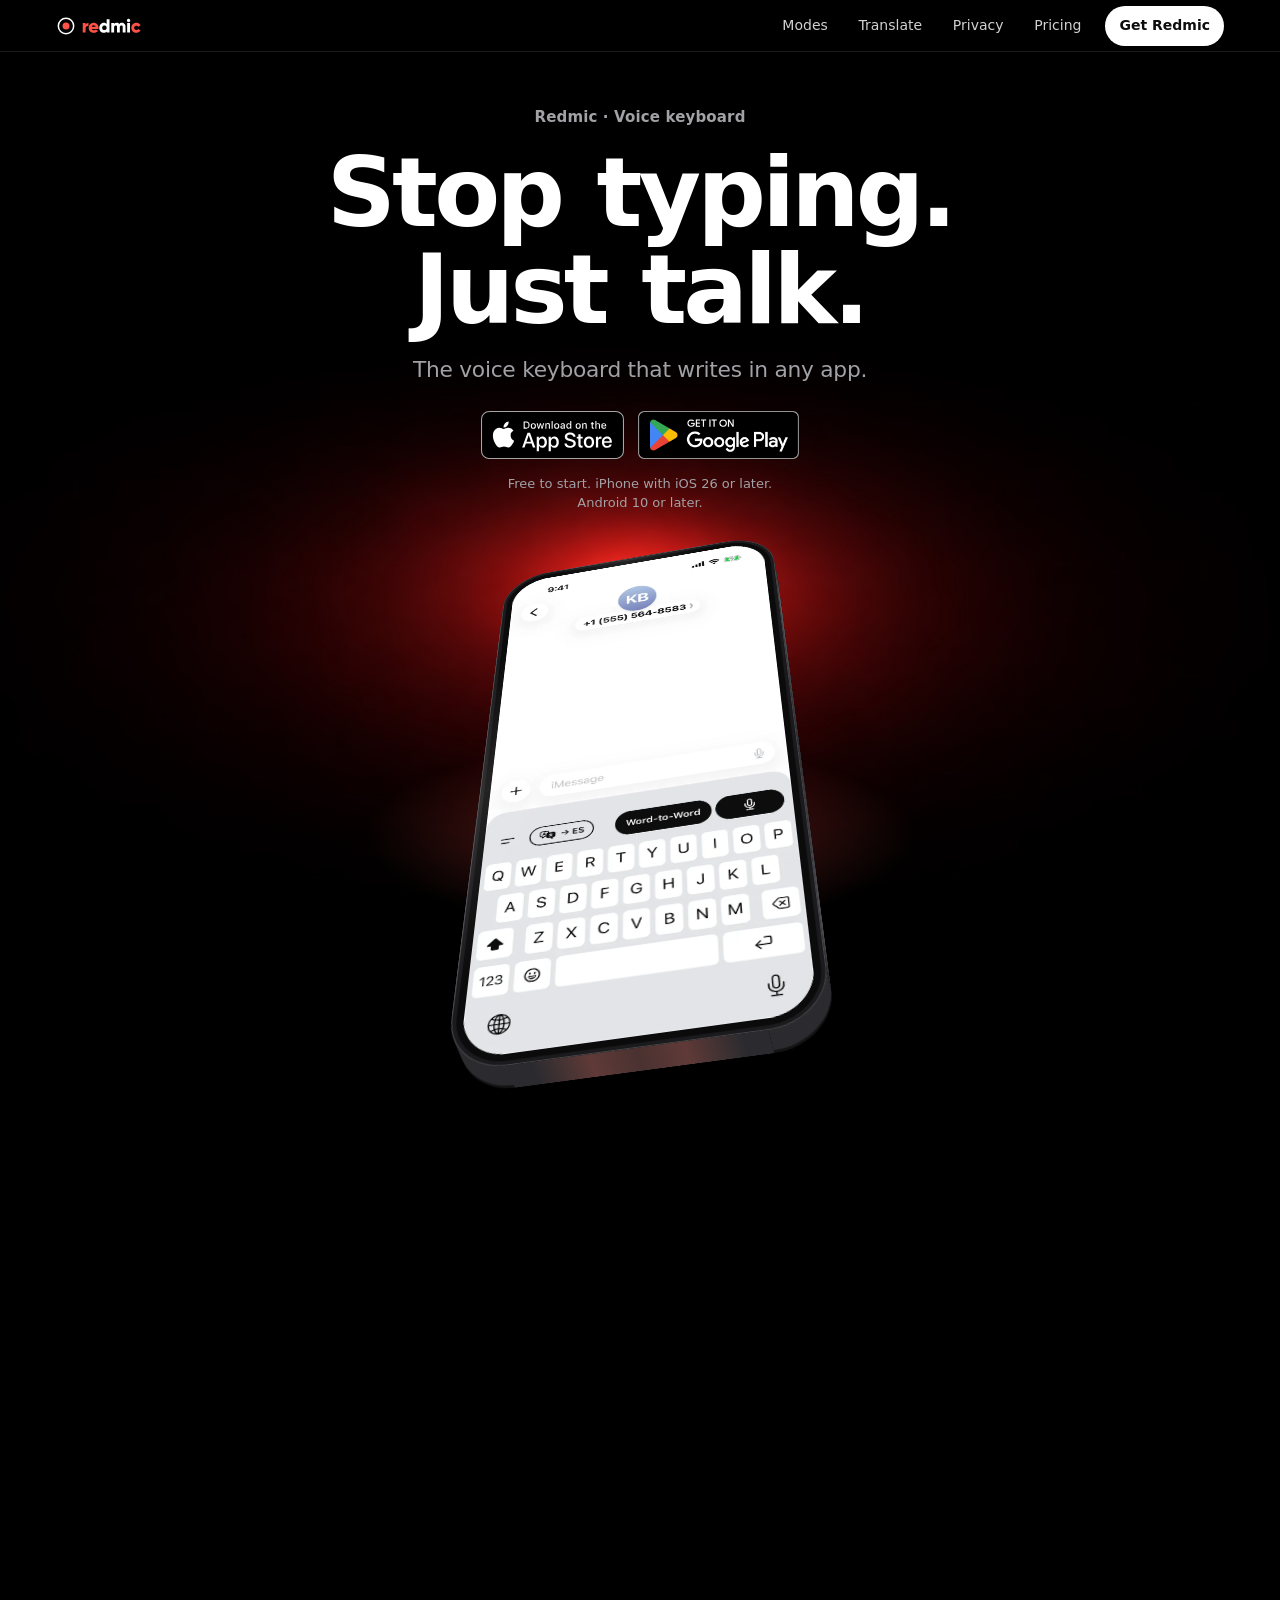
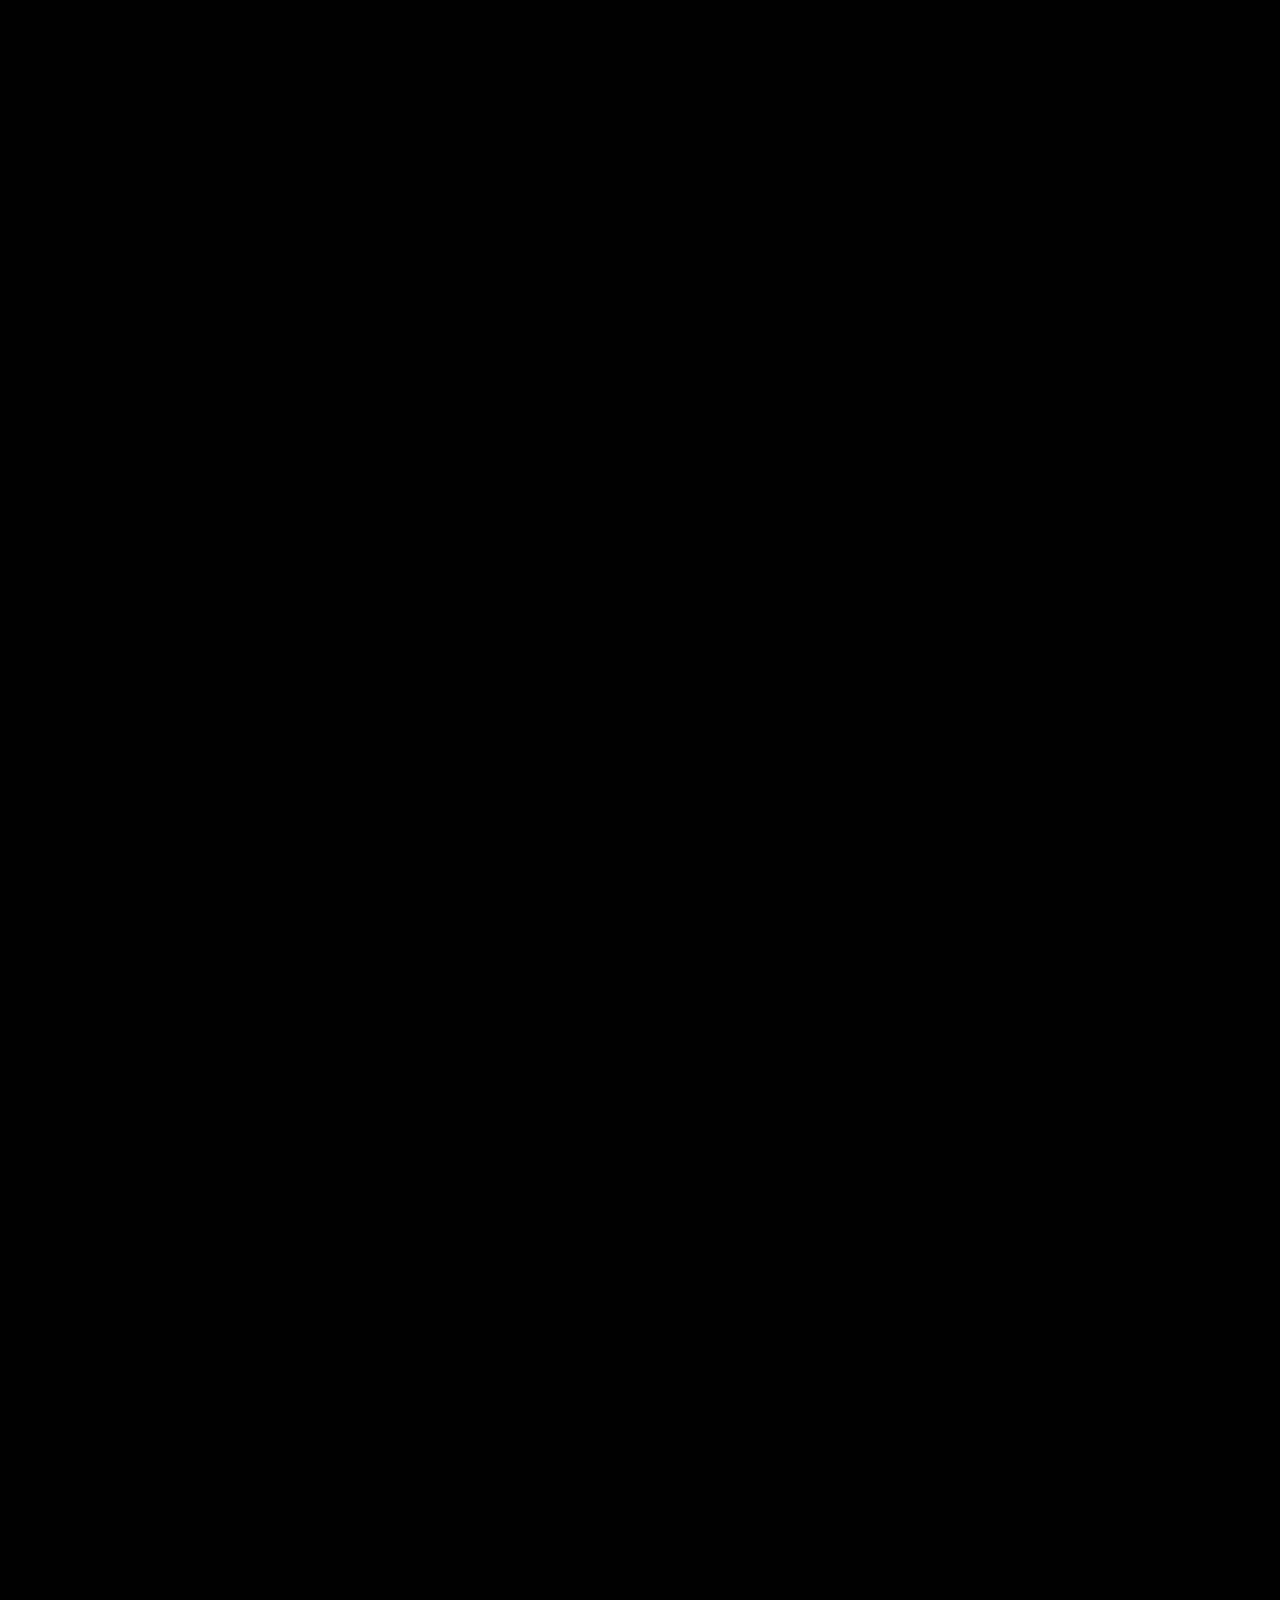
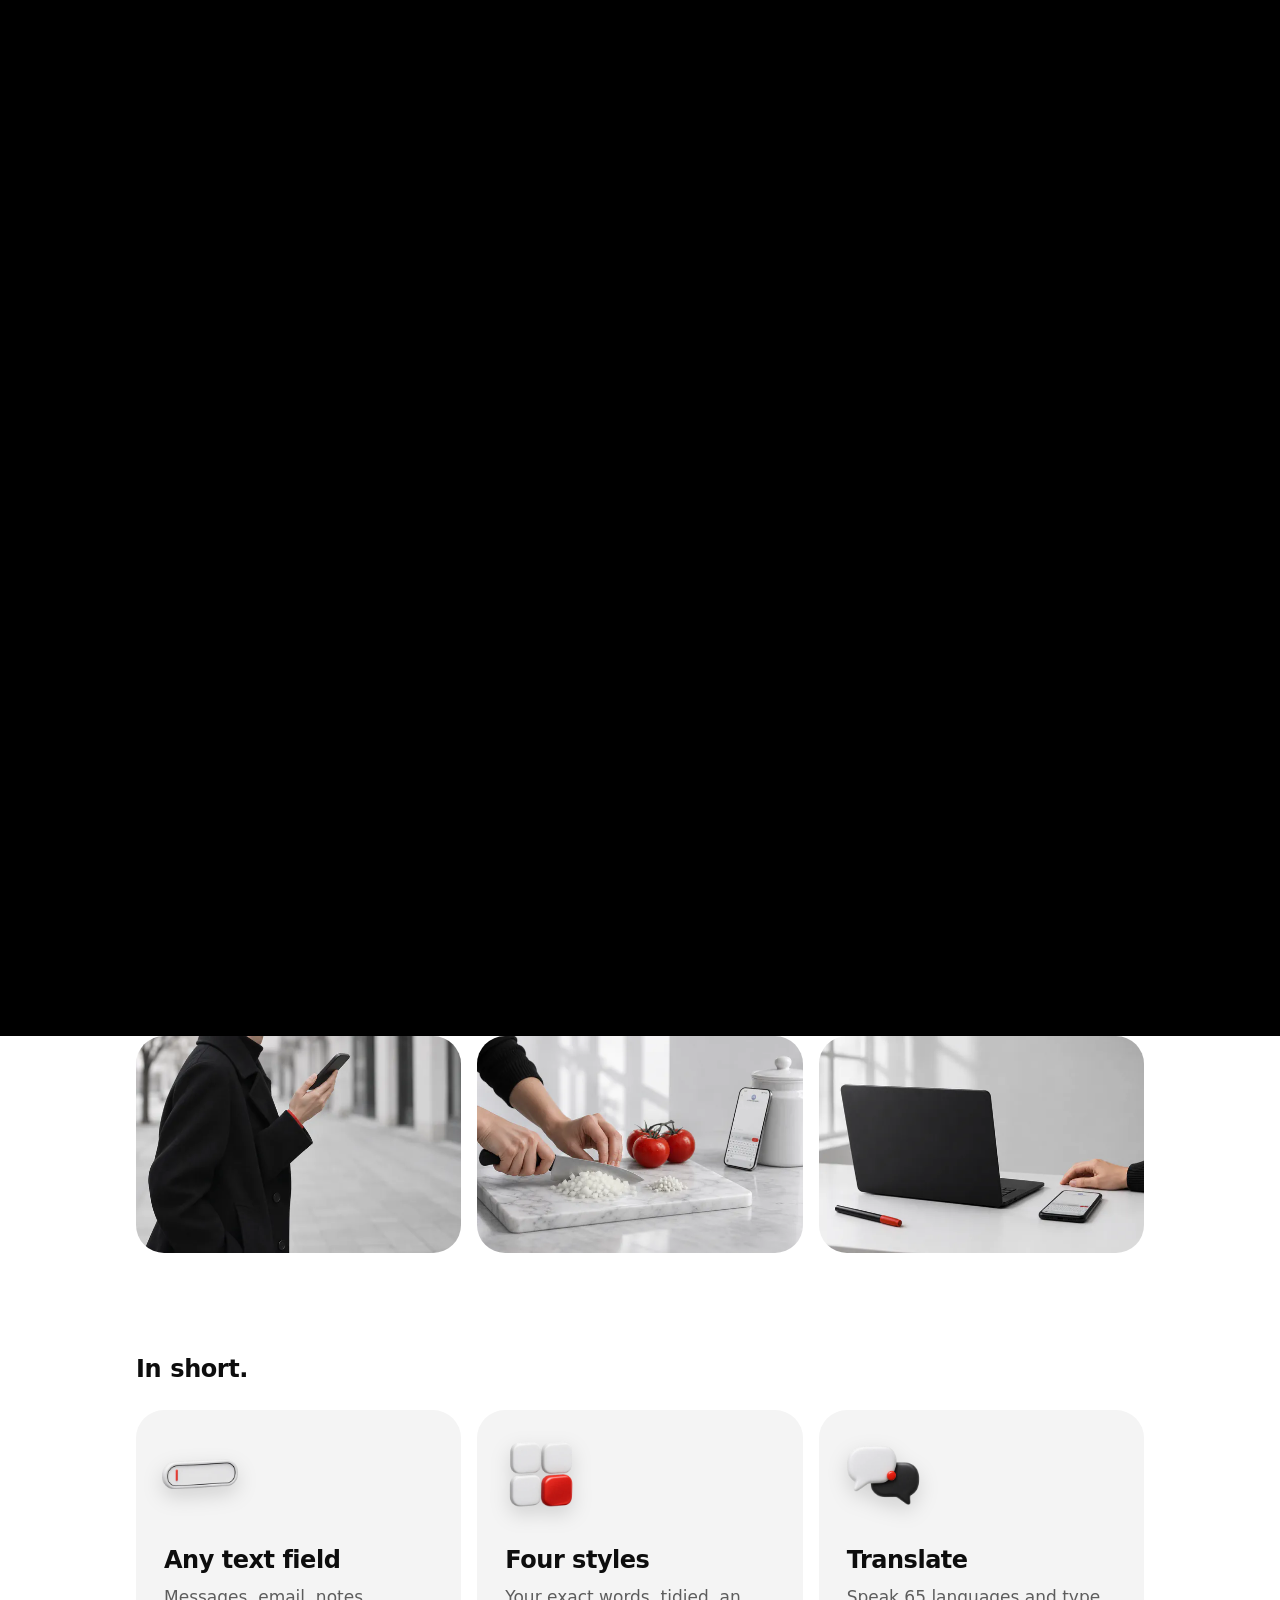
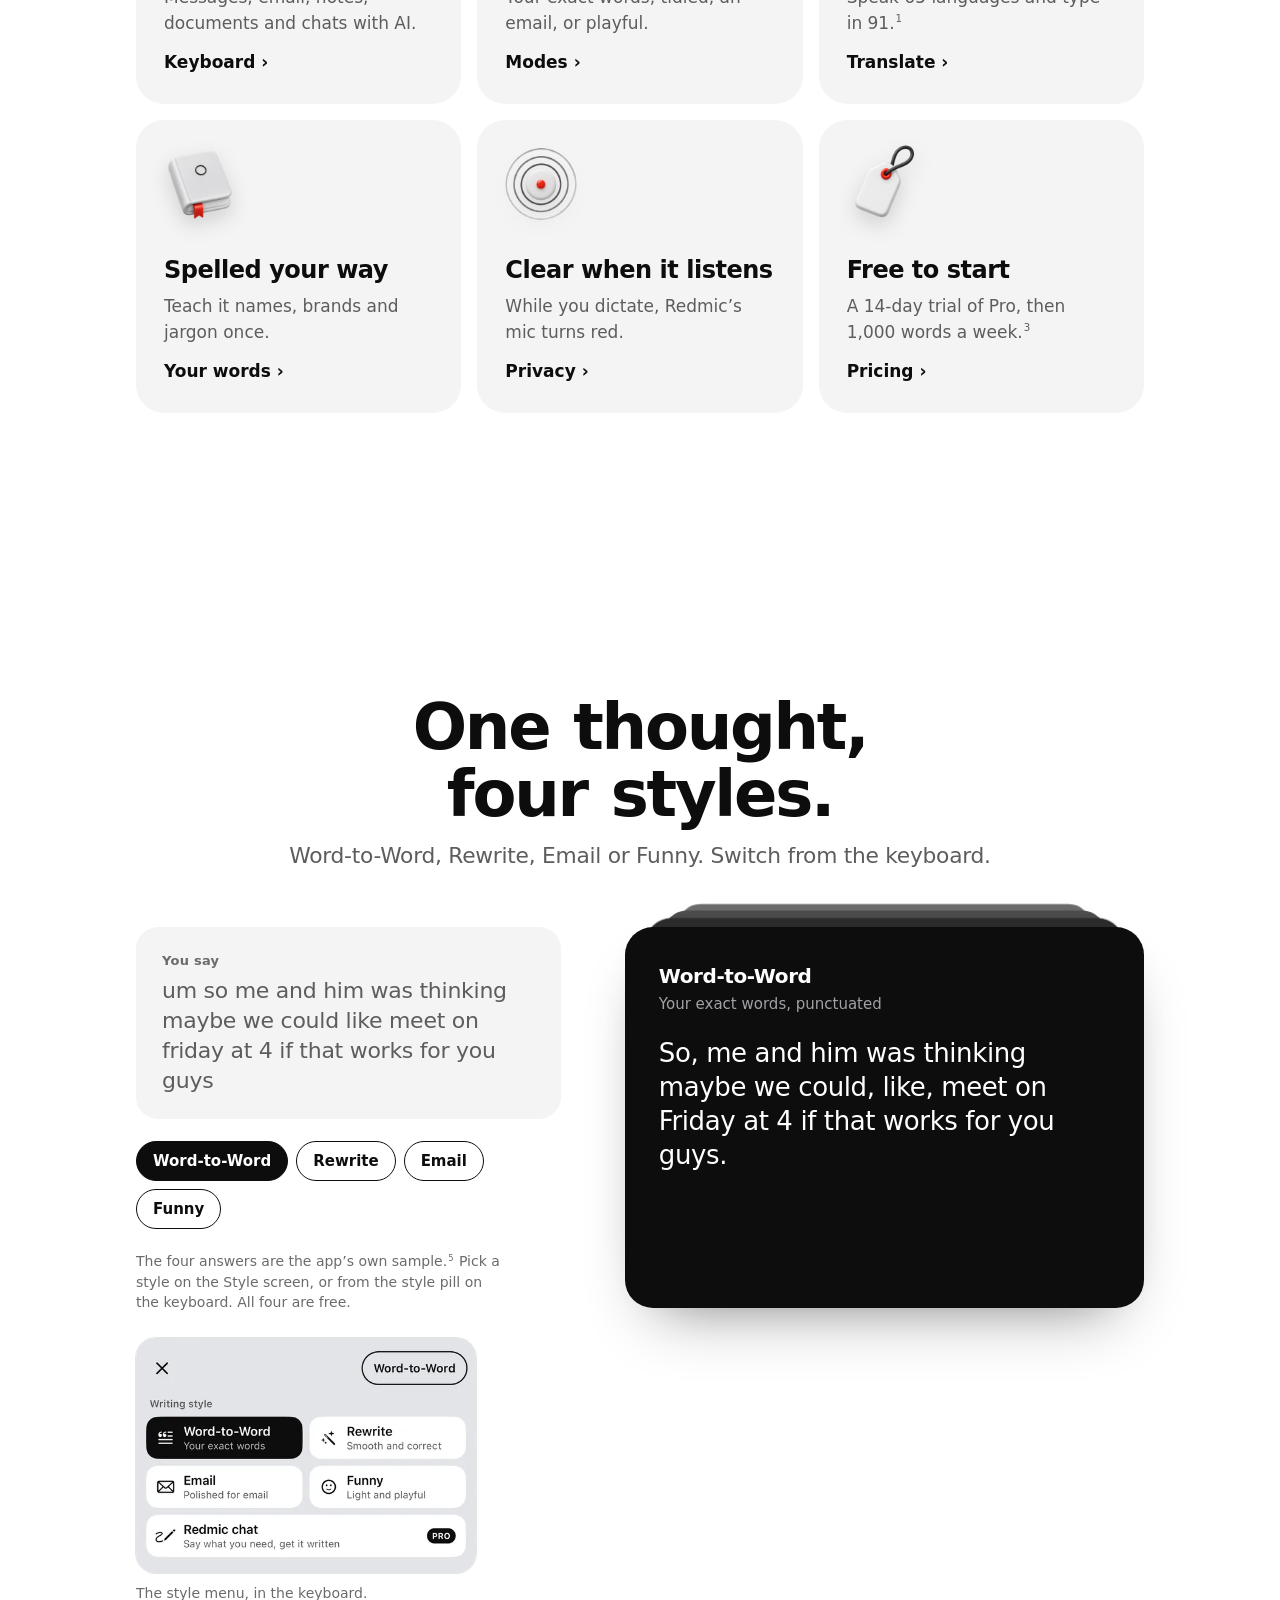
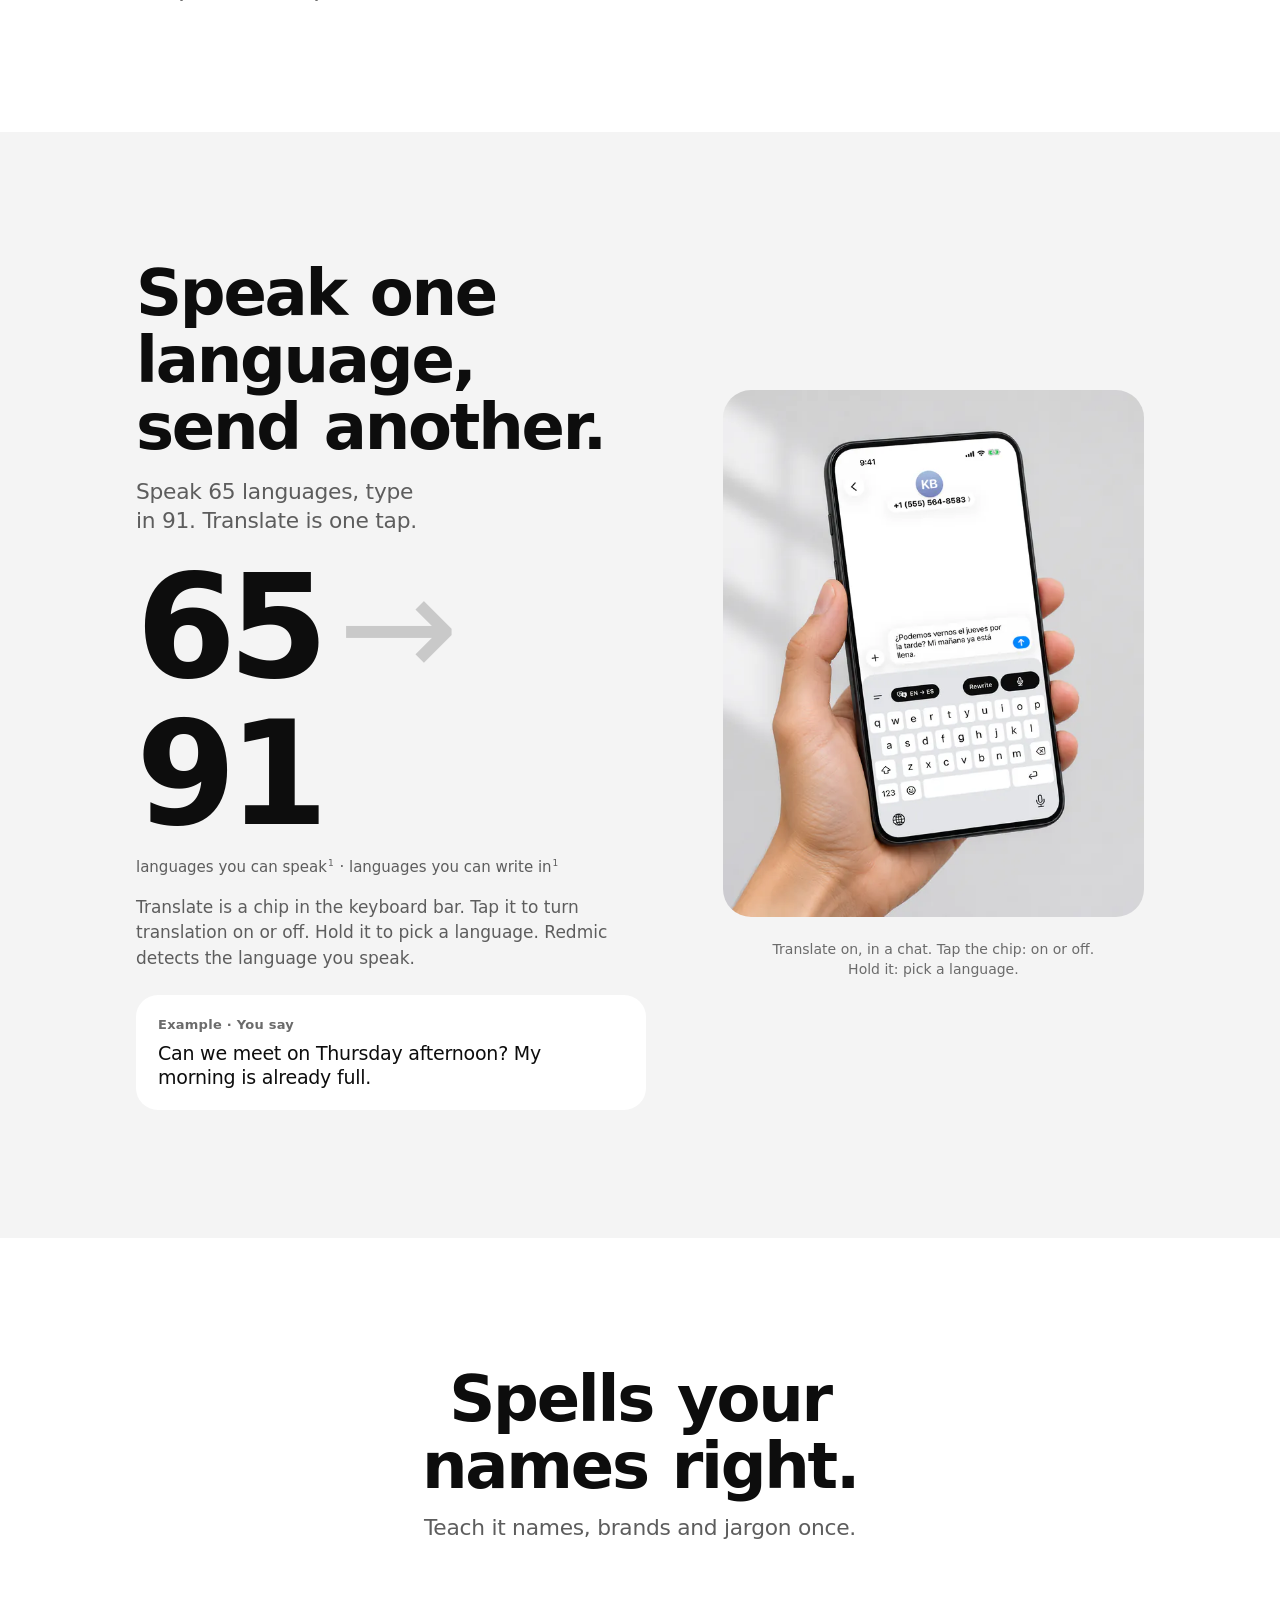
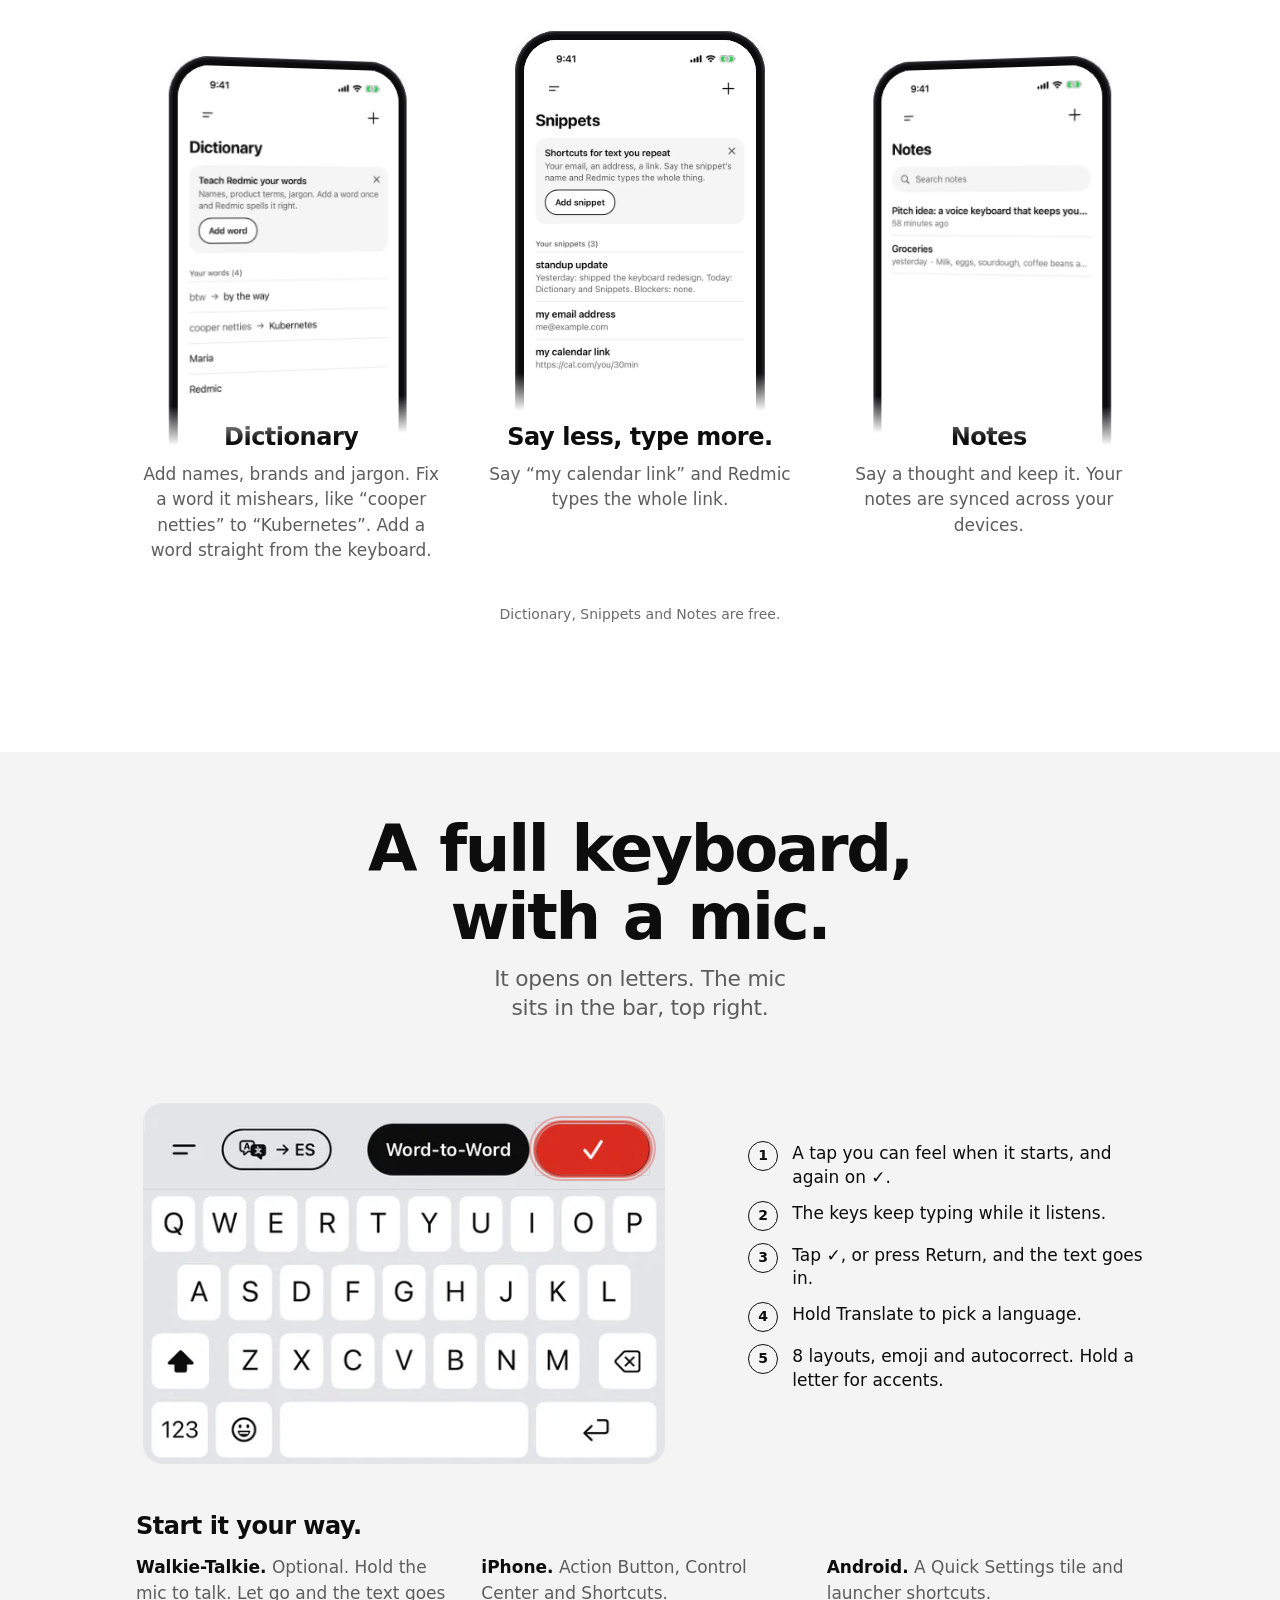
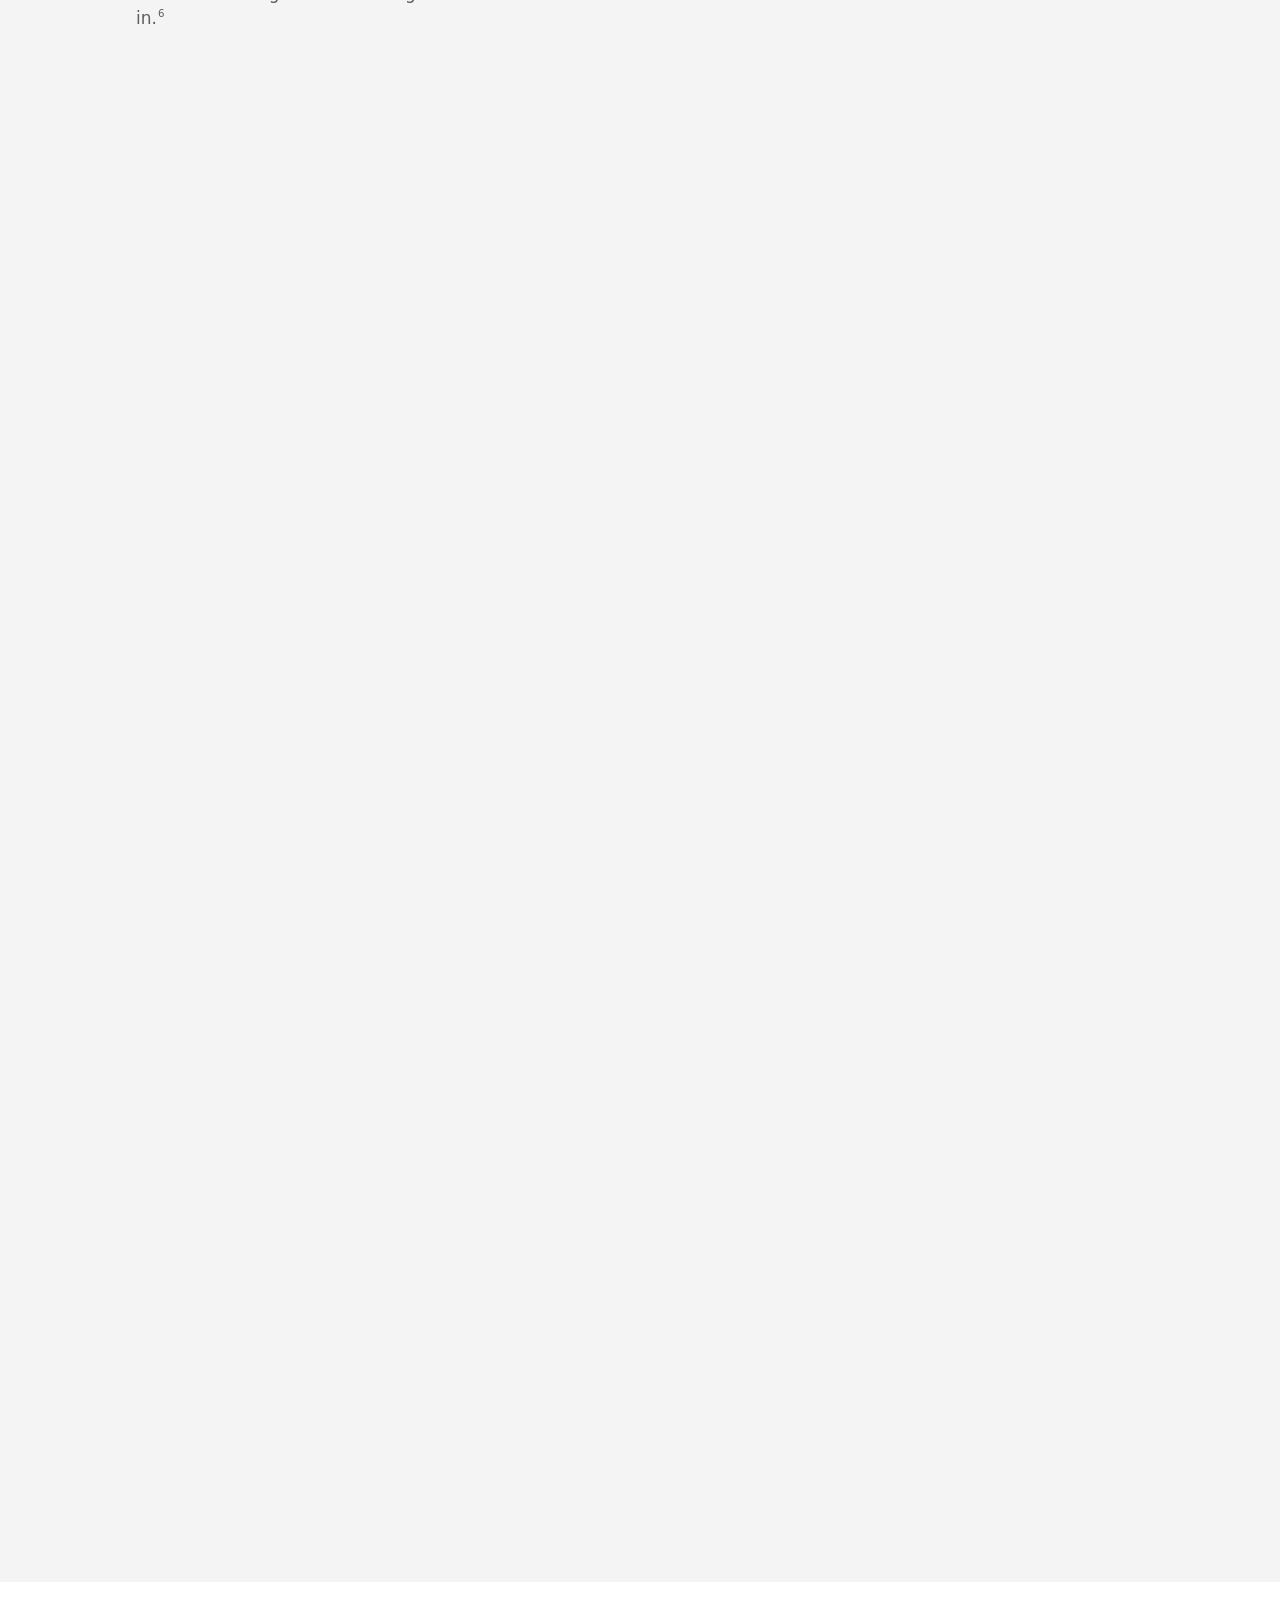
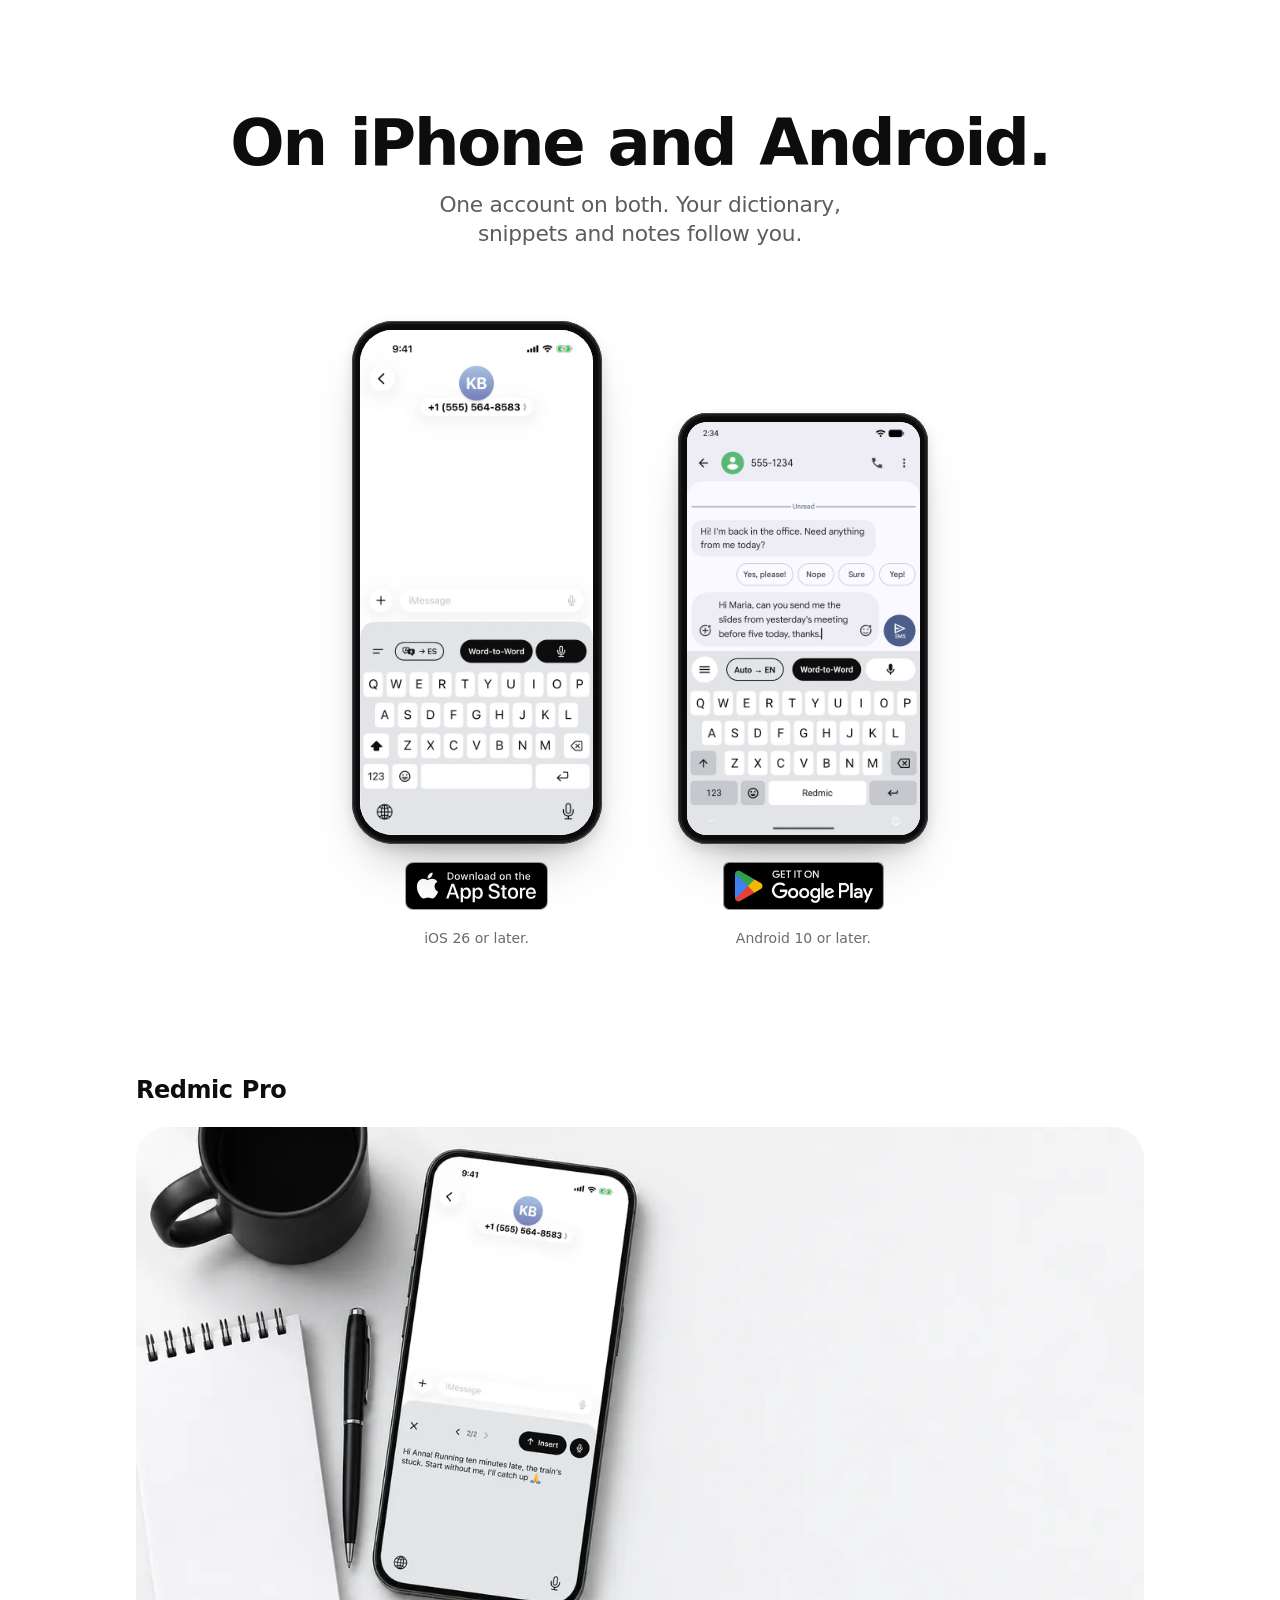
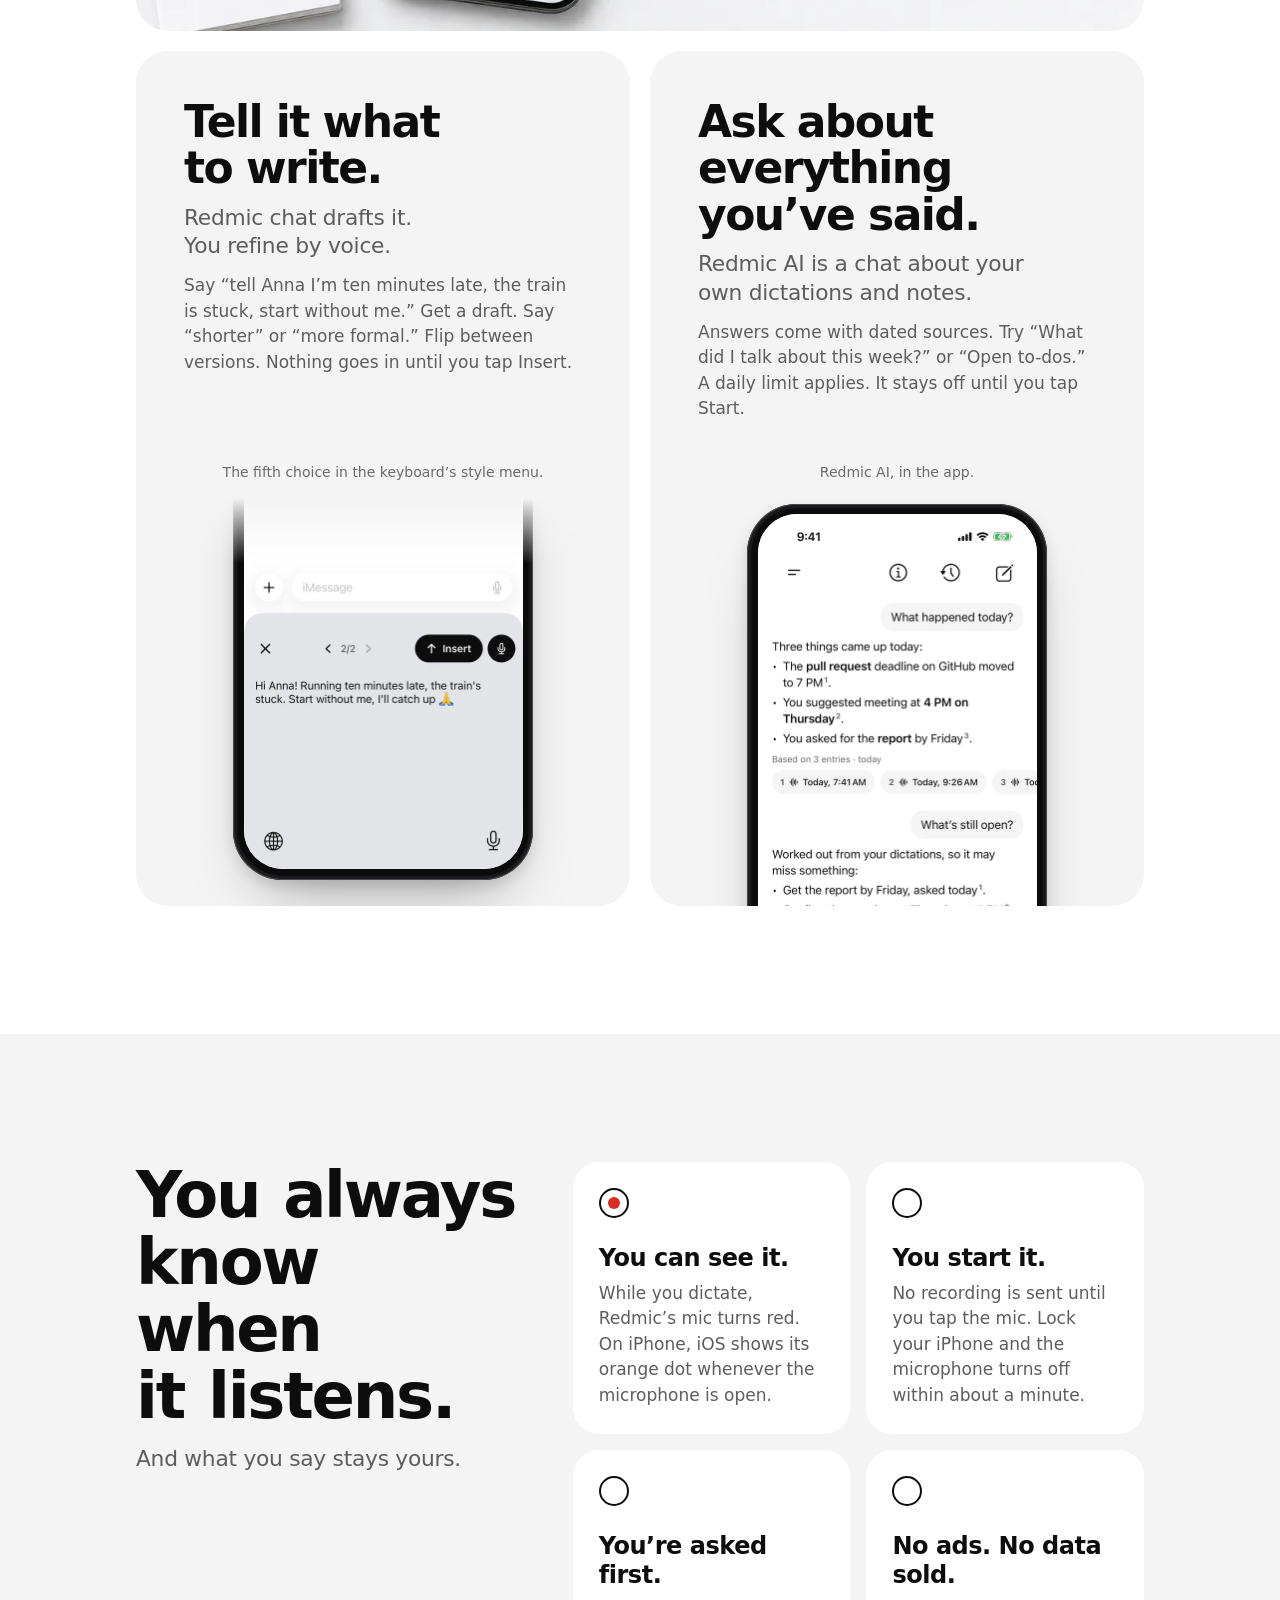
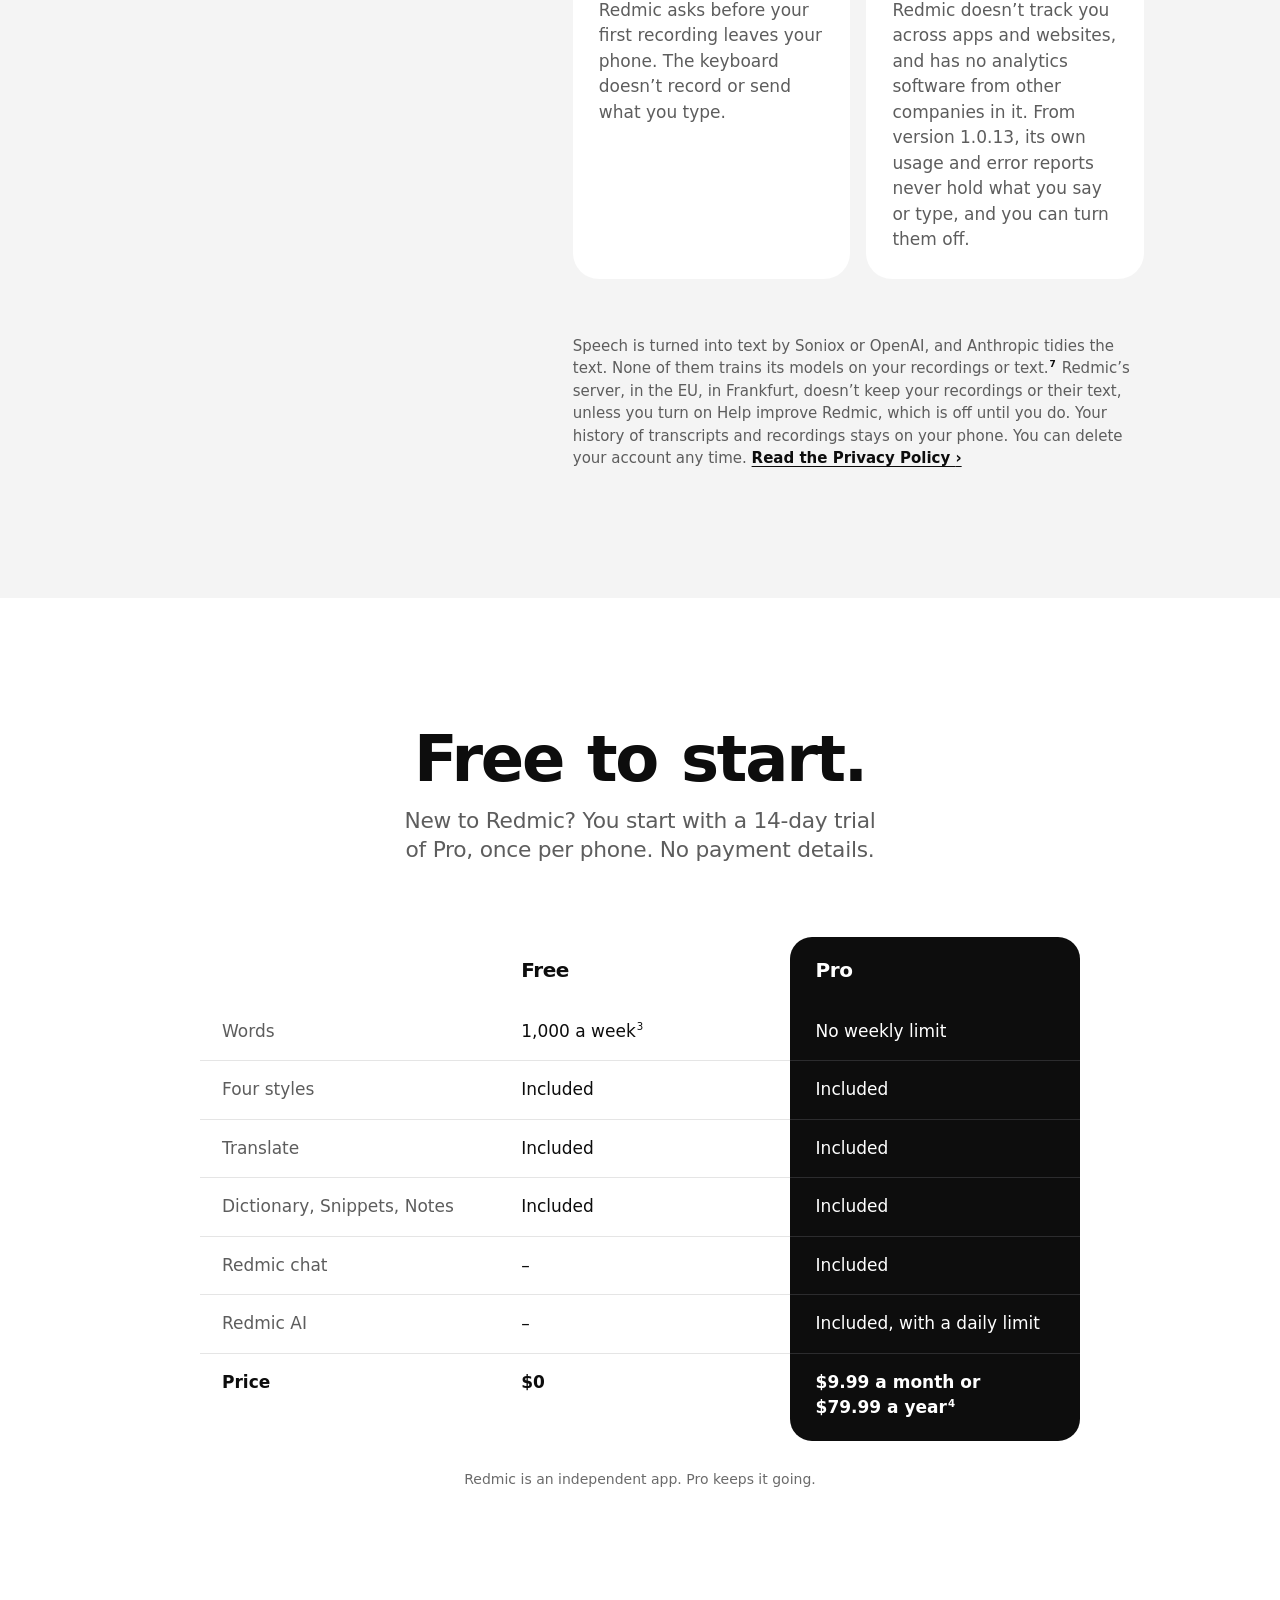
<file: index.html>
<!doctype html>
<html lang="en" data-nav="dark">
<head>
<meta charset="utf-8">
<meta name="viewport" content="width=device-width, initial-scale=1, viewport-fit=cover">
<meta name="color-scheme" content="only light">
<title>Redmic: the voice keyboard that writes in any app</title>
<meta name="description" content="Redmic is a voice dictation keyboard for iPhone and Android. Tap the mic in any text field and talk: punctuated text, no ums, names spelled your way.">
<link rel="canonical" href="https://redmic.ai/">
<meta name="apple-itunes-app" content="app-id=6829429992">
<meta name="theme-color" content="#000000">
<meta property="og:type" content="website">
<meta property="og:site_name" content="Redmic">
<meta property="og:url" content="https://redmic.ai/">
<meta property="og:title" content="Redmic: Stop typing. Just talk.">
<meta property="og:description" content="The voice keyboard that writes in any app. Free on the App Store and Google Play.">
<meta property="og:image" content="https://redmic.ai/assets/og.jpg">
<meta property="og:image:width" content="1200">
<meta property="og:image:height" content="630">
<meta property="og:image:alt" content="The Redmic keyboard on a phone, its microphone key red, beside the words Stop typing. Just talk.">
<meta name="twitter:card" content="summary_large_image">
<link rel="icon" href="favicon.ico" sizes="32x32">
<link rel="icon" href="favicon.svg" type="image/svg+xml">
<link rel="apple-touch-icon" href="apple-touch-icon.png">
<script>(function(d,c){try{if(!/[?&]plain(?=[&=]|$)/.test(location.search)&&!matchMedia("(prefers-reduced-motion: reduce)").matches&&window.CSS&&CSS.supports("height","100svh")&&CSS.supports("transform-style","preserve-3d")&&!(navigator.connection&&navigator.connection.saveData)&&!(parseFloat(getComputedStyle(d).fontSize)>20)&&innerWidth>=340&&innerHeight>=520){c+=" scrub";d.className=c;var s=matchMedia("(max-aspect-ratio: 4/5)").matches?"assets/gen/hero-plate-tall-941.avif?v=a6448320 941w":"assets/gen/hero-plate-wide-1280.avif?v=8d7ff1bd 1280w, assets/gen/hero-plate-wide-1672.avif?v=23719fe8 1672w",l=document.createElement("link");if(s){l.rel="preload";l.as="image";l.type="image/avif";l.setAttribute("imagesrcset",s);l.setAttribute("imagesizes","100vw");document.head.appendChild(l)}}}catch(e){}d.className=c;addEventListener("load",function(){if(!window.__redmic)d.className=""})})(document.documentElement,"js");</script>
<link rel="stylesheet" href="home.css?v=5c50383a">
<script defer src="home.js?v=c1f0ca40" fetchpriority="high" onerror="document.documentElement.className=''"></script>
<link rel="preload" as="image" href="assets/shots/kb-hero-idle-560.webp?v=56d875d2" imagesrcset="assets/shots/kb-hero-idle-560.webp?v=56d875d2 560w, assets/shots/kb-hero-idle-900.webp?v=d7370e88 900w, assets/shots/kb-hero-idle-1206.webp?v=78469387 1206w" imagesizes="(max-width: 600px) 65vw, 410px" fetchpriority="high">

<script type="application/ld+json">{"@context":"https://schema.org","@type":"SoftwareApplication","name":"Redmic: Voice Keyboard","description":"Redmic is a voice dictation keyboard for iPhone and Android. Tap the mic in any text field and talk: punctuated text, no ums, names spelled your way.","url":"https://redmic.ai/","applicationCategory":"UtilitiesApplication","operatingSystem":"iOS 26 or later, Android 10 or later","offers":{"@type":"Offer","price":"0","priceCurrency":"USD"},"sameAs":["https://apps.apple.com/app/id6829429992","https://play.google.com/store/apps/details?id=com.antonmironenko.redmic"],"publisher":{"@type":"Organization","name":"OKNENOR L.L.C-FZ"}}</script>
</head>
<body data-slots="hero-plate-tall hero-plate-wide life-walk life-cook life-desk icon-field icon-styles icon-translate icon-dictionary icon-listening icon-free hand-scene desk-scene cta-plate-wide">
<a class="skip" href="#main">Skip to content</a>

<header class="nav">
  <a class="nav__brand" href="./" aria-label="Redmic"><svg class="logo" viewBox="0 0 103.49 24" width="4.3121em" height="1em" aria-hidden="true"><circle cx="12" cy="12" r="9.2" fill="none" stroke="currentColor" stroke-width="1.8"/><circle class="red" cx="12" cy="12" r="4.2"/><path fill="currentColor" fill-rule="evenodd" d="M86.75 3.37C85.97 3.54 85.37 4.09 85.13 4.85L85.07 5.05L85.07 5.41L85.07 5.78L85.16 6.02C85.46 6.89 86.23 7.45 87.11 7.45C88.24 7.45 89.16 6.53 89.16 5.4C89.16 4.65 88.77 3.99 88.1 3.6C88.03 3.56 87.86 3.49 87.73 3.45L87.49 3.37L87.18 3.36C87.01 3.35 86.81 3.36 86.75 3.37ZM60.79 6.7L60.79 9.51L60.56 9.29C60.11 8.88 59.64 8.59 59.09 8.41C58.55 8.23 58.05 8.15 57.41 8.15C56.57 8.16 55.91 8.31 55.16 8.67C53.66 9.41 52.55 10.82 52.12 12.57C51.98 13.18 51.94 13.49 51.94 14.18C51.94 14.88 51.98 15.19 52.12 15.79C52.49 17.29 53.35 18.55 54.58 19.37C55.02 19.66 55.7 19.96 56.24 20.09C56.99 20.26 57.97 20.25 58.75 20.06C59.48 19.87 60.05 19.56 60.59 19.05L60.79 18.85L60.79 19.38L60.79 19.9L62.5 19.9L64.22 19.9L64.22 11.9L64.22 3.89L62.5 3.89L60.79 3.89L60.79 6.7ZM58.85 11.49C59.8 11.74 60.44 12.38 60.7 13.38L60.77 13.62L60.77 14.18L60.77 14.74L60.7 14.99C60.44 15.98 59.81 16.62 58.85 16.88L58.59 16.95L58.09 16.95L57.58 16.95L57.34 16.89C56.59 16.69 56.04 16.27 55.7 15.63C55.41 15.09 55.29 14.36 55.4 13.67C55.57 12.48 56.35 11.66 57.52 11.44C57.65 11.42 57.85 11.41 58.15 11.41L58.59 11.42L58.85 11.49ZM72.17 8.18C71.51 8.27 70.97 8.46 70.52 8.77C70.28 8.92 69.97 9.21 69.83 9.4L69.75 9.51L69.75 8.99L69.75 8.47L68.04 8.47L66.32 8.47L66.32 14.18L66.32 19.9L68.04 19.9L69.75 19.9L69.75 16.53L69.75 13.16L69.79 12.91C69.92 12.08 70.35 11.55 71.03 11.36C71.24 11.3 71.78 11.3 71.99 11.35C72.25 11.41 72.51 11.55 72.68 11.72C72.94 11.99 73.07 12.28 73.14 12.75L73.18 13L73.18 16.45L73.18 19.9L74.9 19.9L76.61 19.9L76.61 16.53L76.61 13.16L76.65 12.91C76.78 12.08 77.21 11.55 77.89 11.36C78.1 11.3 78.64 11.3 78.85 11.35C79.11 11.41 79.37 11.55 79.54 11.72C79.8 11.99 79.93 12.28 80.01 12.75L80.04 13L80.04 16.45L80.04 19.9L81.76 19.9L83.48 19.9L83.47 16.09C83.46 12.1 83.46 12.18 83.34 11.6C83.22 11.01 82.97 10.39 82.65 9.91C82.42 9.56 81.94 9.08 81.59 8.85C81.14 8.55 80.67 8.36 80.11 8.24L79.8 8.18L79.26 8.16C78.85 8.15 78.66 8.16 78.41 8.19C77.34 8.33 76.56 8.73 75.96 9.46C75.88 9.55 75.82 9.62 75.81 9.62C75.8 9.62 75.74 9.56 75.68 9.48C75.41 9.12 74.94 8.72 74.54 8.52C74.33 8.41 73.97 8.29 73.68 8.23C73.48 8.19 73.32 8.17 72.88 8.17C72.58 8.16 72.26 8.17 72.17 8.18ZM85.4 14.18L85.4 19.9L87.11 19.9L88.83 19.9L88.83 14.18L88.83 8.47L87.11 8.47L85.4 8.47L85.4 14.18Z"/><path class="red" fill-rule="evenodd" d="M44.47 8.19C41.99 8.48 40.05 10.12 39.43 12.47C39.14 13.55 39.14 14.77 39.41 15.85C39.96 17.98 41.57 19.51 43.81 20.03C44.71 20.24 45.93 20.27 46.87 20.11C47.82 19.94 48.66 19.59 49.37 19.05C49.81 18.72 50.58 17.89 50.49 17.85C50.47 17.83 49.86 17.48 49.12 17.06L47.79 16.29L47.65 16.42C47.26 16.77 46.72 17.02 46.12 17.11C45.77 17.17 45.03 17.15 44.69 17.07C44.09 16.94 43.69 16.73 43.33 16.36C43.12 16.13 42.86 15.71 42.86 15.58C42.86 15.57 44.6 15.56 46.91 15.56L50.96 15.56L50.99 15.4C51.06 14.95 51.08 14.77 51.08 14.21C51.08 13.58 51.06 13.32 50.96 12.84C50.45 10.27 48.49 8.46 45.94 8.18C45.61 8.14 44.84 8.15 44.47 8.19ZM45.96 11.27C46.4 11.38 46.72 11.55 46.99 11.81C47.28 12.09 47.49 12.42 47.63 12.81L47.69 12.99L45.23 12.99C43.29 12.99 42.78 12.98 42.78 12.96C42.78 12.9 42.95 12.51 43.04 12.34C43.38 11.74 43.99 11.34 44.74 11.22C45.01 11.18 45.73 11.21 45.96 11.27ZM95.63 8.19C92.82 8.55 90.76 10.58 90.4 13.36C90.35 13.73 90.35 14.52 90.39 14.9C90.67 17.5 92.52 19.54 95.07 20.08C95.92 20.26 96.99 20.25 97.84 20.06C99.33 19.71 100.64 18.78 101.43 17.51C101.5 17.4 101.56 17.29 101.56 17.28C101.56 17.27 98.68 15.6 98.6 15.57C98.59 15.56 98.54 15.63 98.49 15.72C98.39 15.91 98.1 16.22 97.88 16.38C97.67 16.54 97.37 16.67 97.07 16.75L96.82 16.82L96.38 16.82L95.93 16.82L95.71 16.76C94.71 16.51 94.03 15.78 93.83 14.75C93.75 14.31 93.79 13.67 93.92 13.24C94.19 12.42 94.84 11.83 95.71 11.6L95.93 11.55L96.38 11.55L96.82 11.55L97.06 11.62C97.74 11.8 98.2 12.15 98.56 12.76L98.58 12.81L99.6 12.22C100.16 11.9 100.83 11.51 101.09 11.36C101.46 11.14 101.56 11.07 101.55 11.04C101.47 10.83 101.01 10.23 100.66 9.88C99.78 9 98.64 8.42 97.36 8.22C97 8.16 96 8.14 95.63 8.19ZM38.5 8.26C37.84 8.33 37.15 8.58 36.65 8.94C36.22 9.23 35.83 9.71 35.64 10.16C35.59 10.28 35.54 10.4 35.53 10.43C35.52 10.46 35.51 10.07 35.5 9.47L35.5 8.47L33.79 8.47L32.07 8.47L32.07 14.18L32.07 19.9L33.79 19.9L35.5 19.9L35.51 17.11L35.52 14.33L35.57 14.09C35.68 13.65 35.81 13.36 36.04 13.06C36.39 12.61 36.97 12.28 37.68 12.14C37.92 12.09 38.72 12.07 38.86 12.11L38.93 12.13L38.93 10.18L38.93 8.23L38.82 8.24C38.76 8.24 38.62 8.25 38.5 8.26Z"/></svg></a>
  <nav class="nav__links" aria-label="Sections">
    <a href="#modes">Modes</a>
    <a href="#translate">Translate</a>
    <a href="#privacy">Privacy</a>
    <a href="#pricing">Pricing</a>
  </nav>
  <a class="button button--small nav__get" href="#get" data-get>Get Redmic</a>
</header>

<main id="main">

<!-- 1–3. The opening: the promise, the demo, and the turn from black to white. One pinned scene. -->
<section class="scene hero" id="top" data-scene="hero" data-len="440,360" data-tone="dark">
  <div class="stage">
    <div class="hero__glow" aria-hidden="true"></div>
    <div class="hero__plate" aria-hidden="true"><picture class="slot slot-hero-plate-tall"><source type="image/avif" srcset="assets/gen/hero-plate-tall-941.avif?v=a6448320 941w" sizes="100vw"><img src="assets/gen/hero-plate-tall-941.webp?v=5dbe4429" srcset="assets/gen/hero-plate-tall-941.webp?v=5dbe4429 941w" sizes="100vw" width="941" height="1672" alt="" decoding="async" loading="lazy"></picture><picture class="slot slot-hero-plate-wide"><source type="image/avif" srcset="assets/gen/hero-plate-wide-1280.avif?v=8d7ff1bd 1280w, assets/gen/hero-plate-wide-1672.avif?v=23719fe8 1672w" sizes="100vw"><img src="assets/gen/hero-plate-wide-1280.webp?v=7962dd1d" srcset="assets/gen/hero-plate-wide-1280.webp?v=7962dd1d 1280w, assets/gen/hero-plate-wide-1672.webp?v=e78562d3 1672w" sizes="100vw" width="1672" height="941" alt="" decoding="async" loading="lazy"></picture></div>

    <div class="hero__copy" data-part="copy">
      <p class="eyebrow">Redmic · Voice keyboard</p>
      <h1>Stop typing. <span class="nowrap">Just talk.</span></h1>
      <p class="lead">The voice keyboard that writes in any app.</p>
      <div class="stores">
        <a class="store" href="https://apps.apple.com/app/id6829429992"><img src="assets/badges/app-store.svg?v=2f2fe1cb" width="144" height="48" alt="Download on the App Store"></a>
        <a class="store" href="https://play.google.com/store/apps/details?id=com.antonmironenko.redmic"><img src="assets/badges/google-play.png?v=454035a4" width="161" height="48" alt="Get it on Google Play"></a>
      </div>
      <p class="fine">Free to start. <span class="nowrap">iPhone with iOS 26 or later.</span> <span class="nowrap">Android 10 or later.</span></p>
    </div>

    <div class="hero__say" data-part="say">
      <p class="tag">You say</p>
      <p class="say__line" aria-hidden="true"><span class="w w--filler">um</span><span class="w">could</span> <span class="w">we</span> <span class="w">meet</span> <span class="w">on</span> <span class="w">thursday</span> <span class="w">afternoon</span> <span class="w">instead</span> <span class="w w--filler">uh</span><span class="w">my</span> <span class="w">morning</span> <span class="w">is</span> <span class="w">already</span> <span class="w">full</span></p>
      <p class="sr">um could we meet on thursday afternoon instead uh my morning is already full</p>
      <p class="hero__writes"><span class="tag">Redmic writes</span> Could we meet on Thursday afternoon instead? My morning is already full.</p>
    </div>

    <ol class="hero__steps" data-part="steps" aria-hidden="true">
      <li>Tap the mic.</li>
      <li>Talk.</li>
      <li>Tap ✓.</li>
    </ol>

    <div class="hero__claim" data-part="claim">
      <h2>Messy speech. <span class="nowrap">Clean text.</span></h2>
      <p class="lead">Punctuation in, “um” and “uh” out, names spelled your way.</p>
    </div>

    <div class="hero__device" data-part="device">
      <div class="phone phone--solid" data-part="phone">
        <i class="phone__shadow" data-part="shadow" aria-hidden="true"></i>
        <div class="phone__tilt" data-part="tilt">
          <i class="phone__rim phone__rim--top"></i><i class="phone__rim phone__rim--bottom"></i><i class="phone__rim phone__rim--left"></i><i class="phone__rim phone__rim--right"></i>
          <div class="phone__back"></div>
          <div class="phone__front">
            <div class="phone__screen" data-part="screen" data-frame="0">
              <img src="assets/shots/kb-hero-idle-560.webp?v=56d875d2" srcset="assets/shots/kb-hero-idle-560.webp?v=56d875d2 560w, assets/shots/kb-hero-idle-900.webp?v=d7370e88 900w, assets/shots/kb-hero-idle-1206.webp?v=78469387 1206w" sizes="(max-width: 600px) 65vw, 410px" width="1206" height="2622" alt="The Redmic keyboard in a chat: letter keys, with a wide microphone key at the top right of its bar." decoding="async" loading="eager">
              <img src="assets/shots/kb-hero-listening-560.webp?v=c6981cf6" srcset="assets/shots/kb-hero-listening-560.webp?v=c6981cf6 560w, assets/shots/kb-hero-listening-900.webp?v=171a7dfd 900w, assets/shots/kb-hero-listening-1206.webp?v=34dc0d4e 1206w" sizes="(max-width: 600px) 65vw, 410px" width="1206" height="2622" alt="" decoding="async" loading="eager">
              <img src="assets/shots/kb-hero-inserted-560.webp?v=90806483" srcset="assets/shots/kb-hero-inserted-560.webp?v=90806483 560w, assets/shots/kb-hero-inserted-900.webp?v=d3f8563c 900w, assets/shots/kb-hero-inserted-1206.webp?v=70464584 1206w" sizes="(max-width: 600px) 65vw, 410px" width="1206" height="2622" alt="" decoding="async" loading="eager">
              <div class="rings" data-part="rings" style="left:75.3731%;top:61.3272%;width:21.8905%;height:4.5767%" aria-hidden="true"><i></i><i></i><i></i></div>
              <i class="probe" data-part="field" style="left:16.9154%;top:46.6438%;width:79.1045%;height:9.1915%" aria-hidden="true"></i>
              <i class="probe" data-part="mic" style="left:75.3731%;top:61.3272%;width:21.8905%;height:4.5767%" aria-hidden="true"></i>
            </div>
            <i class="phone__glare" data-part="glare" aria-hidden="true"></i>
          </div>
        </div>
      </div>
    </div>

    <div class="hero__fade" data-part="fade" aria-hidden="true"></div>

    <div class="hero__curtain" data-part="curtain" aria-hidden="true">
      <div class="hero__claim">
        <p class="h2">Messy speech. <span class="nowrap">Clean text.</span></p>
        <p class="lead">Punctuation in, “um” and “uh” out, names spelled your way.</p>
      </div>
    </div>
  </div>
</section>

<!-- 4. What it is, in the listing's own words. -->
<section class="statement" data-view="statement" data-tone="light">
  <p class="statement__text">Redmic is a keyboard that writes what you say. Switch to it in any text field, tap the mic and talk. Your words arrive in seconds: punctuated, with “um” and “uh” gone, and with names spelled the way you spell them.</p>
</section>

<!-- People using it: a row of photographs, shown once they have been made (docs/site/image-prompts.md). -->
<div class="life" aria-hidden="true"><img class="slot slot-life-walk" src="assets/gen/life-walk-640.webp?v=1a6906bd" srcset="assets/gen/life-walk-640.webp?v=1a6906bd 640w, assets/gen/life-walk-1280.webp?v=15435b41 1280w" sizes="(max-width: 760px) 82vw, 360px" width="1280" height="853" alt="" decoding="async" loading="lazy"><img class="slot slot-life-cook" src="assets/gen/life-cook-640.webp?v=b292b135" srcset="assets/gen/life-cook-640.webp?v=b292b135 640w, assets/gen/life-cook-1280.webp?v=ae259238 1280w" sizes="(max-width: 760px) 82vw, 360px" width="1280" height="853" alt="" decoding="async" loading="lazy"><img class="slot slot-life-desk" src="assets/gen/life-desk-640.webp?v=d67e0877" srcset="assets/gen/life-desk-640.webp?v=d67e0877 640w, assets/gen/life-desk-1280.webp?v=42a82dd8 1280w" sizes="(max-width: 760px) 82vw, 360px" width="1280" height="853" alt="" decoding="async" loading="lazy"></div>

<!-- 5. The whole page in six cards. -->
<section class="short" aria-labelledby="short-title" data-tone="light">
  <h2 class="kicker" id="short-title">In short.</h2>
  <ul class="short__row" tabindex="0" aria-label="Highlights">
    <li class="card" data-reveal>
      <div class="card__icon"><img class="slot slot-icon-field" src="assets/gen/icon-field-256.webp?v=33afa5eb" srcset="assets/gen/icon-field-256.webp?v=33afa5eb 256w" sizes="92px" width="256" height="256" alt="" decoding="async" loading="lazy"><svg viewBox="0 0 48 48" aria-hidden="true"><rect x="5" y="13" width="38" height="22" rx="8"/><path d="M15 20v8"/></svg></div>
      <h3>Any text field</h3>
      <p>Messages, email, notes, documents and chats with AI.</p>
      <a href="#keyboard">Keyboard <span aria-hidden="true">›</span></a>
    </li>
    <li class="card" data-reveal>
      <div class="card__icon"><img class="slot slot-icon-styles" src="assets/gen/icon-styles-256.webp?v=31f9589b" srcset="assets/gen/icon-styles-256.webp?v=31f9589b 256w" sizes="92px" width="256" height="256" alt="" decoding="async" loading="lazy"><svg viewBox="0 0 48 48" aria-hidden="true"><rect x="6" y="6" width="15" height="15" rx="4.5"/><rect x="27" y="6" width="15" height="15" rx="4.5"/><rect x="6" y="27" width="15" height="15" rx="4.5"/><rect x="27" y="27" width="15" height="15" rx="4.5"/></svg></div>
      <h3>Four styles</h3>
      <p>Your exact words, tidied, an email, or playful.</p>
      <a href="#modes">Modes <span aria-hidden="true">›</span></a>
    </li>
    <li class="card" data-reveal>
      <div class="card__icon"><img class="slot slot-icon-translate" src="assets/gen/icon-translate-256.webp?v=c241dcee" srcset="assets/gen/icon-translate-256.webp?v=c241dcee 256w" sizes="92px" width="256" height="256" alt="" decoding="async" loading="lazy"><svg viewBox="0 0 48 48" aria-hidden="true"><path d="M7 11a5 5 0 0 1 5-5h14a5 5 0 0 1 5 5v9a5 5 0 0 1-5 5H16l-6 5v-5.4A5 5 0 0 1 7 20z"/><path d="M36 19h1a5 5 0 0 1 5 5v9a5 5 0 0 1-3 4.6V43l-6-5H23a5 5 0 0 1-4.6-3"/></svg></div>
      <h3>Translate</h3>
      <p>Speak 65 languages and type in&nbsp;91.<sup><a href="#fn1" aria-label="Footnote 1">1</a></sup></p>
      <a href="#translate">Translate <span aria-hidden="true">›</span></a>
    </li>
    <li class="card" data-reveal>
      <div class="card__icon"><img class="slot slot-icon-dictionary" src="assets/gen/icon-dictionary-256.webp?v=d6583c33" srcset="assets/gen/icon-dictionary-256.webp?v=d6583c33 256w" sizes="92px" width="256" height="256" alt="" decoding="async" loading="lazy"><svg viewBox="0 0 48 48" aria-hidden="true"><path d="M10 9a4 4 0 0 1 4-4h24v32H14a4 4 0 0 0-4 4z"/><path d="M10 41a4 4 0 0 0 4 4h24v-8"/><path d="M18 14h12M18 21h8"/></svg></div>
      <h3>Spelled your way</h3>
      <p>Teach it names, brands and jargon once.</p>
      <a href="#words">Your words <span aria-hidden="true">›</span></a>
    </li>
    <li class="card" data-reveal>
      <div class="card__icon"><img class="slot slot-icon-listening" src="assets/gen/icon-listening-256.webp?v=ecc2a742" srcset="assets/gen/icon-listening-256.webp?v=ecc2a742 256w" sizes="92px" width="256" height="256" alt="" decoding="async" loading="lazy"><svg viewBox="0 0 48 48" aria-hidden="true"><circle cx="24" cy="24" r="17"/><circle class="live" cx="24" cy="24" r="7.5"/></svg></div>
      <h3>Clear when it listens</h3>
      <p>While you dictate, Redmic’s mic turns red.</p>
      <a href="#privacy">Privacy <span aria-hidden="true">›</span></a>
    </li>
    <li class="card" data-reveal>
      <div class="card__icon"><img class="slot slot-icon-free" src="assets/gen/icon-free-256.webp?v=030879ab" srcset="assets/gen/icon-free-256.webp?v=030879ab 256w" sizes="92px" width="256" height="256" alt="" decoding="async" loading="lazy"><svg viewBox="0 0 48 48" aria-hidden="true"><path d="M8 24.5 19 36 40 12"/></svg></div>
      <h3>Free to start</h3>
      <p>A 14-day trial of Pro, then 1,000 words a week.<sup><a href="#fn3" aria-label="Footnote 3">3</a></sup></p>
      <a href="#pricing">Pricing <span aria-hidden="true">›</span></a>
    </li>
  </ul>
</section>

<!-- 6. One sentence, four ways to write it: the app's own sample. Pinned on wide screens. -->
<section class="scene modes" id="modes" data-scene="modes" data-len="290,0" data-tone="light">
  <div class="stage">
    <div class="modes__head">
      <h2>One thought, four styles.</h2>
      <p class="lead">Word-to-Word, Rewrite, Email or Funny. Switch from the keyboard.</p>
    </div>
    <div class="modes__body">
      <figure class="spoken">
        <figcaption class="tag">You say</figcaption>
        <blockquote>um so me and him was thinking maybe we could like meet on friday at 4 if that works for you guys</blockquote>
      </figure>
      <div class="modes__tabs" role="group" aria-label="Show a style">
        <button class="chip" type="button" data-mode="0" aria-pressed="true">Word-to-Word</button>
        <button class="chip" type="button" data-mode="1" aria-pressed="false">Rewrite</button>
        <button class="chip" type="button" data-mode="2" aria-pressed="false">Email</button>
        <button class="chip" type="button" data-mode="3" aria-pressed="false">Funny</button>
      </div>
      <ol class="deck" data-part="deck" data-active="0" tabindex="0" aria-label="What each style writes">
        <li class="deck__card">
          <p class="deck__name">Word-to-Word</p>
          <p class="deck__hint">Your exact words, punctuated</p>
          <p class="deck__text">So, me and him was thinking maybe we could, like, meet on Friday at 4 if that works for you guys.</p>
        </li>
        <li class="deck__card">
          <p class="deck__name">Rewrite</p>
          <p class="deck__hint">Fixes grammar and flow, keeps your meaning</p>
          <p class="deck__text">He and I were thinking maybe we could meet on Friday at 4, if that works for you guys.</p>
        </li>
        <li class="deck__card">
          <p class="deck__name">Email</p>
          <p class="deck__hint">A clear, polite email</p>
          <p class="deck__text">Hello,<br><br>He and I were thinking we could meet on Friday at 4, if that works for you all.<br><br>Best regards,</p>
        </li>
        <li class="deck__card">
          <p class="deck__name">Funny</p>
          <p class="deck__hint">Playful, with a light joke or emoji</p>
          <p class="deck__text">He and I were thinking we could maybe hang out on Friday at 4, if that works for you guys! 🎉</p>
        </li>
      </ol>
      <p class="caption">The four answers are the app’s own sample.<sup><a href="#fn5" aria-label="Footnote 5">5</a></sup> Pick a style on the Style screen, or from the style pill on the keyboard. All four are free.</p>
      <figure class="modes__menu">
        <i class="slice" style="aspect-ratio:1206/834" role="img" aria-label="The style menu in the Redmic keyboard: Word-to-Word, Rewrite, Email, Funny and, for Pro, Redmic chat."><img src="assets/shots/kb-style-560.webp?v=9346fae1" srcset="assets/shots/kb-style-560.webp?v=9346fae1 560w, assets/shots/kb-style-900.webp?v=7f4ee899 900w, assets/shots/kb-style-1206.webp?v=a8b2abba 1206w" sizes="(max-width: 500px) 90vw, 460px" width="1206" height="2622" alt="" decoding="async" loading="lazy" style="width:100%;left:0%;top:-187.4101%"></i>
        <figcaption class="caption">The style menu, in the keyboard.</figcaption>
      </figure>
    </div>
  </div>
</section>

<!-- 7. Translate. -->
<section class="translate" id="translate" data-view="translate" data-tone="light">
  <div class="wrap translate__grid">
    <div class="translate__copy">
      <h2>Speak one language, send another.</h2>
      <p class="lead">Speak 65 languages, type in 91. Translate is one tap.</p>
      <p class="stat" role="img" aria-label="65 languages you can speak, 91 you can write in"><span>65</span><i aria-hidden="true">→</i><span>91</span></p>
      <p class="stat__caption">languages you can speak<sup><a href="#fn1" aria-label="Footnote 1">1</a></sup> <span aria-hidden="true">·</span> languages you can write in<sup><a href="#fn1" aria-label="Footnote 1">1</a></sup></p>
      <p class="body">Translate is a chip in the keyboard bar. Tap it to turn translation on or off. Hold it to pick a language. Redmic detects the language you speak.</p>
      <div class="flip" data-part="flip">
        <div class="flip__inner">
          <div class="flip__face flip__face--front">
            <p class="tag">Example · You say</p>
            <p>Can we meet on Thursday afternoon? My morning is already full.</p>
          </div>
          <div class="flip__face flip__face--back">
            <p class="tag">Example · Redmic writes</p>
            <p lang="es">¿Podemos vernos el jueves por la tarde? Mi mañana ya está llena.</p>
          </div>
        </div>
      </div>
    </div>
    <figure class="translate__device" data-part="lean">
      <div class="translate__made"><img class="slot slot-hand-scene" src="assets/gen/hand-scene-640.webp?v=76bf6149" srcset="assets/gen/hand-scene-640.webp?v=76bf6149 640w, assets/gen/hand-scene-1280.webp?v=3928ec16 1280w" sizes="(max-width: 480px) 90vw, 440px" width="1280" height="1599" alt="A hand holding a phone with the Redmic keyboard: Translate is on, and the message is in Spanish." decoding="async" loading="lazy"></div>
      <div class="phone phone--flat">
        <div class="phone__front"><div class="phone__screen"><img src="assets/shots/kb-translate-560.webp?v=089dcf4f" srcset="assets/shots/kb-translate-560.webp?v=089dcf4f 560w, assets/shots/kb-translate-900.webp?v=1d569613 900w" sizes="(max-width: 600px) 65vw, 410px" width="900" height="1957" alt="A chat with Translate switched on in the Redmic keyboard, and a message written in Spanish." decoding="async" loading="lazy"></div></div>
      </div>
      <figcaption class="caption">Translate on, in a chat. Tap the chip: on or off. Hold it: pick a language.</figcaption>
    </figure>
  </div>
</section>

<!-- 8. It learns your words. -->
<section class="words" id="words" data-tone="light">
  <div class="wrap">
    <div class="head">
      <h2>Spells your names right.</h2>
      <p class="lead">Teach it names, brands and jargon once.</p>
    </div>
    <ul class="trio">
      <li class="trio__item" data-view="lean" data-lean="-1">
        <div class="phone phone--flat"><div class="phone__front"><div class="phone__screen"><img src="assets/shots/dictionary-560.webp?v=cfe7c5ab" srcset="assets/shots/dictionary-560.webp?v=cfe7c5ab 560w, assets/shots/dictionary-900.webp?v=819e44c4 900w" sizes="(max-width: 760px) 62vw, 280px" width="900" height="1957" alt="Redmic’s Dictionary screen, with a list of added names and words." decoding="async" loading="lazy"></div></div></div>
        <h3>Dictionary</h3>
        <p>Add names, brands and jargon. Fix a word it mishears, like “cooper netties” to “Kubernetes”. Add a word straight from the keyboard.</p>
      </li>
      <li class="trio__item trio__item--mid" data-view="lean" data-lean="0">
        <div class="phone phone--flat"><div class="phone__front"><div class="phone__screen"><img src="assets/shots/snippets-560.webp?v=d0707903" srcset="assets/shots/snippets-560.webp?v=d0707903 560w, assets/shots/snippets-900.webp?v=4e80f512 900w" sizes="(max-width: 760px) 62vw, 280px" width="900" height="1957" alt="Redmic’s Snippets screen, with short phrases and the text each one types." decoding="async" loading="lazy"></div></div></div>
        <h3>Say less, type more.</h3>
        <p>Say “my calendar link” and Redmic types the whole link.</p>
      </li>
      <li class="trio__item" data-view="lean" data-lean="1">
        <div class="phone phone--flat"><div class="phone__front"><div class="phone__screen"><img src="assets/shots/notes-560.webp?v=3603659b" srcset="assets/shots/notes-560.webp?v=3603659b 560w, assets/shots/notes-900.webp?v=47151f09 900w" sizes="(max-width: 760px) 62vw, 280px" width="900" height="1957" alt="Redmic’s Notes screen, with a list of saved thoughts." decoding="async" loading="lazy"></div></div></div>
        <h3>Notes</h3>
        <p>Say a thought and keep it. Your notes are synced across your devices.</p>
      </li>
    </ul>
    <p class="caption center">Dictionary, Snippets and Notes are free.</p>
  </div>
</section>

<!-- 9. The keyboard, taken apart. Pinned on wide screens. -->
<section class="scene keyboard" id="keyboard" data-scene="keyboard" data-len="270,0" data-tone="light">
  <div class="stage">
    <div class="keyboard__head">
      <h2>A full keyboard, with a mic.</h2>
      <p class="lead">It opens on letters. The mic sits in the bar, top right.</p>
    </div>
    <div class="keyboard__body">
      <div class="exploded" data-part="exploded" aria-hidden="true">
        <div class="exploded__tilt" data-part="exploded-tilt" style="aspect-ratio:1206/834">
          <i class="layer layer--rows" data-part="layer-rows" style="left:0%;top:23.741%;width:100%;height:76.259%"><img src="assets/shots/kb-hero-idle-560.webp?v=56d875d2" srcset="assets/shots/kb-hero-idle-560.webp?v=56d875d2 560w, assets/shots/kb-hero-idle-900.webp?v=d7370e88 900w, assets/shots/kb-hero-idle-1206.webp?v=78469387 1206w" sizes="(max-width: 560px) 92vw, 520px" width="1206" height="2622" alt="" decoding="async" loading="lazy" style="width:100%;left:0%;top:-276.8868%"></i>
          <i class="layer layer--bar" data-part="layer-bar" style="left:0%;top:0%;width:100%;height:23.741%"><img src="assets/shots/kb-hero-idle-560.webp?v=56d875d2" srcset="assets/shots/kb-hero-idle-560.webp?v=56d875d2 560w, assets/shots/kb-hero-idle-900.webp?v=d7370e88 900w, assets/shots/kb-hero-idle-1206.webp?v=78469387 1206w" sizes="(max-width: 560px) 92vw, 520px" width="1206" height="2622" alt="" decoding="async" loading="lazy" style="width:100%;left:0%;top:-789.3939%"></i>
          <i class="layer layer--mic" data-part="layer-mic" style="left:75.3731%;top:5.3957%;width:21.8905%;height:14.3885%"><img src="assets/shots/kb-hero-listening-560.webp?v=c6981cf6" srcset="assets/shots/kb-hero-listening-560.webp?v=c6981cf6 560w, assets/shots/kb-hero-listening-900.webp?v=171a7dfd 900w, assets/shots/kb-hero-listening-1206.webp?v=34dc0d4e 1206w" sizes="(max-width: 560px) 92vw, 520px" width="1206" height="2622" alt="" decoding="async" loading="lazy" style="width:456.8182%;left:-344.3182%;top:-1340%"></i>
          <i class="layer layer--rings" data-part="layer-rings" style="left:75.3731%;top:5.3957%;width:21.8905%;height:14.3885%"><i></i><i></i><i></i></i>
        </div>
      </div>
      <ol class="callouts" data-part="callouts">
        <li>A tap you can feel when it starts, and again on ✓.</li>
        <li>The keys keep typing while it listens.</li>
        <li>Tap ✓, or press Return, and the text goes in.</li>
        <li>Hold Translate to pick a language.</li>
        <li>8 layouts, emoji and autocorrect. Hold a letter for accents.</li>
      </ol>
    </div>
    <div class="keyboard__more" data-part="more">
      <h3>Start it your way.</h3>
      <ul>
        <li><b>Walkie-Talkie.</b> Optional. Hold the mic to talk. Let go and the text goes in.<sup><a href="#fn6" aria-label="Footnote 6">6</a></sup></li>
        <li><b>iPhone.</b> Action Button, Control Center and Shortcuts.</li>
        <li><b>Android.</b> A Quick Settings tile and launcher shortcuts.</li>
      </ul>
    </div>
  </div>
</section>

<!-- On both kinds of phone. -->
<section class="both" id="phones" data-tone="light">
  <div class="wrap">
    <div class="head">
      <h2>On iPhone and Android.</h2>
      <p class="lead">One account on both. Your dictionary, snippets and notes follow you.</p>
    </div>
    <ul class="pair">
      <li data-reveal>
        <div class="phone phone--flat"><div class="phone__front"><div class="phone__screen"><img src="assets/shots/kb-hero-idle-560.webp?v=56d875d2" srcset="assets/shots/kb-hero-idle-560.webp?v=56d875d2 560w, assets/shots/kb-hero-idle-900.webp?v=d7370e88 900w, assets/shots/kb-hero-idle-1206.webp?v=78469387 1206w" sizes="(max-width: 760px) 40vw, 250px" width="1206" height="2622" alt="The Redmic keyboard for iPhone, in a chat." decoding="async" loading="lazy"></div></div></div>
        <a class="store" href="https://apps.apple.com/app/id6829429992"><img src="assets/badges/app-store.svg?v=2f2fe1cb" width="144" height="48" alt="Download on the App Store" loading="lazy"></a>
        <p class="caption">iOS 26 or later.</p>
      </li>
      <li data-reveal>
        <div class="phone phone--flat phone--android"><div class="phone__front"><div class="phone__screen"><img src="assets/shots/android-chat-560.webp?v=d29e6900" srcset="assets/shots/android-chat-560.webp?v=d29e6900 560w, assets/shots/android-chat-900.webp?v=fba9509d 900w" sizes="(max-width: 760px) 40vw, 250px" width="900" height="1600" alt="The Redmic keyboard on an Android phone, in a chat." decoding="async" loading="lazy"></div></div></div>
        <a class="store" href="https://play.google.com/store/apps/details?id=com.antonmironenko.redmic"><img src="assets/badges/google-play.png?v=454035a4" width="161" height="48" alt="Get it on Google Play" loading="lazy"></a>
        <p class="caption">Android 10 or later.</p>
      </li>
    </ul>
  </div>
</section>

<!-- 10. Redmic Pro. -->
<section class="pro" id="pro" data-tone="light">
  <div class="wrap">
    <h2 class="kicker">Redmic Pro</h2>
    <div class="pro__made"><img class="slot slot-desk-scene" src="assets/gen/desk-scene-1280.webp?v=a75af723" srcset="assets/gen/desk-scene-1280.webp?v=a75af723 1280w, assets/gen/desk-scene-2560.webp?v=9900c94b 2560w" sizes="(max-width: 1120px) 100vw, 1008px" width="2560" height="1707" alt="A phone on a white desk beside a mug, a notepad and a pen, with a message drafted by Redmic chat on its screen." decoding="async" loading="lazy"></div>
    <div class="duo">
      <article class="panel" data-reveal>
        <div class="panel__copy">
          <h3 class="panel__title">Tell it what to write.</h3>
          <p class="lead">Redmic chat drafts it. You refine by voice.</p>
          <p>Say “tell Anna I’m ten minutes late, the train is stuck, start without me.” Get a draft. Say “shorter” or “more formal.” Flip between versions. Nothing goes in until you tap Insert.</p>
        </div>
        <figure class="panel__screen">
          <div class="panel__crop panel__crop--end"><div class="phone phone--flat"><div class="phone__front"><div class="phone__screen"><img src="assets/shots/kb-write-draft-560.webp?v=ea59e195" srcset="assets/shots/kb-write-draft-560.webp?v=ea59e195 560w, assets/shots/kb-write-draft-900.webp?v=1326460e 900w" sizes="(max-width: 760px) 70vw, 300px" width="900" height="1957" alt="Redmic chat in the keyboard, showing a drafted message and the Insert button." decoding="async" loading="lazy"></div></div></div></div>
          <figcaption class="caption">The fifth choice in the keyboard’s style menu.</figcaption>
        </figure>
      </article>
      <article class="panel" data-reveal>
        <div class="panel__copy">
          <h3 class="panel__title">Ask about everything you’ve said.</h3>
          <p class="lead">Redmic AI is a chat about your own dictations and notes.</p>
          <p>Answers come with dated sources. Try “What did I talk about this week?” or “Open to-dos.” A daily limit applies. It stays off until you tap Start.</p>
        </div>
        <figure class="panel__screen">
          <div class="panel__crop"><div class="phone phone--flat"><div class="phone__front"><div class="phone__screen"><img src="assets/shots/ask-chat-560.webp?v=031fe6b4" srcset="assets/shots/ask-chat-560.webp?v=031fe6b4 560w, assets/shots/ask-chat-900.webp?v=447a7751 900w" sizes="(max-width: 760px) 70vw, 300px" width="900" height="1957" alt="Redmic AI in the app, answering “What happened today?”, with dated sources." decoding="async" loading="lazy"></div></div></div></div>
          <figcaption class="caption">Redmic AI, in the app.</figcaption>
        </figure>
      </article>
    </div>
  </div>
</section>

<!-- 11. Privacy. -->
<section class="privacy" id="privacy" data-tone="light">
  <div class="wrap privacy__grid">
    <div class="head head--left">
      <h2>You always know when it listens.</h2>
      <p class="lead">And what you say stays yours.</p>
    </div>
    <ul class="tiles">
      <li class="tile" data-reveal>
        <span class="tile__mark tile__mark--live" aria-hidden="true"></span>
        <h3>You can see it.</h3>
        <p>While you dictate, Redmic’s mic turns red. On iPhone, iOS shows its orange dot whenever the microphone is open.</p>
      </li>
      <li class="tile" data-reveal>
        <span class="tile__mark" aria-hidden="true"></span>
        <h3>You start it.</h3>
        <p>No recording is sent until you tap the mic. Lock your iPhone and the microphone turns off within about a minute.</p>
      </li>
      <li class="tile" data-reveal>
        <span class="tile__mark" aria-hidden="true"></span>
        <h3>You’re asked first.</h3>
        <p>Redmic asks before your first recording leaves your phone. The keyboard doesn’t record or send what you type.</p>
      </li>
      <li class="tile" data-reveal>
        <span class="tile__mark" aria-hidden="true"></span>
        <h3>No ads. No data sold.</h3>
        <p>Redmic doesn’t track you across apps and websites, and has no analytics software from other companies in it. From version 1.0.13, its own usage and error reports never hold what you say or type, and you can turn them off.</p>
      </li>
    </ul>
    <p class="privacy__note">Speech is turned into text by Soniox or OpenAI, and Anthropic tidies the text. None of them trains its models on your recordings or text.<sup><a href="#fn7" aria-label="Footnote 7">7</a></sup> Redmic’s server, in the EU, in Frankfurt, doesn’t keep your recordings or their text, unless you turn on Help improve Redmic, which is off until you do. Your history of transcripts and recordings stays on your phone. You can delete your account any time. <a href="privacy/">Read the Privacy Policy <span aria-hidden="true">›</span></a></p>
  </div>
</section>

<!-- 12. Pricing. -->
<section class="pricing" id="pricing" data-tone="light">
  <div class="wrap">
    <div class="head">
      <h2>Free to start.</h2>
      <p class="lead">New to Redmic? You start with a 14-day trial of Pro, once per phone. No payment details.</p>
    </div>
    <table class="plans">
      <thead>
        <tr><th scope="col"><span class="sr">What you get</span></th><th scope="col">Free</th><th scope="col" class="plans__pro">Pro</th></tr>
      </thead>
      <tbody>
        <tr><th scope="row">Words</th><td>1,000 a week<sup><a href="#fn3" aria-label="Footnote 3">3</a></sup></td><td>No weekly limit</td></tr>
        <tr><th scope="row">Four styles</th><td>Included</td><td>Included</td></tr>
        <tr><th scope="row">Translate</th><td>Included</td><td>Included</td></tr>
        <tr><th scope="row">Dictionary, Snippets, Notes</th><td>Included</td><td>Included</td></tr>
        <tr><th scope="row">Redmic chat</th><td><span class="sr">Not included</span><span aria-hidden="true">–</span></td><td>Included</td></tr>
        <tr><th scope="row">Redmic AI</th><td><span class="sr">Not included</span><span aria-hidden="true">–</span></td><td>Included, with a daily limit</td></tr>
        <tr><th scope="row">Price</th><td>$0</td><td><span class="nowrap">$9.99 a month</span> or <span class="nowrap">$79.99 a year</span><sup><a href="#fn4" aria-label="Footnote 4">4</a></sup></td></tr>
      </tbody>
    </table>
    <p class="caption center">Redmic is an independent app. Pro keeps it going.</p>
  </div>
</section>

<!-- 13. Questions. -->
<section class="faq" id="faq" data-tone="light">
  <div class="wrap wrap--narrow">
    <h2>Questions.</h2>
    <details>
      <summary>How do I set it up?</summary>
      <p><b>iPhone.</b> Open Redmic and follow the setup. In Settings › Apps › Redmic › Keyboards, turn on Redmic and Allow Full Access. Then, in any app, touch and hold the globe key and choose Redmic.</p>
      <p><b>Android.</b> Open Redmic and follow the setup. Turn on Redmic in the list of keyboards, then switch to it.</p>
    </details>
    <details>
      <summary>Why does it need Full Access on iPhone?</summary>
      <p>So the keyboard can pass your dictation to the Redmic app, or send it to Redmic’s server itself. Redmic doesn’t record or send what you type.</p>
    </details>
    <details>
      <summary>Does Redmic open when I tap the mic?</summary>
      <p>Usually not. The keyboard listens by itself. On iPhone it opens Redmic only when it needs the app, for example right after an update, and then takes you back to your app (from Safari, you swipe back yourself).</p>
    </details>
    <details>
      <summary>Is it really free?</summary>
      <p>Yes, to start. You get a 14-day trial of Pro, then 1,000 words a week. The four styles, Translate, Dictionary, Snippets and Notes stay free. Pro removes the weekly limit and adds Redmic chat and Redmic AI.</p>
    </details>
    <details>
      <summary>Where do my words go?</summary>
      <p>Your history of transcripts and recordings stays on your phone. To write your text, a recording goes to a speech service and its text to an AI service. Neither trains on them, and Redmic asks before the first one. If you turn on Help improve Redmic, Redmic’s server also keeps a copy of your recordings, to train Redmic’s own speech recognition, until you turn it off or delete your account. The <a href="privacy/">Privacy Policy</a> has the details.</p>
    </details>
    <details>
      <summary>What if I have no internet?</summary>
      <p>On iPhone, tap the mic anyway: Redmic opens and writes your words with the phone’s own speech recognition.<sup><a href="#fn2" aria-label="Footnote 2">2</a></sup> It is a fallback, without the tidying.</p>
    </details>
    <p class="caption">More help on the <a href="support/">Support page</a>.</p>
  </div>
</section>

<section class="notes" aria-label="Footnotes" data-tone="light">
  <ol class="wrap">
    <li id="fn1">Redmic recognises speech in 65 languages and can write, or translate into, 91.</li>
    <li id="fn2">The offline fallback is on iPhone, for up to three of the languages you dictate in, once Redmic has downloaded their speech models (it does that on Wi-Fi).</li>
    <li id="fn3">The free plan gives 1,000 words a week after the 14-day trial of Pro. One trial per phone. Accounts on the same phone share its free words.</li>
    <li id="fn4">US prices; they may differ where you live. Pro is billed by Apple or Google and renews automatically until you cancel. Cancel on iPhone in Settings › Apple Account › Subscriptions, at least 24 hours before the period ends; on Android in Google Play › Payments &amp; subscriptions › Subscriptions.</li>
    <li id="fn5">The four outputs shown are the sample on the app’s Style screen. The opening message, the Spanish sentence in the Translate section and the Redmic chat draft are examples too. Your results will vary.</li>
    <li id="fn6">Walkie-Talkie is off by default. On iPhone it can’t press Send in chat apps such as WhatsApp, Telegram and Messages: the text goes in and you tap Send.</li>
    <li id="fn7">OpenAI and Anthropic may keep data for a limited time to detect abuse (OpenAI for up to 30 days). Details are in the <a href="privacy/">Privacy Policy</a>.</li>
  </ol>
</section>

</main>

<!-- 14. The close. -->
<footer class="final" id="get" data-tone="dark">
  <div class="final__plate" aria-hidden="true"><picture class="slot slot-cta-plate-wide"><source type="image/avif" srcset="assets/gen/cta-plate-wide-1280.avif?v=d6a5fcd1 1280w, assets/gen/cta-plate-wide-1672.avif?v=85840c65 1672w" sizes="100vw"><img src="assets/gen/cta-plate-wide-1280.webp?v=3b8c60b3" srcset="assets/gen/cta-plate-wide-1280.webp?v=3b8c60b3 1280w, assets/gen/cta-plate-wide-1672.webp?v=dfa2a6c5 1672w" sizes="100vw" width="1672" height="941" alt="" decoding="async" loading="lazy"></picture></div>
  <div class="final__inner">
    <div class="final__mark" aria-hidden="true"><svg viewBox="0 0 24 24"><circle cx="12" cy="12" r="9.2" fill="none" stroke="currentColor" stroke-width="1.8"/><circle class="live" cx="12" cy="12" r="4.2"/></svg></div>
    <h2>Stop typing. <span class="nowrap">Just talk.</span></h2>
    <p class="lead">Free on the App Store and Google Play.</p>
    <div class="stores">
      <a class="store" href="https://apps.apple.com/app/id6829429992"><img src="assets/badges/app-store.svg?v=2f2fe1cb" width="144" height="48" alt="Download on the App Store" loading="lazy"></a>
      <a class="store" href="https://play.google.com/store/apps/details?id=com.antonmironenko.redmic"><img src="assets/badges/google-play.png?v=454035a4" width="161" height="48" alt="Get it on Google Play" loading="lazy"></a>
    </div>
  </div>
  <div class="final__foot">
    <nav aria-label="Redmic"><a href="support/">Support</a><a href="privacy/">Privacy Policy</a><a href="terms/">Terms of Use</a></nav>
    <p>© 2026 OKNENOR L.L.C-FZ</p>
    <p class="final__marks">Apple, the Apple logo and iPhone are trademarks of Apple Inc., registered in the U.S. and other countries and regions. App Store is a service mark of Apple Inc. Google Play and the Google Play logo are trademarks of Google LLC. Android is a trademark of Google LLC.</p>
  </div>
</footer>

<a class="button getbar" href="#get" data-get hidden>Get Redmic</a>
</body>
</html>
</file>
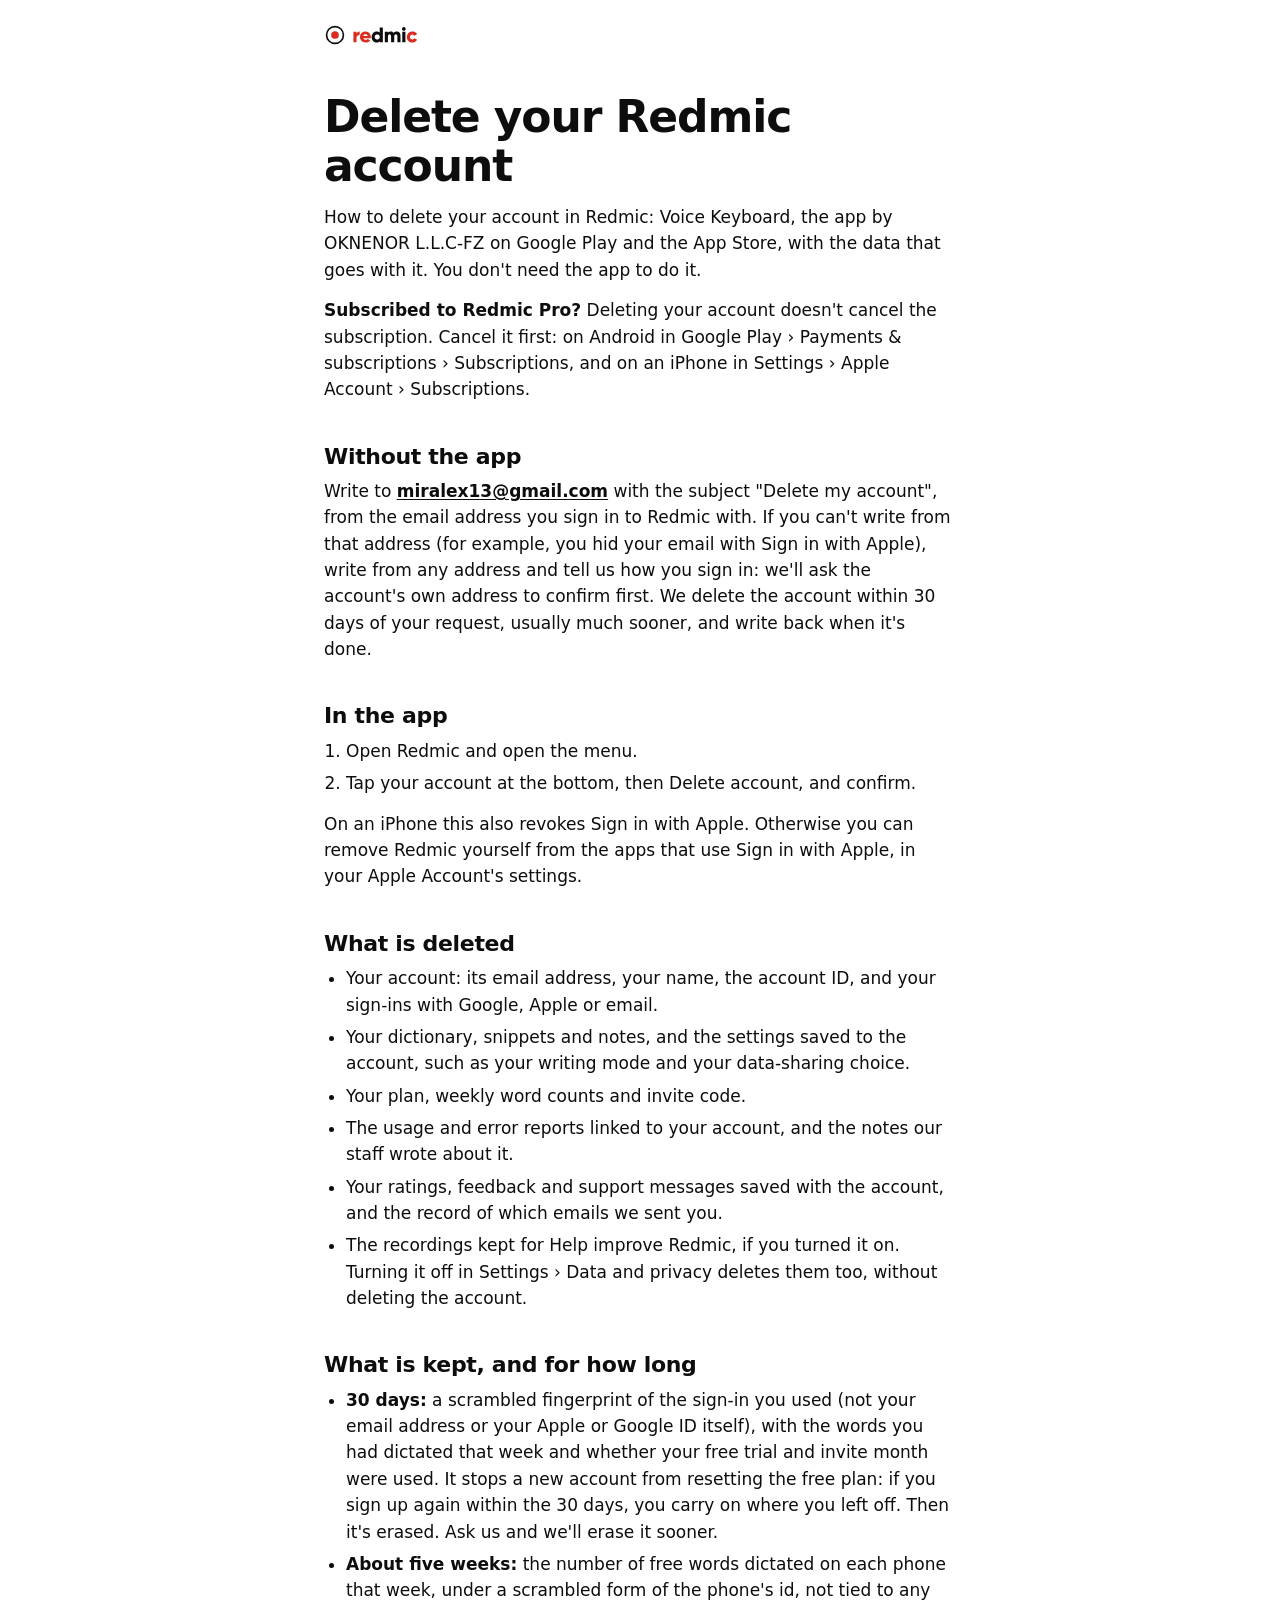
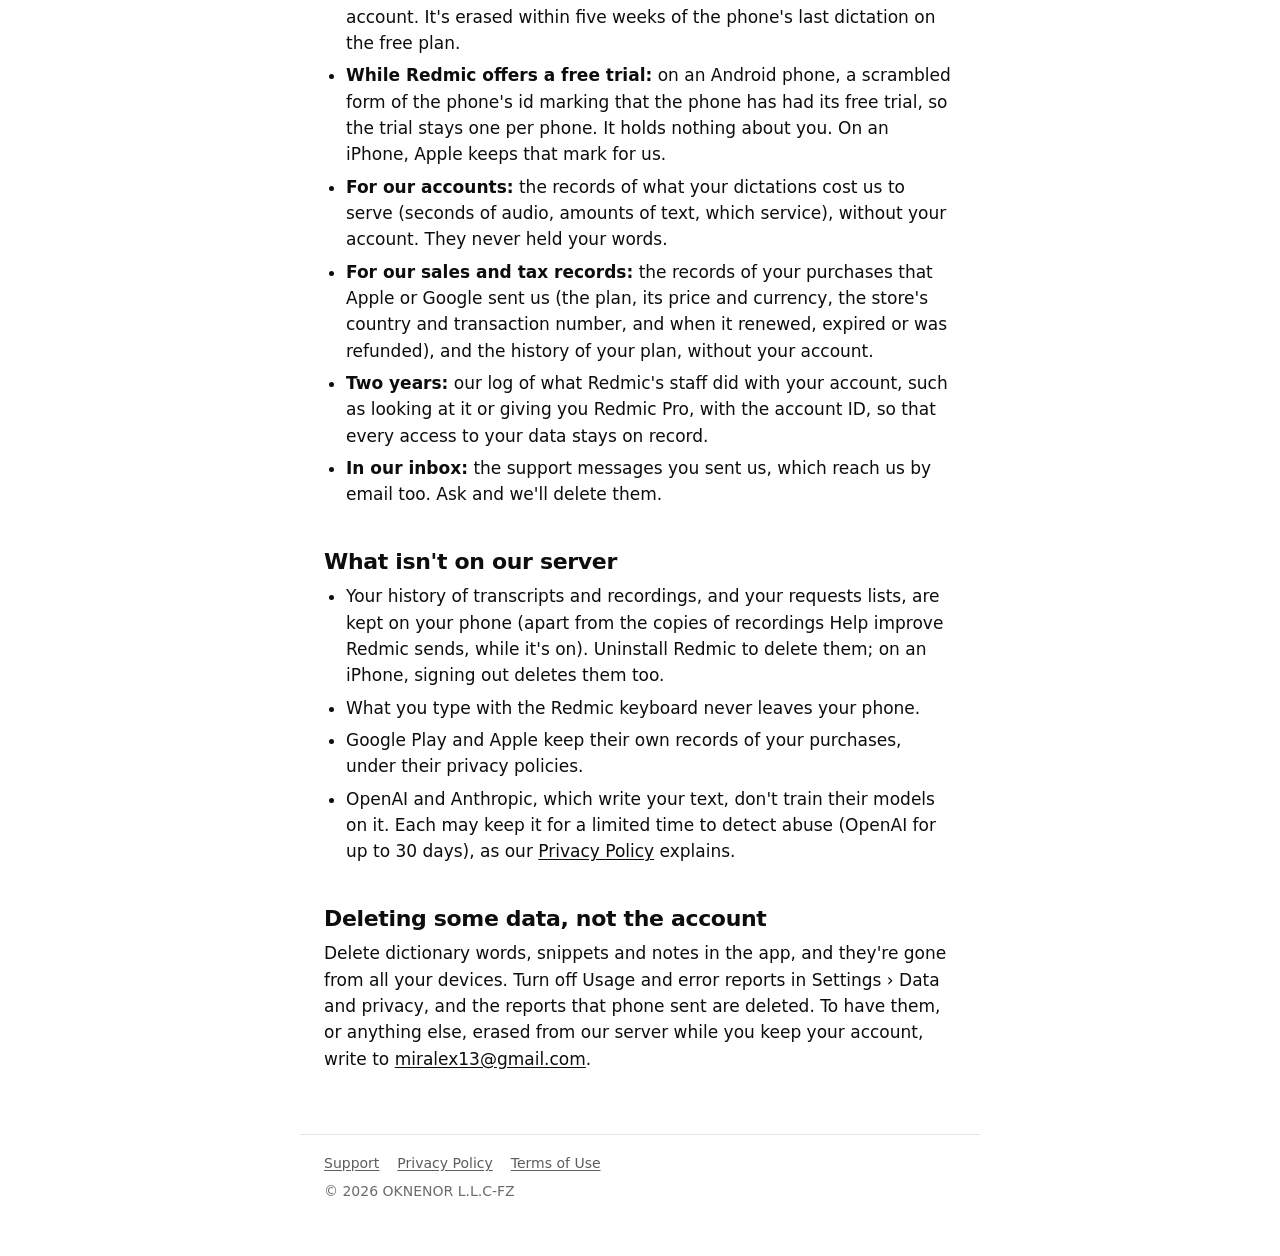
<file: delete-account/index.html>
<!doctype html>
<html lang="en">
<head>
<meta charset="utf-8">
<meta name="viewport" content="width=device-width, initial-scale=1">
<meta name="color-scheme" content="light dark">
<title>Delete your account · Redmic</title>
<meta name="description" content="How to delete your Redmic account and its data, with or without the app.">
<link rel="stylesheet" href="../style.css">
</head>
<body>
<header class="site"><a class="brand" href="../" aria-label="Redmic"><svg class="logo" viewBox="0 0 103.49 24" width="4.3121em" height="1em" aria-hidden="true"><circle cx="12" cy="12" r="9.2" fill="none" stroke="currentColor" stroke-width="1.8"/><circle class="red" cx="12" cy="12" r="4.2"/><path fill="currentColor" fill-rule="evenodd" d="M86.75 3.37C85.97 3.54 85.37 4.09 85.13 4.85L85.07 5.05L85.07 5.41L85.07 5.78L85.16 6.02C85.46 6.89 86.23 7.45 87.11 7.45C88.24 7.45 89.16 6.53 89.16 5.4C89.16 4.65 88.77 3.99 88.1 3.6C88.03 3.56 87.86 3.49 87.73 3.45L87.49 3.37L87.18 3.36C87.01 3.35 86.81 3.36 86.75 3.37ZM60.79 6.7L60.79 9.51L60.56 9.29C60.11 8.88 59.64 8.59 59.09 8.41C58.55 8.23 58.05 8.15 57.41 8.15C56.57 8.16 55.91 8.31 55.16 8.67C53.66 9.41 52.55 10.82 52.12 12.57C51.98 13.18 51.94 13.49 51.94 14.18C51.94 14.88 51.98 15.19 52.12 15.79C52.49 17.29 53.35 18.55 54.58 19.37C55.02 19.66 55.7 19.96 56.24 20.09C56.99 20.26 57.97 20.25 58.75 20.06C59.48 19.87 60.05 19.56 60.59 19.05L60.79 18.85L60.79 19.38L60.79 19.9L62.5 19.9L64.22 19.9L64.22 11.9L64.22 3.89L62.5 3.89L60.79 3.89L60.79 6.7ZM58.85 11.49C59.8 11.74 60.44 12.38 60.7 13.38L60.77 13.62L60.77 14.18L60.77 14.74L60.7 14.99C60.44 15.98 59.81 16.62 58.85 16.88L58.59 16.95L58.09 16.95L57.58 16.95L57.34 16.89C56.59 16.69 56.04 16.27 55.7 15.63C55.41 15.09 55.29 14.36 55.4 13.67C55.57 12.48 56.35 11.66 57.52 11.44C57.65 11.42 57.85 11.41 58.15 11.41L58.59 11.42L58.85 11.49ZM72.17 8.18C71.51 8.27 70.97 8.46 70.52 8.77C70.28 8.92 69.97 9.21 69.83 9.4L69.75 9.51L69.75 8.99L69.75 8.47L68.04 8.47L66.32 8.47L66.32 14.18L66.32 19.9L68.04 19.9L69.75 19.9L69.75 16.53L69.75 13.16L69.79 12.91C69.92 12.08 70.35 11.55 71.03 11.36C71.24 11.3 71.78 11.3 71.99 11.35C72.25 11.41 72.51 11.55 72.68 11.72C72.94 11.99 73.07 12.28 73.14 12.75L73.18 13L73.18 16.45L73.18 19.9L74.9 19.9L76.61 19.9L76.61 16.53L76.61 13.16L76.65 12.91C76.78 12.08 77.21 11.55 77.89 11.36C78.1 11.3 78.64 11.3 78.85 11.35C79.11 11.41 79.37 11.55 79.54 11.72C79.8 11.99 79.93 12.28 80.01 12.75L80.04 13L80.04 16.45L80.04 19.9L81.76 19.9L83.48 19.9L83.47 16.09C83.46 12.1 83.46 12.18 83.34 11.6C83.22 11.01 82.97 10.39 82.65 9.91C82.42 9.56 81.94 9.08 81.59 8.85C81.14 8.55 80.67 8.36 80.11 8.24L79.8 8.18L79.26 8.16C78.85 8.15 78.66 8.16 78.41 8.19C77.34 8.33 76.56 8.73 75.96 9.46C75.88 9.55 75.82 9.62 75.81 9.62C75.8 9.62 75.74 9.56 75.68 9.48C75.41 9.12 74.94 8.72 74.54 8.52C74.33 8.41 73.97 8.29 73.68 8.23C73.48 8.19 73.32 8.17 72.88 8.17C72.58 8.16 72.26 8.17 72.17 8.18ZM85.4 14.18L85.4 19.9L87.11 19.9L88.83 19.9L88.83 14.18L88.83 8.47L87.11 8.47L85.4 8.47L85.4 14.18Z"/><path class="red" fill-rule="evenodd" d="M44.47 8.19C41.99 8.48 40.05 10.12 39.43 12.47C39.14 13.55 39.14 14.77 39.41 15.85C39.96 17.98 41.57 19.51 43.81 20.03C44.71 20.24 45.93 20.27 46.87 20.11C47.82 19.94 48.66 19.59 49.37 19.05C49.81 18.72 50.58 17.89 50.49 17.85C50.47 17.83 49.86 17.48 49.12 17.06L47.79 16.29L47.65 16.42C47.26 16.77 46.72 17.02 46.12 17.11C45.77 17.17 45.03 17.15 44.69 17.07C44.09 16.94 43.69 16.73 43.33 16.36C43.12 16.13 42.86 15.71 42.86 15.58C42.86 15.57 44.6 15.56 46.91 15.56L50.96 15.56L50.99 15.4C51.06 14.95 51.08 14.77 51.08 14.21C51.08 13.58 51.06 13.32 50.96 12.84C50.45 10.27 48.49 8.46 45.94 8.18C45.61 8.14 44.84 8.15 44.47 8.19ZM45.96 11.27C46.4 11.38 46.72 11.55 46.99 11.81C47.28 12.09 47.49 12.42 47.63 12.81L47.69 12.99L45.23 12.99C43.29 12.99 42.78 12.98 42.78 12.96C42.78 12.9 42.95 12.51 43.04 12.34C43.38 11.74 43.99 11.34 44.74 11.22C45.01 11.18 45.73 11.21 45.96 11.27ZM95.63 8.19C92.82 8.55 90.76 10.58 90.4 13.36C90.35 13.73 90.35 14.52 90.39 14.9C90.67 17.5 92.52 19.54 95.07 20.08C95.92 20.26 96.99 20.25 97.84 20.06C99.33 19.71 100.64 18.78 101.43 17.51C101.5 17.4 101.56 17.29 101.56 17.28C101.56 17.27 98.68 15.6 98.6 15.57C98.59 15.56 98.54 15.63 98.49 15.72C98.39 15.91 98.1 16.22 97.88 16.38C97.67 16.54 97.37 16.67 97.07 16.75L96.82 16.82L96.38 16.82L95.93 16.82L95.71 16.76C94.71 16.51 94.03 15.78 93.83 14.75C93.75 14.31 93.79 13.67 93.92 13.24C94.19 12.42 94.84 11.83 95.71 11.6L95.93 11.55L96.38 11.55L96.82 11.55L97.06 11.62C97.74 11.8 98.2 12.15 98.56 12.76L98.58 12.81L99.6 12.22C100.16 11.9 100.83 11.51 101.09 11.36C101.46 11.14 101.56 11.07 101.55 11.04C101.47 10.83 101.01 10.23 100.66 9.88C99.78 9 98.64 8.42 97.36 8.22C97 8.16 96 8.14 95.63 8.19ZM38.5 8.26C37.84 8.33 37.15 8.58 36.65 8.94C36.22 9.23 35.83 9.71 35.64 10.16C35.59 10.28 35.54 10.4 35.53 10.43C35.52 10.46 35.51 10.07 35.5 9.47L35.5 8.47L33.79 8.47L32.07 8.47L32.07 14.18L32.07 19.9L33.79 19.9L35.5 19.9L35.51 17.11L35.52 14.33L35.57 14.09C35.68 13.65 35.81 13.36 36.04 13.06C36.39 12.61 36.97 12.28 37.68 12.14C37.92 12.09 38.72 12.07 38.86 12.11L38.93 12.13L38.93 10.18L38.93 8.23L38.82 8.24C38.76 8.24 38.62 8.25 38.5 8.26Z"/></svg></a></header>
<main>
<h1>Delete your Redmic account</h1>
<p>How to delete your account in Redmic: Voice Keyboard, the app by OKNENOR L.L.C-FZ on Google Play and the App Store, with the data that goes with it. You don't need the app to do it.</p>
<p><strong>Subscribed to Redmic Pro?</strong> Deleting your account doesn't cancel the subscription. Cancel it first: on Android in Google Play › Payments &amp; subscriptions › Subscriptions, and on an iPhone in Settings › Apple Account › Subscriptions.</p>
<h2>Without the app</h2>
<p>Write to <strong><a href="mailto:miralex13@gmail.com">miralex13@gmail.com</a></strong> with the subject &quot;Delete my account&quot;, from the email address you sign in to Redmic with. If you can't write from that address (for example, you hid your email with Sign in with Apple), write from any address and tell us how you sign in: we'll ask the account's own address to confirm first. We delete the account within 30 days of your request, usually much sooner, and write back when it's done.</p>
<h2>In the app</h2>
<ol>
<li>Open Redmic and open the menu.</li>
<li>Tap your account at the bottom, then Delete account, and confirm.</li>
</ol>
<p>On an iPhone this also revokes Sign in with Apple. Otherwise you can remove Redmic yourself from the apps that use Sign in with Apple, in your Apple Account's settings.</p>
<h2>What is deleted</h2>
<ul>
<li>Your account: its email address, your name, the account ID, and your sign-ins with Google, Apple or email.</li>
<li>Your dictionary, snippets and notes, and the settings saved to the account, such as your writing mode and your data-sharing choice.</li>
<li>Your plan, weekly word counts and invite code.</li>
<li>The usage and error reports linked to your account, and the notes our staff wrote about it.</li>
<li>Your ratings, feedback and support messages saved with the account, and the record of which emails we sent you.</li>
<li>The recordings kept for Help improve Redmic, if you turned it on. Turning it off in Settings › Data and privacy deletes them too, without deleting the account.</li>
</ul>
<h2>What is kept, and for how long</h2>
<ul>
<li><strong>30 days:</strong> a scrambled fingerprint of the sign-in you used (not your email address or your Apple or Google ID itself), with the words you had dictated that week and whether your free trial and invite month were used. It stops a new account from resetting the free plan: if you sign up again within the 30 days, you carry on where you left off. Then it's erased. Ask us and we'll erase it sooner.</li>
<li><strong>About five weeks:</strong> the number of free words dictated on each phone that week, under a scrambled form of the phone's id, not tied to any account. It's erased within five weeks of the phone's last dictation on the free plan.</li>
<li><strong>While Redmic offers a free trial:</strong> on an Android phone, a scrambled form of the phone's id marking that the phone has had its free trial, so the trial stays one per phone. It holds nothing about you. On an iPhone, Apple keeps that mark for us.</li>
<li><strong>For our accounts:</strong> the records of what your dictations cost us to serve (seconds of audio, amounts of text, which service), without your account. They never held your words.</li>
<li><strong>For our sales and tax records:</strong> the records of your purchases that Apple or Google sent us (the plan, its price and currency, the store's country and transaction number, and when it renewed, expired or was refunded), and the history of your plan, without your account.</li>
<li><strong>Two years:</strong> our log of what Redmic's staff did with your account, such as looking at it or giving you Redmic Pro, with the account ID, so that every access to your data stays on record.</li>
<li><strong>In our inbox:</strong> the support messages you sent us, which reach us by email too. Ask and we'll delete them.</li>
</ul>
<h2>What isn't on our server</h2>
<ul>
<li>Your history of transcripts and recordings, and your requests lists, are kept on your phone (apart from the copies of recordings Help improve Redmic sends, while it's on). Uninstall Redmic to delete them; on an iPhone, signing out deletes them too.</li>
<li>What you type with the Redmic keyboard never leaves your phone.</li>
<li>Google Play and Apple keep their own records of your purchases, under their privacy policies.</li>
<li>OpenAI and Anthropic, which write your text, don't train their models on it. Each may keep it for a limited time to detect abuse (OpenAI for up to 30 days), as our <a href="../privacy/">Privacy Policy</a> explains.</li>
</ul>
<h2>Deleting some data, not the account</h2>
<p>Delete dictionary words, snippets and notes in the app, and they're gone from all your devices. Turn off Usage and error reports in Settings › Data and privacy, and the reports that phone sent are deleted. To have them, or anything else, erased from our server while you keep your account, write to <a href="mailto:miralex13@gmail.com">miralex13@gmail.com</a>.</p>
</main>
<footer class="site">
<nav><a href="../support/">Support</a><a href="../privacy/">Privacy Policy</a><a href="../terms/">Terms of Use</a></nav>
<p>© 2026 OKNENOR L.L.C-FZ</p>
</footer>
</body>
</html>
</file>
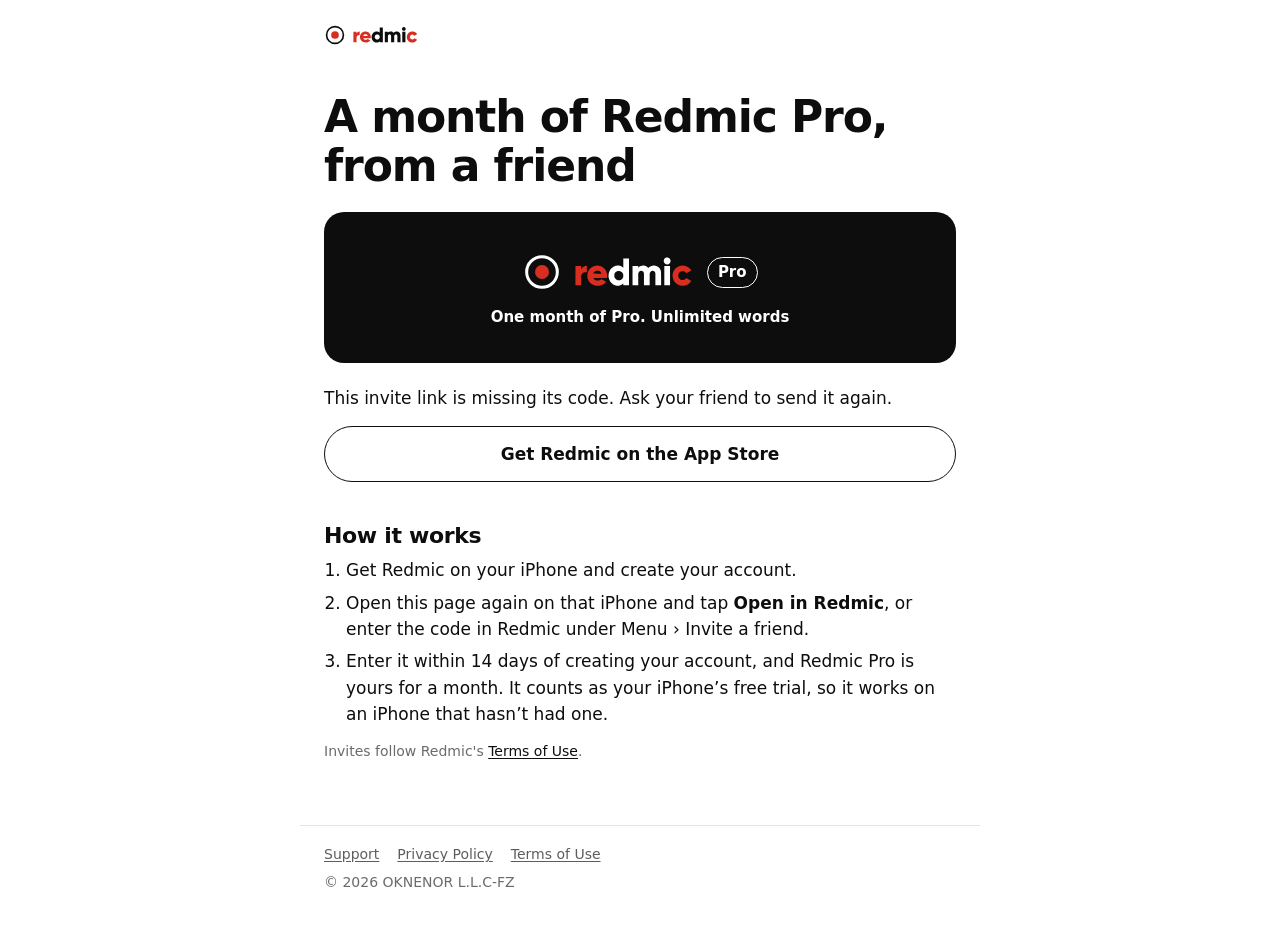
<file: invite/index.html>
<!doctype html>
<html lang="en">
<head>
<meta charset="utf-8">
<meta name="viewport" content="width=device-width, initial-scale=1">
<meta name="color-scheme" content="light dark">
<title>Your invite to Redmic</title>
<meta name="description" content="A month of Redmic Pro, from a friend.">
<link rel="stylesheet" href="../style.css">
</head>
<body>
<header class="site"><a class="brand" href="../" aria-label="Redmic"><svg class="logo" viewBox="0 0 103.49 24" width="4.3121em" height="1em" aria-hidden="true"><circle cx="12" cy="12" r="9.2" fill="none" stroke="currentColor" stroke-width="1.8"/><circle class="red" cx="12" cy="12" r="4.2"/><path fill="currentColor" fill-rule="evenodd" d="M86.75 3.37C85.97 3.54 85.37 4.09 85.13 4.85L85.07 5.05L85.07 5.41L85.07 5.78L85.16 6.02C85.46 6.89 86.23 7.45 87.11 7.45C88.24 7.45 89.16 6.53 89.16 5.4C89.16 4.65 88.77 3.99 88.1 3.6C88.03 3.56 87.86 3.49 87.73 3.45L87.49 3.37L87.18 3.36C87.01 3.35 86.81 3.36 86.75 3.37ZM60.79 6.7L60.79 9.51L60.56 9.29C60.11 8.88 59.64 8.59 59.09 8.41C58.55 8.23 58.05 8.15 57.41 8.15C56.57 8.16 55.91 8.31 55.16 8.67C53.66 9.41 52.55 10.82 52.12 12.57C51.98 13.18 51.94 13.49 51.94 14.18C51.94 14.88 51.98 15.19 52.12 15.79C52.49 17.29 53.35 18.55 54.58 19.37C55.02 19.66 55.7 19.96 56.24 20.09C56.99 20.26 57.97 20.25 58.75 20.06C59.48 19.87 60.05 19.56 60.59 19.05L60.79 18.85L60.79 19.38L60.79 19.9L62.5 19.9L64.22 19.9L64.22 11.9L64.22 3.89L62.5 3.89L60.79 3.89L60.79 6.7ZM58.85 11.49C59.8 11.74 60.44 12.38 60.7 13.38L60.77 13.62L60.77 14.18L60.77 14.74L60.7 14.99C60.44 15.98 59.81 16.62 58.85 16.88L58.59 16.95L58.09 16.95L57.58 16.95L57.34 16.89C56.59 16.69 56.04 16.27 55.7 15.63C55.41 15.09 55.29 14.36 55.4 13.67C55.57 12.48 56.35 11.66 57.52 11.44C57.65 11.42 57.85 11.41 58.15 11.41L58.59 11.42L58.85 11.49ZM72.17 8.18C71.51 8.27 70.97 8.46 70.52 8.77C70.28 8.92 69.97 9.21 69.83 9.4L69.75 9.51L69.75 8.99L69.75 8.47L68.04 8.47L66.32 8.47L66.32 14.18L66.32 19.9L68.04 19.9L69.75 19.9L69.75 16.53L69.75 13.16L69.79 12.91C69.92 12.08 70.35 11.55 71.03 11.36C71.24 11.3 71.78 11.3 71.99 11.35C72.25 11.41 72.51 11.55 72.68 11.72C72.94 11.99 73.07 12.28 73.14 12.75L73.18 13L73.18 16.45L73.18 19.9L74.9 19.9L76.61 19.9L76.61 16.53L76.61 13.16L76.65 12.91C76.78 12.08 77.21 11.55 77.89 11.36C78.1 11.3 78.64 11.3 78.85 11.35C79.11 11.41 79.37 11.55 79.54 11.72C79.8 11.99 79.93 12.28 80.01 12.75L80.04 13L80.04 16.45L80.04 19.9L81.76 19.9L83.48 19.9L83.47 16.09C83.46 12.1 83.46 12.18 83.34 11.6C83.22 11.01 82.97 10.39 82.65 9.91C82.42 9.56 81.94 9.08 81.59 8.85C81.14 8.55 80.67 8.36 80.11 8.24L79.8 8.18L79.26 8.16C78.85 8.15 78.66 8.16 78.41 8.19C77.34 8.33 76.56 8.73 75.96 9.46C75.88 9.55 75.82 9.62 75.81 9.62C75.8 9.62 75.74 9.56 75.68 9.48C75.41 9.12 74.94 8.72 74.54 8.52C74.33 8.41 73.97 8.29 73.68 8.23C73.48 8.19 73.32 8.17 72.88 8.17C72.58 8.16 72.26 8.17 72.17 8.18ZM85.4 14.18L85.4 19.9L87.11 19.9L88.83 19.9L88.83 14.18L88.83 8.47L87.11 8.47L85.4 8.47L85.4 14.18Z"/><path class="red" fill-rule="evenodd" d="M44.47 8.19C41.99 8.48 40.05 10.12 39.43 12.47C39.14 13.55 39.14 14.77 39.41 15.85C39.96 17.98 41.57 19.51 43.81 20.03C44.71 20.24 45.93 20.27 46.87 20.11C47.82 19.94 48.66 19.59 49.37 19.05C49.81 18.72 50.58 17.89 50.49 17.85C50.47 17.83 49.86 17.48 49.12 17.06L47.79 16.29L47.65 16.42C47.26 16.77 46.72 17.02 46.12 17.11C45.77 17.17 45.03 17.15 44.69 17.07C44.09 16.94 43.69 16.73 43.33 16.36C43.12 16.13 42.86 15.71 42.86 15.58C42.86 15.57 44.6 15.56 46.91 15.56L50.96 15.56L50.99 15.4C51.06 14.95 51.08 14.77 51.08 14.21C51.08 13.58 51.06 13.32 50.96 12.84C50.45 10.27 48.49 8.46 45.94 8.18C45.61 8.14 44.84 8.15 44.47 8.19ZM45.96 11.27C46.4 11.38 46.72 11.55 46.99 11.81C47.28 12.09 47.49 12.42 47.63 12.81L47.69 12.99L45.23 12.99C43.29 12.99 42.78 12.98 42.78 12.96C42.78 12.9 42.95 12.51 43.04 12.34C43.38 11.74 43.99 11.34 44.74 11.22C45.01 11.18 45.73 11.21 45.96 11.27ZM95.63 8.19C92.82 8.55 90.76 10.58 90.4 13.36C90.35 13.73 90.35 14.52 90.39 14.9C90.67 17.5 92.52 19.54 95.07 20.08C95.92 20.26 96.99 20.25 97.84 20.06C99.33 19.71 100.64 18.78 101.43 17.51C101.5 17.4 101.56 17.29 101.56 17.28C101.56 17.27 98.68 15.6 98.6 15.57C98.59 15.56 98.54 15.63 98.49 15.72C98.39 15.91 98.1 16.22 97.88 16.38C97.67 16.54 97.37 16.67 97.07 16.75L96.82 16.82L96.38 16.82L95.93 16.82L95.71 16.76C94.71 16.51 94.03 15.78 93.83 14.75C93.75 14.31 93.79 13.67 93.92 13.24C94.19 12.42 94.84 11.83 95.71 11.6L95.93 11.55L96.38 11.55L96.82 11.55L97.06 11.62C97.74 11.8 98.2 12.15 98.56 12.76L98.58 12.81L99.6 12.22C100.16 11.9 100.83 11.51 101.09 11.36C101.46 11.14 101.56 11.07 101.55 11.04C101.47 10.83 101.01 10.23 100.66 9.88C99.78 9 98.64 8.42 97.36 8.22C97 8.16 96 8.14 95.63 8.19ZM38.5 8.26C37.84 8.33 37.15 8.58 36.65 8.94C36.22 9.23 35.83 9.71 35.64 10.16C35.59 10.28 35.54 10.4 35.53 10.43C35.52 10.46 35.51 10.07 35.5 9.47L35.5 8.47L33.79 8.47L32.07 8.47L32.07 14.18L32.07 19.9L33.79 19.9L35.5 19.9L35.51 17.11L35.52 14.33L35.57 14.09C35.68 13.65 35.81 13.36 36.04 13.06C36.39 12.61 36.97 12.28 37.68 12.14C37.92 12.09 38.72 12.07 38.86 12.11L38.93 12.13L38.93 10.18L38.93 8.23L38.82 8.24C38.76 8.24 38.62 8.25 38.5 8.26Z"/></svg></a></header>
<main>
<h1>A month of Redmic Pro, from a friend</h1>
<div class="gift" aria-hidden="true">
  <p class="gift-mark"><svg class="logo" viewBox="0 0 103.49 24" width="4.3121em" height="1em" aria-hidden="true"><circle cx="12" cy="12" r="9.2" fill="none" stroke="currentColor" stroke-width="1.8"/><circle class="red" cx="12" cy="12" r="4.2"/><path fill="currentColor" fill-rule="evenodd" d="M86.75 3.37C85.97 3.54 85.37 4.09 85.13 4.85L85.07 5.05L85.07 5.41L85.07 5.78L85.16 6.02C85.46 6.89 86.23 7.45 87.11 7.45C88.24 7.45 89.16 6.53 89.16 5.4C89.16 4.65 88.77 3.99 88.1 3.6C88.03 3.56 87.86 3.49 87.73 3.45L87.49 3.37L87.18 3.36C87.01 3.35 86.81 3.36 86.75 3.37ZM60.79 6.7L60.79 9.51L60.56 9.29C60.11 8.88 59.64 8.59 59.09 8.41C58.55 8.23 58.05 8.15 57.41 8.15C56.57 8.16 55.91 8.31 55.16 8.67C53.66 9.41 52.55 10.82 52.12 12.57C51.98 13.18 51.94 13.49 51.94 14.18C51.94 14.88 51.98 15.19 52.12 15.79C52.49 17.29 53.35 18.55 54.58 19.37C55.02 19.66 55.7 19.96 56.24 20.09C56.99 20.26 57.97 20.25 58.75 20.06C59.48 19.87 60.05 19.56 60.59 19.05L60.79 18.85L60.79 19.38L60.79 19.9L62.5 19.9L64.22 19.9L64.22 11.9L64.22 3.89L62.5 3.89L60.79 3.89L60.79 6.7ZM58.85 11.49C59.8 11.74 60.44 12.38 60.7 13.38L60.77 13.62L60.77 14.18L60.77 14.74L60.7 14.99C60.44 15.98 59.81 16.62 58.85 16.88L58.59 16.95L58.09 16.95L57.58 16.95L57.34 16.89C56.59 16.69 56.04 16.27 55.7 15.63C55.41 15.09 55.29 14.36 55.4 13.67C55.57 12.48 56.35 11.66 57.52 11.44C57.65 11.42 57.85 11.41 58.15 11.41L58.59 11.42L58.85 11.49ZM72.17 8.18C71.51 8.27 70.97 8.46 70.52 8.77C70.28 8.92 69.97 9.21 69.83 9.4L69.75 9.51L69.75 8.99L69.75 8.47L68.04 8.47L66.32 8.47L66.32 14.18L66.32 19.9L68.04 19.9L69.75 19.9L69.75 16.53L69.75 13.16L69.79 12.91C69.92 12.08 70.35 11.55 71.03 11.36C71.24 11.3 71.78 11.3 71.99 11.35C72.25 11.41 72.51 11.55 72.68 11.72C72.94 11.99 73.07 12.28 73.14 12.75L73.18 13L73.18 16.45L73.18 19.9L74.9 19.9L76.61 19.9L76.61 16.53L76.61 13.16L76.65 12.91C76.78 12.08 77.21 11.55 77.89 11.36C78.1 11.3 78.64 11.3 78.85 11.35C79.11 11.41 79.37 11.55 79.54 11.72C79.8 11.99 79.93 12.28 80.01 12.75L80.04 13L80.04 16.45L80.04 19.9L81.76 19.9L83.48 19.9L83.47 16.09C83.46 12.1 83.46 12.18 83.34 11.6C83.22 11.01 82.97 10.39 82.65 9.91C82.42 9.56 81.94 9.08 81.59 8.85C81.14 8.55 80.67 8.36 80.11 8.24L79.8 8.18L79.26 8.16C78.85 8.15 78.66 8.16 78.41 8.19C77.34 8.33 76.56 8.73 75.96 9.46C75.88 9.55 75.82 9.62 75.81 9.62C75.8 9.62 75.74 9.56 75.68 9.48C75.41 9.12 74.94 8.72 74.54 8.52C74.33 8.41 73.97 8.29 73.68 8.23C73.48 8.19 73.32 8.17 72.88 8.17C72.58 8.16 72.26 8.17 72.17 8.18ZM85.4 14.18L85.4 19.9L87.11 19.9L88.83 19.9L88.83 14.18L88.83 8.47L87.11 8.47L85.4 8.47L85.4 14.18Z"/><path class="red" fill-rule="evenodd" d="M44.47 8.19C41.99 8.48 40.05 10.12 39.43 12.47C39.14 13.55 39.14 14.77 39.41 15.85C39.96 17.98 41.57 19.51 43.81 20.03C44.71 20.24 45.93 20.27 46.87 20.11C47.82 19.94 48.66 19.59 49.37 19.05C49.81 18.72 50.58 17.89 50.49 17.85C50.47 17.83 49.86 17.48 49.12 17.06L47.79 16.29L47.65 16.42C47.26 16.77 46.72 17.02 46.12 17.11C45.77 17.17 45.03 17.15 44.69 17.07C44.09 16.94 43.69 16.73 43.33 16.36C43.12 16.13 42.86 15.71 42.86 15.58C42.86 15.57 44.6 15.56 46.91 15.56L50.96 15.56L50.99 15.4C51.06 14.95 51.08 14.77 51.08 14.21C51.08 13.58 51.06 13.32 50.96 12.84C50.45 10.27 48.49 8.46 45.94 8.18C45.61 8.14 44.84 8.15 44.47 8.19ZM45.96 11.27C46.4 11.38 46.72 11.55 46.99 11.81C47.28 12.09 47.49 12.42 47.63 12.81L47.69 12.99L45.23 12.99C43.29 12.99 42.78 12.98 42.78 12.96C42.78 12.9 42.95 12.51 43.04 12.34C43.38 11.74 43.99 11.34 44.74 11.22C45.01 11.18 45.73 11.21 45.96 11.27ZM95.63 8.19C92.82 8.55 90.76 10.58 90.4 13.36C90.35 13.73 90.35 14.52 90.39 14.9C90.67 17.5 92.52 19.54 95.07 20.08C95.92 20.26 96.99 20.25 97.84 20.06C99.33 19.71 100.64 18.78 101.43 17.51C101.5 17.4 101.56 17.29 101.56 17.28C101.56 17.27 98.68 15.6 98.6 15.57C98.59 15.56 98.54 15.63 98.49 15.72C98.39 15.91 98.1 16.22 97.88 16.38C97.67 16.54 97.37 16.67 97.07 16.75L96.82 16.82L96.38 16.82L95.93 16.82L95.71 16.76C94.71 16.51 94.03 15.78 93.83 14.75C93.75 14.31 93.79 13.67 93.92 13.24C94.19 12.42 94.84 11.83 95.71 11.6L95.93 11.55L96.38 11.55L96.82 11.55L97.06 11.62C97.74 11.8 98.2 12.15 98.56 12.76L98.58 12.81L99.6 12.22C100.16 11.9 100.83 11.51 101.09 11.36C101.46 11.14 101.56 11.07 101.55 11.04C101.47 10.83 101.01 10.23 100.66 9.88C99.78 9 98.64 8.42 97.36 8.22C97 8.16 96 8.14 95.63 8.19ZM38.5 8.26C37.84 8.33 37.15 8.58 36.65 8.94C36.22 9.23 35.83 9.71 35.64 10.16C35.59 10.28 35.54 10.4 35.53 10.43C35.52 10.46 35.51 10.07 35.5 9.47L35.5 8.47L33.79 8.47L32.07 8.47L32.07 14.18L32.07 19.9L33.79 19.9L35.5 19.9L35.51 17.11L35.52 14.33L35.57 14.09C35.68 13.65 35.81 13.36 36.04 13.06C36.39 12.61 36.97 12.28 37.68 12.14C37.92 12.09 38.72 12.07 38.86 12.11L38.93 12.13L38.93 10.18L38.93 8.23L38.82 8.24C38.76 8.24 38.62 8.25 38.5 8.26Z"/></svg><span class="gift-pro">Pro</span></p>
  <p class="gift-line">One month of Pro. Unlimited words</p>
</div>
<p id="invite-intro">Redmic is a keyboard for iPhone that writes what you say, in any text field.
Your friend's invite gives you a month of Redmic Pro, with no weekly word limit.</p>
<div id="invite-code-box" class="codebox" hidden>
  <span class="codebox-label">Invite code</span>
  <span id="invite-code" class="codebox-code"></span>
  <button id="invite-copy" class="codebox-copy" type="button">Copy</button>
</div>
<a id="invite-open" class="button" href="murmur://invite" hidden>Open in Redmic</a>
<a id="invite-store" class="button secondary" href="https://apps.apple.com/app/id6829429992">Get Redmic on the App Store</a>

<h2>How it works</h2>
<ol id="invite-steps">
<li>Get Redmic on your iPhone and create your account.</li>
<li>Open this page again on that iPhone and tap <strong>Open in Redmic</strong>, or enter the code
in Redmic under Menu › Invite a friend.</li>
<li>Enter it within 14 days of creating your account, and Redmic Pro is yours for a month. It counts as your iPhone’s free trial, so it works on an iPhone that hasn’t had one.</li>
</ol>
<p class="fineprint">Invites follow Redmic's <a href="../terms/">Terms of Use</a>.</p>

<script>
  // The code comes from the link the app shares: …/invite/?code=a1b2c3d4.
  (() => {
    const code = (new URLSearchParams(location.search).get("code") || "").trim().toLowerCase();
    const valid = /^[a-z0-9]{4,32}$/.test(code);
    // On Android the store is Google Play, and the code rides along as the install referrer
    // (referrer=code%3D<code>), which Redmic for Android reads once it's installed. With the app
    // installed and its App Links verified, the invite link opens the app instead of this page.
    // Everywhere else the page stays the iPhone's.
    const android = navigator.userAgentData?.platform === "Android" || /Android/i.test(navigator.userAgent);
    if (android) {
      const store = document.getElementById("invite-store");
      store.href = "https://play.google.com/store/apps/details?id=com.antonmironenko.redmic"
        + (valid ? "&referrer=" + encodeURIComponent("code=" + code) : "");
      store.textContent = "Get Redmic on Google Play";
      document.getElementById("invite-intro").textContent =
        "Redmic is a keyboard for Android that writes what you say, in any text field. "
        + "Your friend's invite gives you a month of Redmic Pro, with no weekly word limit.";
      const steps = document.getElementById("invite-steps").children;
      steps[0].textContent = "Get Redmic from Google Play with the button on this page, and create your account.";
      steps[1].textContent = "Installed from this page, Redmic gets the code from Google Play. Or open this page "
        + "again on that phone and tap Open in Redmic, or enter the code in Redmic under Menu › Invite a friend.";
      steps[2].textContent = "Enter it within 14 days of creating your account, and Redmic Pro is yours for a month. "
        + "It counts as your phone’s free trial, so it works on a phone that hasn’t had one.";
    }
    if (!valid) {
      document.getElementById("invite-intro").textContent =
        "This invite link is missing its code. Ask your friend to send it again.";
      return;
    }
    document.getElementById("invite-code").textContent = code.toUpperCase();
    document.getElementById("invite-code-box").hidden = false;
    const open = document.getElementById("invite-open");
    open.href = "murmur://invite?code=" + encodeURIComponent(code);
    open.hidden = false;
    document.getElementById("invite-copy").addEventListener("click", async (event) => {
      try {
        await navigator.clipboard.writeText(code.toUpperCase());
        event.target.textContent = "Copied";
      } catch {
        event.target.textContent = "Select and copy";
      }
    });
  })();
</script>
</main>
<footer class="site">
<nav><a href="../support/">Support</a><a href="../privacy/">Privacy Policy</a><a href="../terms/">Terms of Use</a></nav>
<p>© 2026 OKNENOR L.L.C-FZ</p>
</footer>
</body>
</html>
</file>
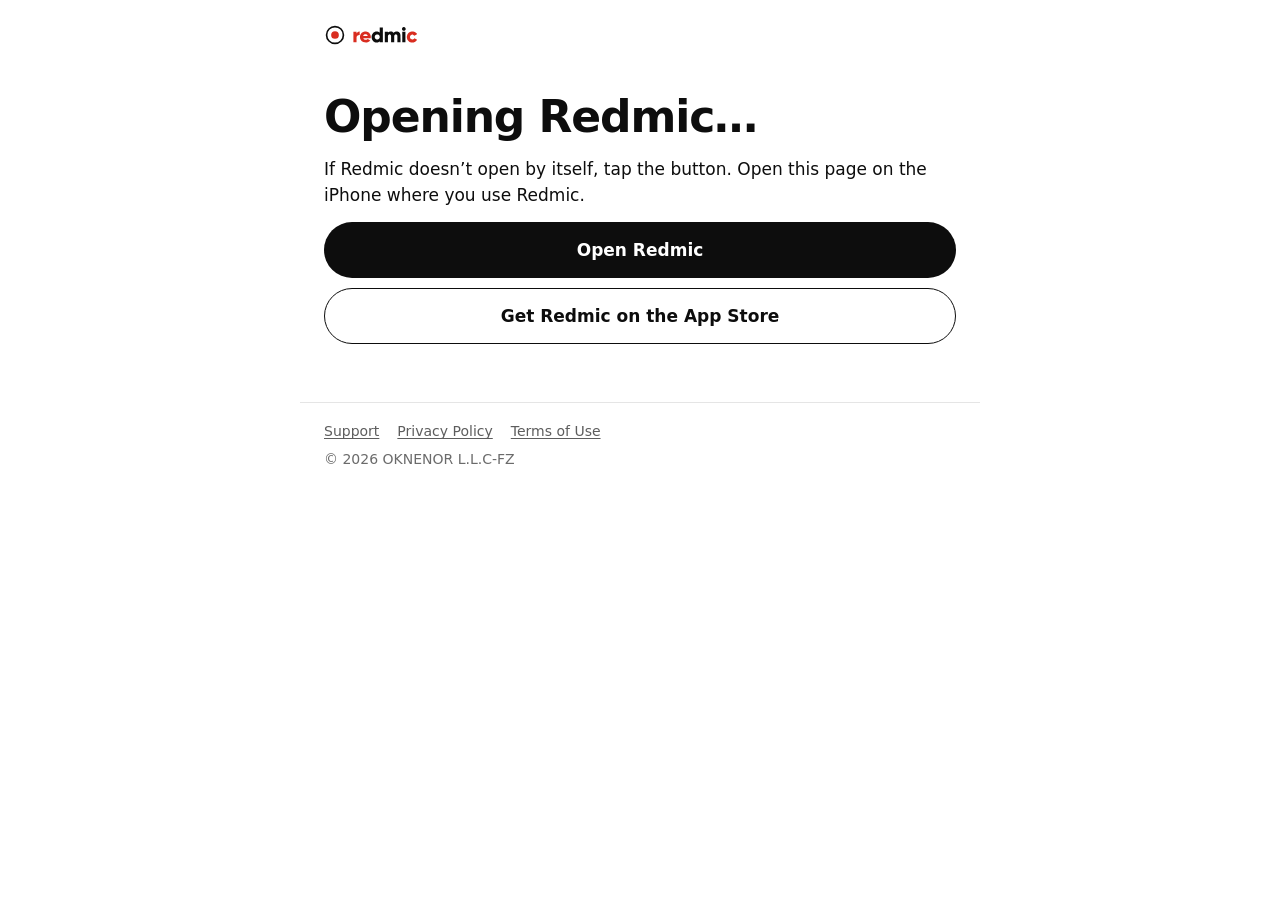
<file: open/index.html>
<!doctype html>
<html lang="en">
<head>
<meta charset="utf-8">
<meta name="viewport" content="width=device-width, initial-scale=1">
<meta name="color-scheme" content="light dark">
<title>Open Redmic</title>
<meta name="description" content="Opens Redmic on your iPhone.">
<link rel="stylesheet" href="../style.css">
</head>
<body>
<header class="site"><a class="brand" href="../" aria-label="Redmic"><svg class="logo" viewBox="0 0 103.49 24" width="4.3121em" height="1em" aria-hidden="true"><circle cx="12" cy="12" r="9.2" fill="none" stroke="currentColor" stroke-width="1.8"/><circle class="red" cx="12" cy="12" r="4.2"/><path fill="currentColor" fill-rule="evenodd" d="M86.75 3.37C85.97 3.54 85.37 4.09 85.13 4.85L85.07 5.05L85.07 5.41L85.07 5.78L85.16 6.02C85.46 6.89 86.23 7.45 87.11 7.45C88.24 7.45 89.16 6.53 89.16 5.4C89.16 4.65 88.77 3.99 88.1 3.6C88.03 3.56 87.86 3.49 87.73 3.45L87.49 3.37L87.18 3.36C87.01 3.35 86.81 3.36 86.75 3.37ZM60.79 6.7L60.79 9.51L60.56 9.29C60.11 8.88 59.64 8.59 59.09 8.41C58.55 8.23 58.05 8.15 57.41 8.15C56.57 8.16 55.91 8.31 55.16 8.67C53.66 9.41 52.55 10.82 52.12 12.57C51.98 13.18 51.94 13.49 51.94 14.18C51.94 14.88 51.98 15.19 52.12 15.79C52.49 17.29 53.35 18.55 54.58 19.37C55.02 19.66 55.7 19.96 56.24 20.09C56.99 20.26 57.97 20.25 58.75 20.06C59.48 19.87 60.05 19.56 60.59 19.05L60.79 18.85L60.79 19.38L60.79 19.9L62.5 19.9L64.22 19.9L64.22 11.9L64.22 3.89L62.5 3.89L60.79 3.89L60.79 6.7ZM58.85 11.49C59.8 11.74 60.44 12.38 60.7 13.38L60.77 13.62L60.77 14.18L60.77 14.74L60.7 14.99C60.44 15.98 59.81 16.62 58.85 16.88L58.59 16.95L58.09 16.95L57.58 16.95L57.34 16.89C56.59 16.69 56.04 16.27 55.7 15.63C55.41 15.09 55.29 14.36 55.4 13.67C55.57 12.48 56.35 11.66 57.52 11.44C57.65 11.42 57.85 11.41 58.15 11.41L58.59 11.42L58.85 11.49ZM72.17 8.18C71.51 8.27 70.97 8.46 70.52 8.77C70.28 8.92 69.97 9.21 69.83 9.4L69.75 9.51L69.75 8.99L69.75 8.47L68.04 8.47L66.32 8.47L66.32 14.18L66.32 19.9L68.04 19.9L69.75 19.9L69.75 16.53L69.75 13.16L69.79 12.91C69.92 12.08 70.35 11.55 71.03 11.36C71.24 11.3 71.78 11.3 71.99 11.35C72.25 11.41 72.51 11.55 72.68 11.72C72.94 11.99 73.07 12.28 73.14 12.75L73.18 13L73.18 16.45L73.18 19.9L74.9 19.9L76.61 19.9L76.61 16.53L76.61 13.16L76.65 12.91C76.78 12.08 77.21 11.55 77.89 11.36C78.1 11.3 78.64 11.3 78.85 11.35C79.11 11.41 79.37 11.55 79.54 11.72C79.8 11.99 79.93 12.28 80.01 12.75L80.04 13L80.04 16.45L80.04 19.9L81.76 19.9L83.48 19.9L83.47 16.09C83.46 12.1 83.46 12.18 83.34 11.6C83.22 11.01 82.97 10.39 82.65 9.91C82.42 9.56 81.94 9.08 81.59 8.85C81.14 8.55 80.67 8.36 80.11 8.24L79.8 8.18L79.26 8.16C78.85 8.15 78.66 8.16 78.41 8.19C77.34 8.33 76.56 8.73 75.96 9.46C75.88 9.55 75.82 9.62 75.81 9.62C75.8 9.62 75.74 9.56 75.68 9.48C75.41 9.12 74.94 8.72 74.54 8.52C74.33 8.41 73.97 8.29 73.68 8.23C73.48 8.19 73.32 8.17 72.88 8.17C72.58 8.16 72.26 8.17 72.17 8.18ZM85.4 14.18L85.4 19.9L87.11 19.9L88.83 19.9L88.83 14.18L88.83 8.47L87.11 8.47L85.4 8.47L85.4 14.18Z"/><path class="red" fill-rule="evenodd" d="M44.47 8.19C41.99 8.48 40.05 10.12 39.43 12.47C39.14 13.55 39.14 14.77 39.41 15.85C39.96 17.98 41.57 19.51 43.81 20.03C44.71 20.24 45.93 20.27 46.87 20.11C47.82 19.94 48.66 19.59 49.37 19.05C49.81 18.72 50.58 17.89 50.49 17.85C50.47 17.83 49.86 17.48 49.12 17.06L47.79 16.29L47.65 16.42C47.26 16.77 46.72 17.02 46.12 17.11C45.77 17.17 45.03 17.15 44.69 17.07C44.09 16.94 43.69 16.73 43.33 16.36C43.12 16.13 42.86 15.71 42.86 15.58C42.86 15.57 44.6 15.56 46.91 15.56L50.96 15.56L50.99 15.4C51.06 14.95 51.08 14.77 51.08 14.21C51.08 13.58 51.06 13.32 50.96 12.84C50.45 10.27 48.49 8.46 45.94 8.18C45.61 8.14 44.84 8.15 44.47 8.19ZM45.96 11.27C46.4 11.38 46.72 11.55 46.99 11.81C47.28 12.09 47.49 12.42 47.63 12.81L47.69 12.99L45.23 12.99C43.29 12.99 42.78 12.98 42.78 12.96C42.78 12.9 42.95 12.51 43.04 12.34C43.38 11.74 43.99 11.34 44.74 11.22C45.01 11.18 45.73 11.21 45.96 11.27ZM95.63 8.19C92.82 8.55 90.76 10.58 90.4 13.36C90.35 13.73 90.35 14.52 90.39 14.9C90.67 17.5 92.52 19.54 95.07 20.08C95.92 20.26 96.99 20.25 97.84 20.06C99.33 19.71 100.64 18.78 101.43 17.51C101.5 17.4 101.56 17.29 101.56 17.28C101.56 17.27 98.68 15.6 98.6 15.57C98.59 15.56 98.54 15.63 98.49 15.72C98.39 15.91 98.1 16.22 97.88 16.38C97.67 16.54 97.37 16.67 97.07 16.75L96.82 16.82L96.38 16.82L95.93 16.82L95.71 16.76C94.71 16.51 94.03 15.78 93.83 14.75C93.75 14.31 93.79 13.67 93.92 13.24C94.19 12.42 94.84 11.83 95.71 11.6L95.93 11.55L96.38 11.55L96.82 11.55L97.06 11.62C97.74 11.8 98.2 12.15 98.56 12.76L98.58 12.81L99.6 12.22C100.16 11.9 100.83 11.51 101.09 11.36C101.46 11.14 101.56 11.07 101.55 11.04C101.47 10.83 101.01 10.23 100.66 9.88C99.78 9 98.64 8.42 97.36 8.22C97 8.16 96 8.14 95.63 8.19ZM38.5 8.26C37.84 8.33 37.15 8.58 36.65 8.94C36.22 9.23 35.83 9.71 35.64 10.16C35.59 10.28 35.54 10.4 35.53 10.43C35.52 10.46 35.51 10.07 35.5 9.47L35.5 8.47L33.79 8.47L32.07 8.47L32.07 14.18L32.07 19.9L33.79 19.9L35.5 19.9L35.51 17.11L35.52 14.33L35.57 14.09C35.68 13.65 35.81 13.36 36.04 13.06C36.39 12.61 36.97 12.28 37.68 12.14C37.92 12.09 38.72 12.07 38.86 12.11L38.93 12.13L38.93 10.18L38.93 8.23L38.82 8.24C38.76 8.24 38.62 8.25 38.5 8.26Z"/></svg></a></header>
<main>
<h1>Opening Redmic…</h1>
<p>If Redmic doesn’t open by itself, tap the button. Open this page on the iPhone where you use Redmic.</p>
<a id="open-app" class="button" href="murmur://">Open Redmic</a>
<a class="button secondary" href="https://apps.apple.com/app/id6829429992">Get Redmic on the App Store</a>

<script>
  // The lifecycle emails link here (…/open/?to=pro): an https link that mail apps don't block,
  // handing over to Murmur's own link. Only screens the app's links know are offered.
  (() => {
    const routes = { pro: "murmur://pro", settings: "murmur://settings" };
    const target = routes[new URLSearchParams(location.search).get("to")] || "murmur://";
    document.getElementById("open-app").href = target;
    // Only an iPhone or iPad can open it; elsewhere the page just explains.
    if (/iPhone|iPad|iPod/.test(navigator.platform) || (navigator.maxTouchPoints > 1 && /Mac/.test(navigator.platform))) {
      location.href = target;
    }
  })();
</script>
</main>
<footer class="site">
<nav><a href="../support/">Support</a><a href="../privacy/">Privacy Policy</a><a href="../terms/">Terms of Use</a></nav>
<p>© 2026 OKNENOR L.L.C-FZ</p>
</footer>
</body>
</html>
</file>
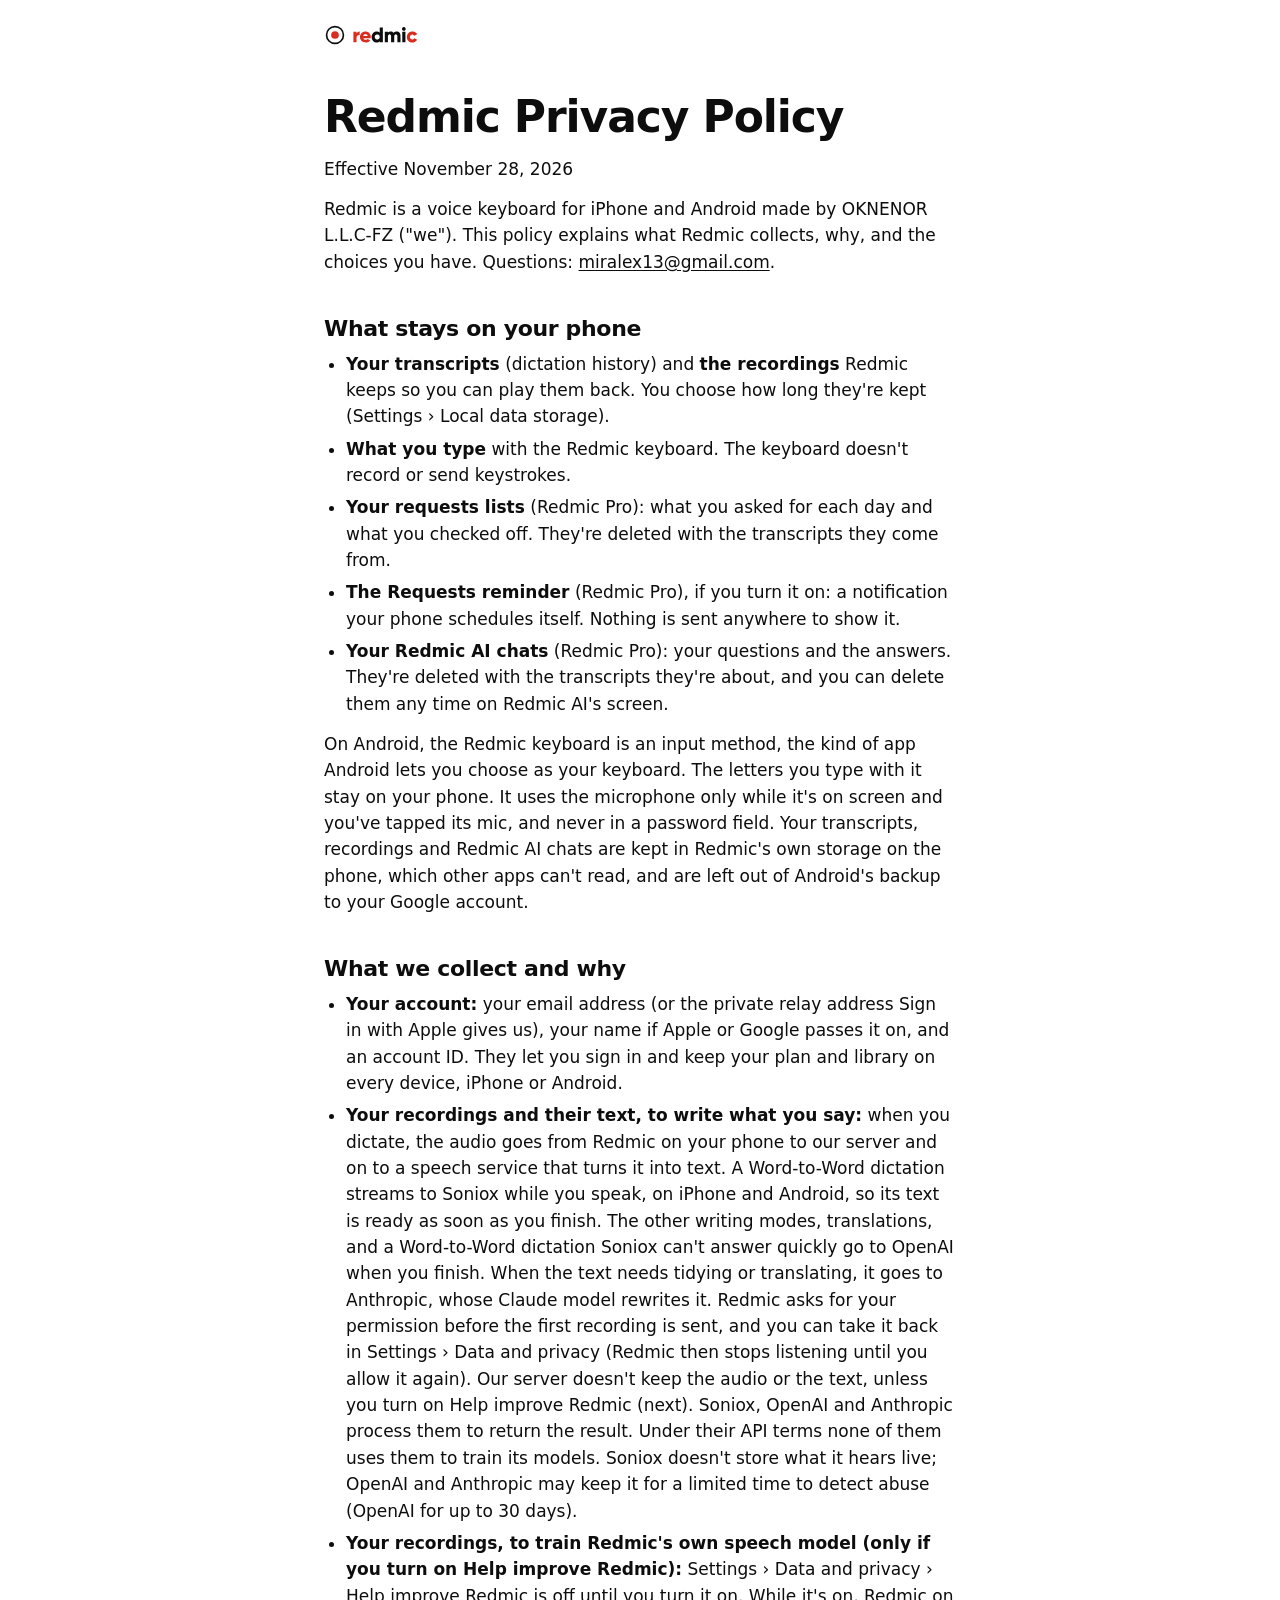
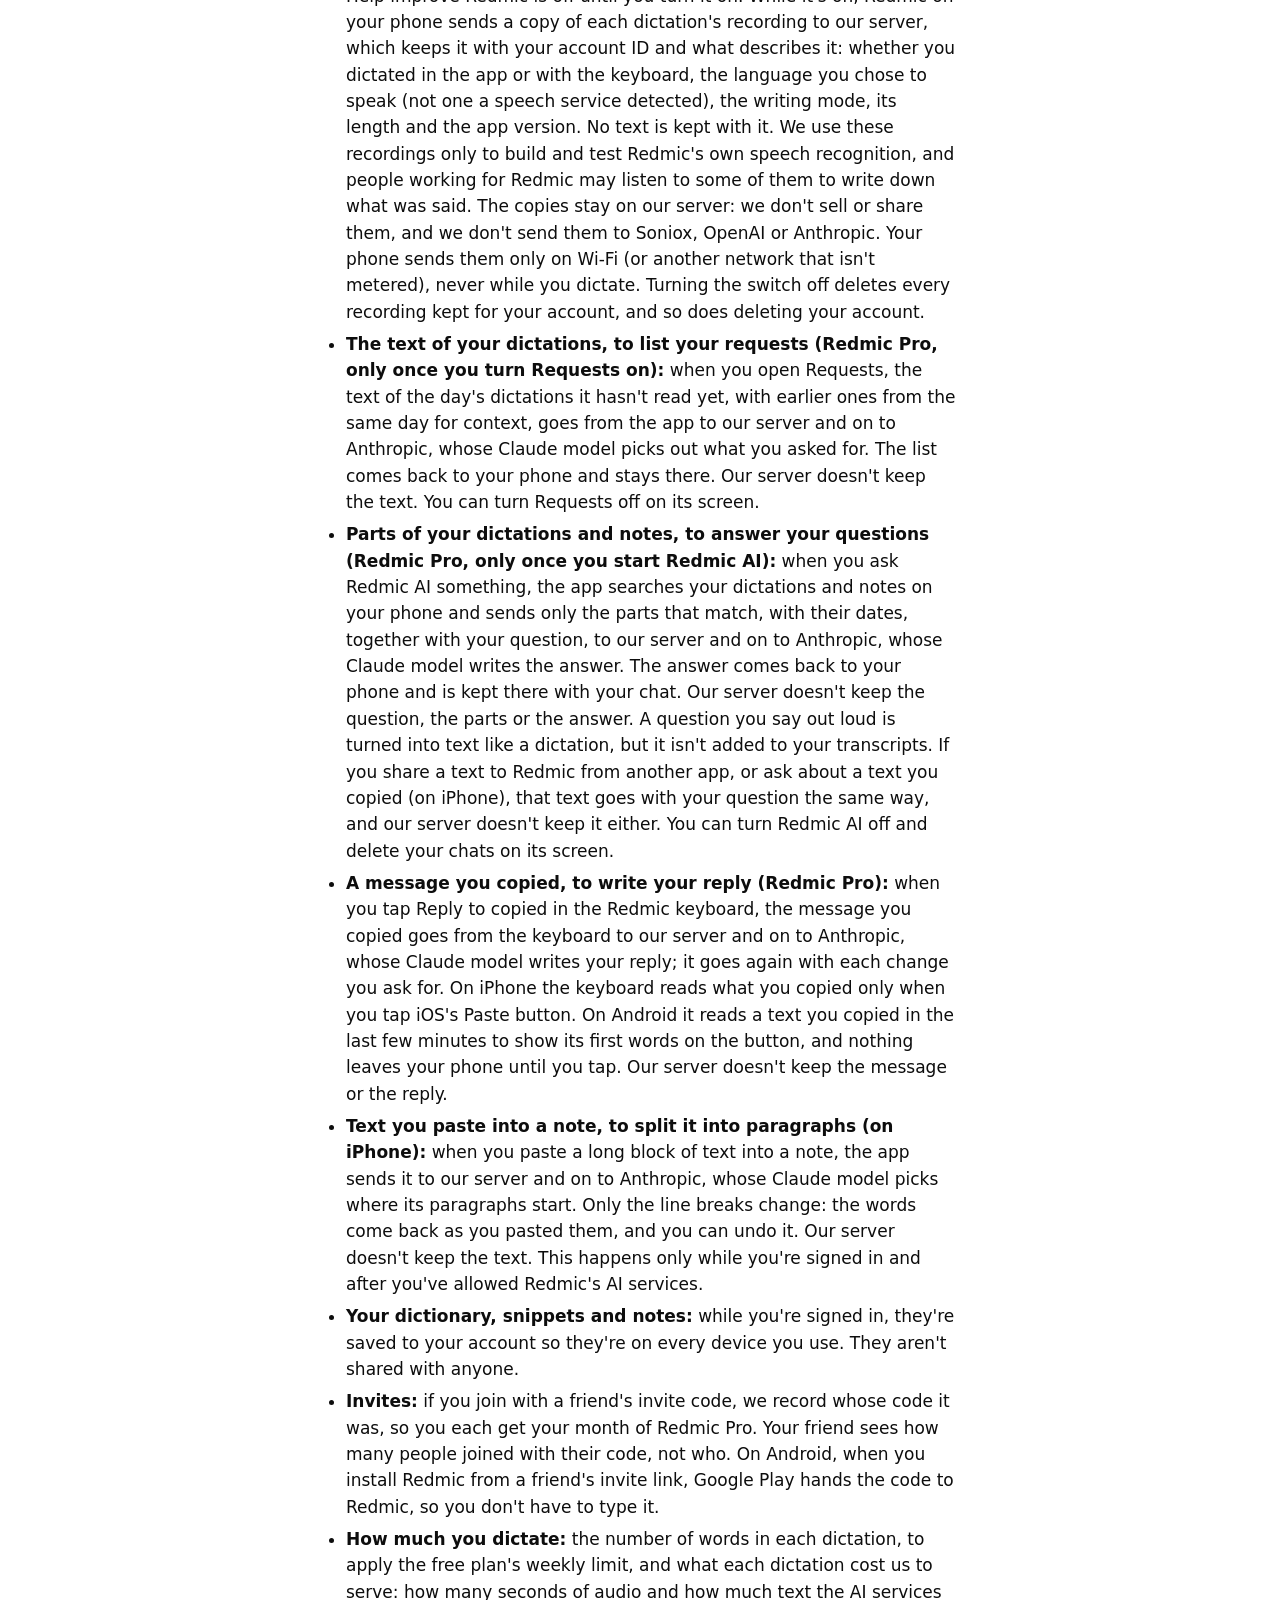
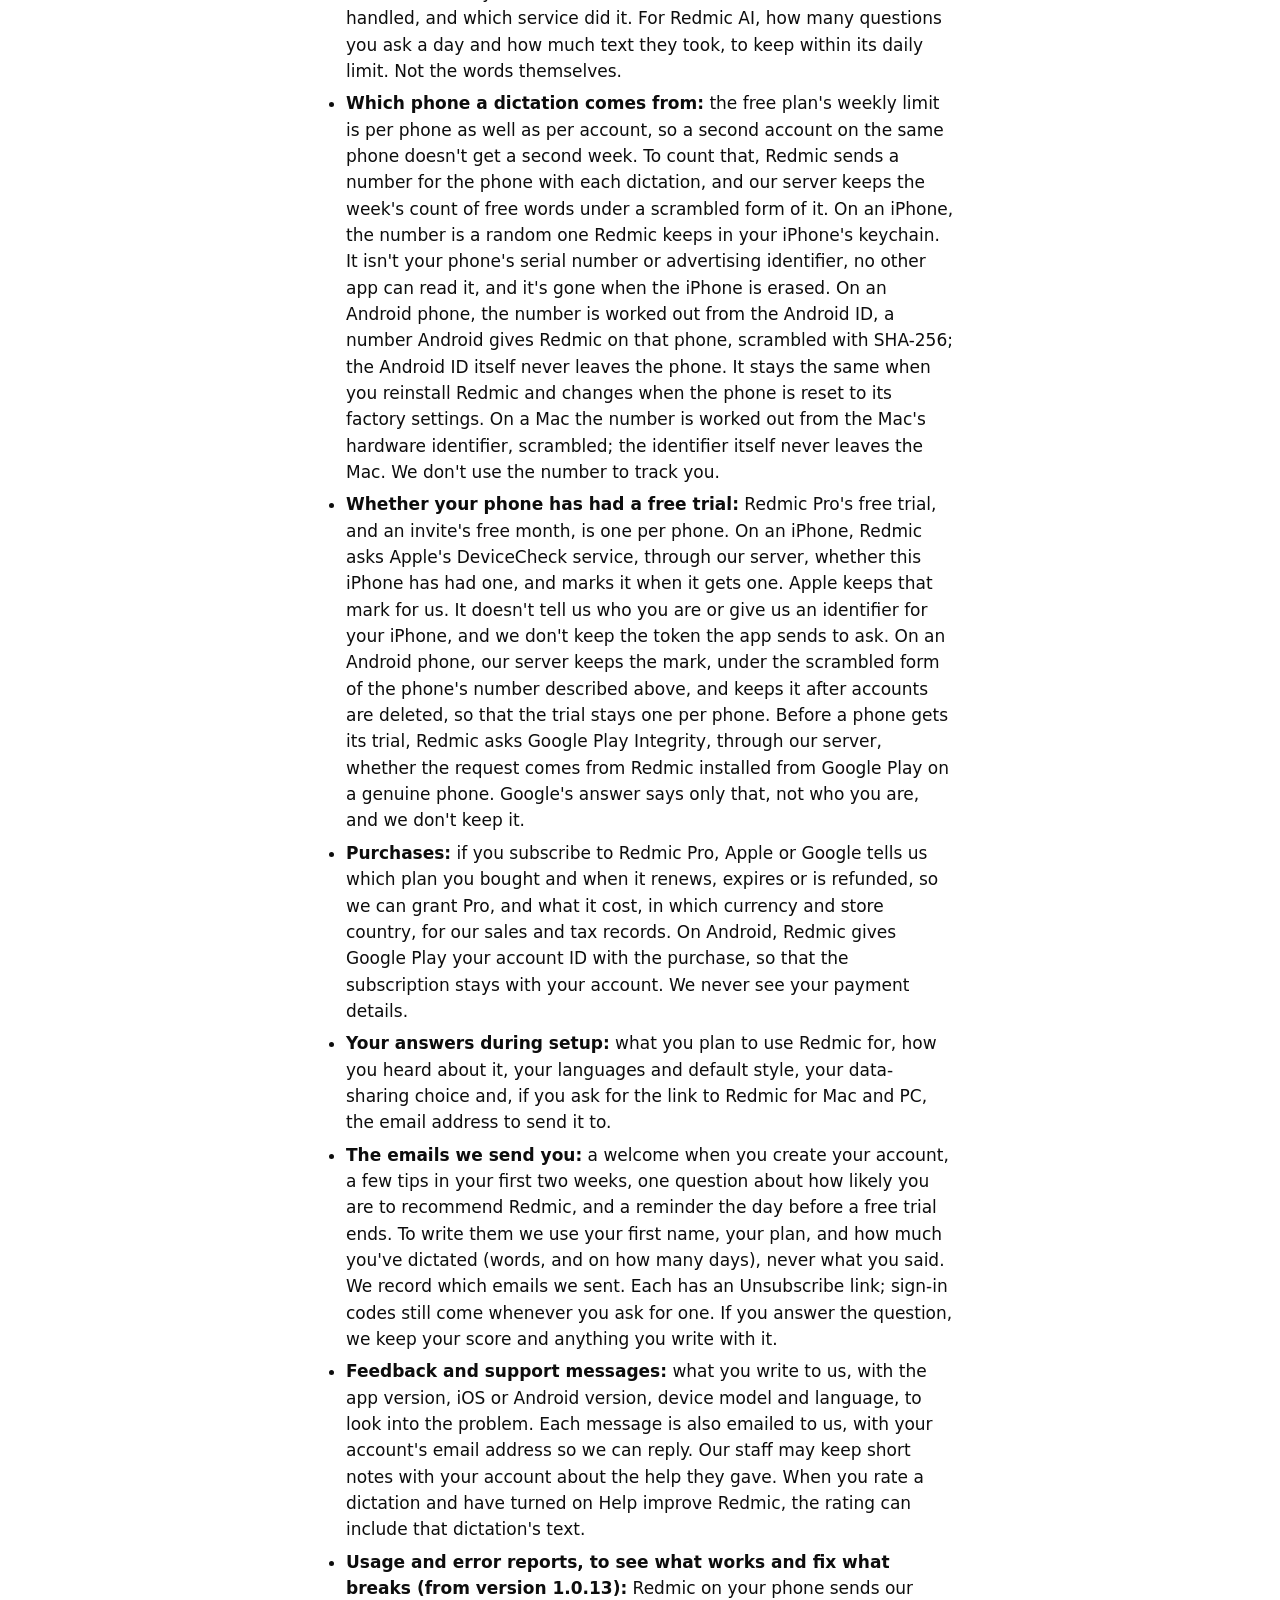
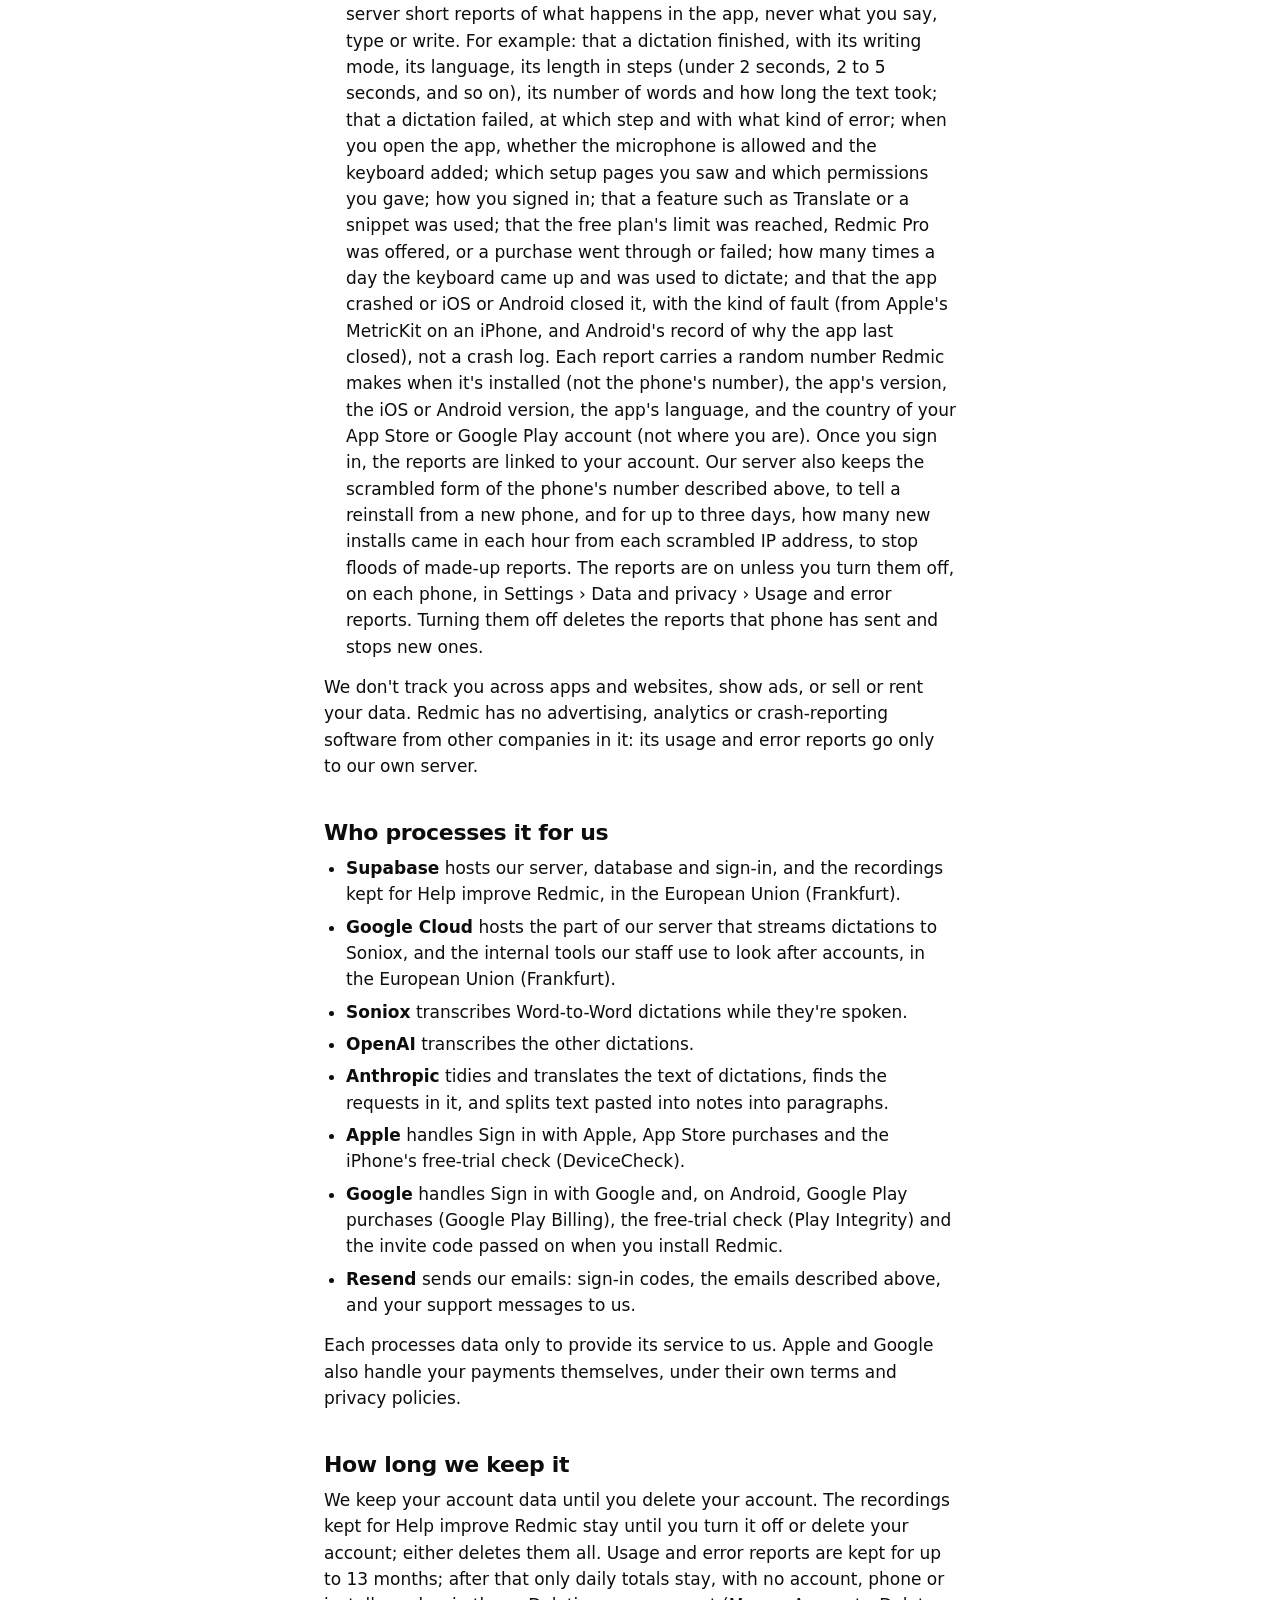
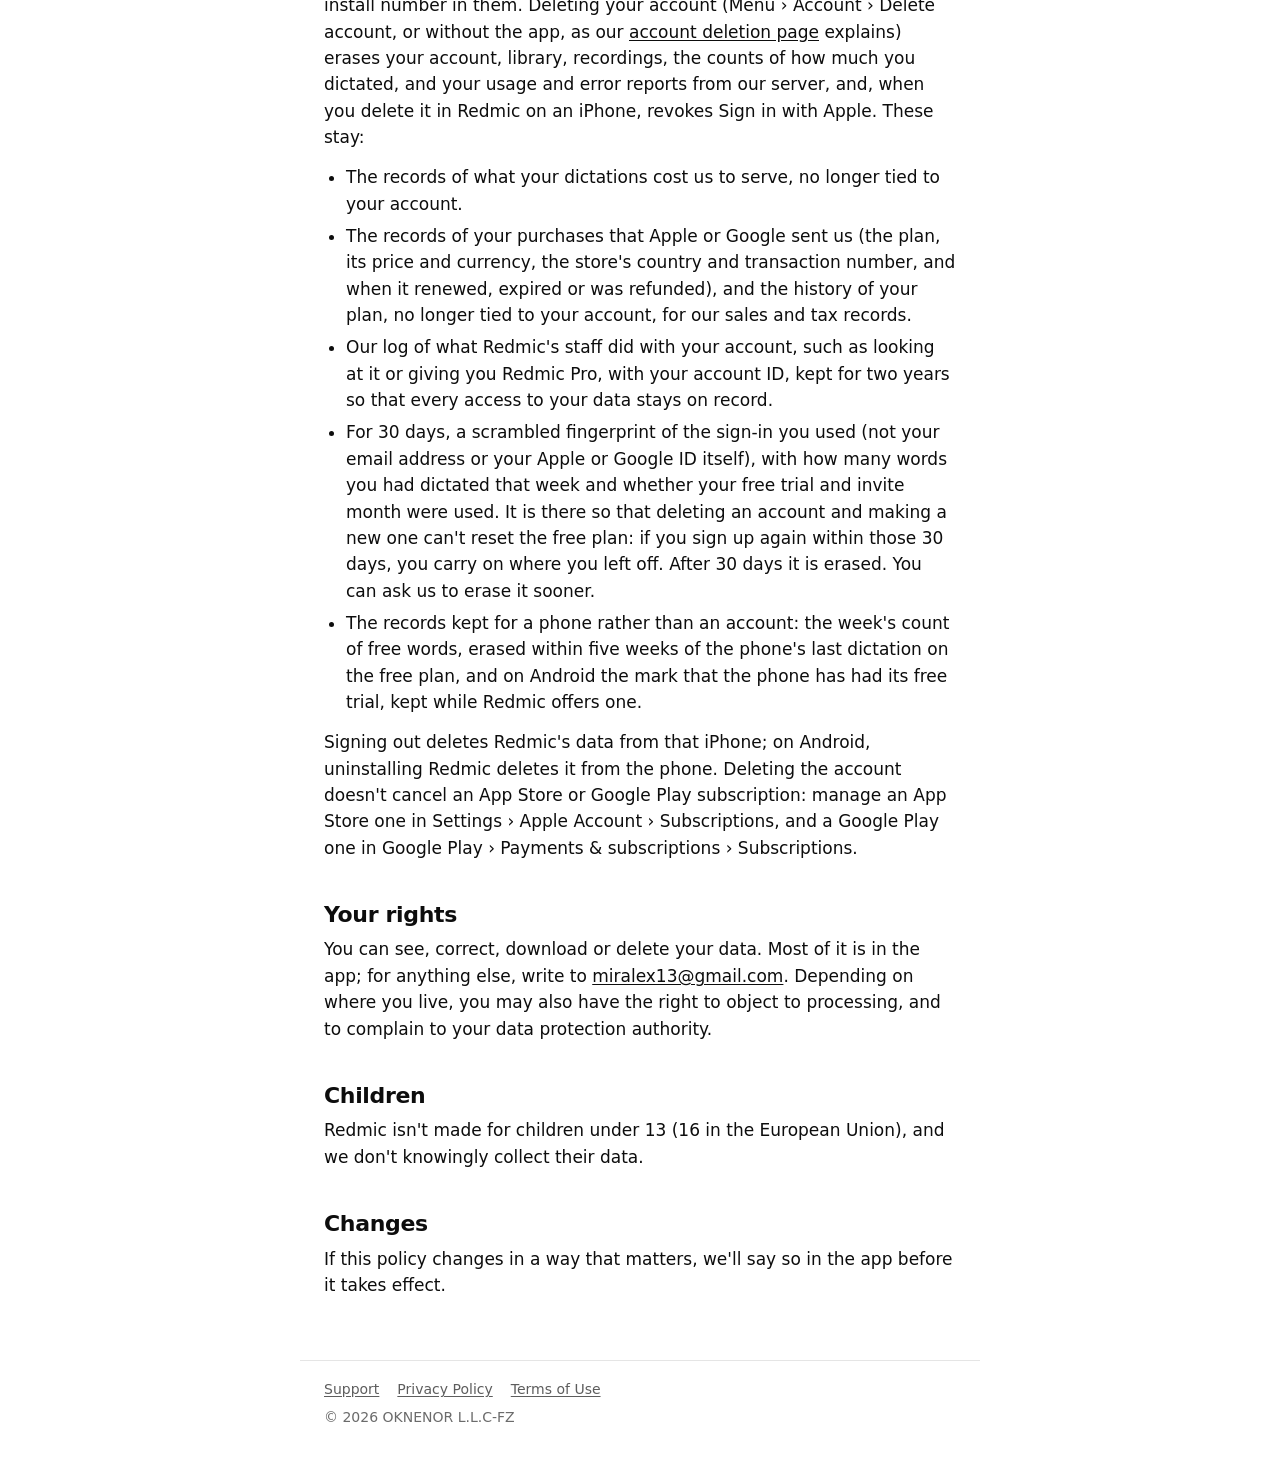
<file: privacy/index.html>
<!doctype html>
<html lang="en">
<head>
<meta charset="utf-8">
<meta name="viewport" content="width=device-width, initial-scale=1">
<meta name="color-scheme" content="light dark">
<title>Privacy Policy · Redmic</title>
<meta name="description" content="What Redmic collects, why, and the choices you have.">
<link rel="stylesheet" href="../style.css">
</head>
<body>
<header class="site"><a class="brand" href="../" aria-label="Redmic"><svg class="logo" viewBox="0 0 103.49 24" width="4.3121em" height="1em" aria-hidden="true"><circle cx="12" cy="12" r="9.2" fill="none" stroke="currentColor" stroke-width="1.8"/><circle class="red" cx="12" cy="12" r="4.2"/><path fill="currentColor" fill-rule="evenodd" d="M86.75 3.37C85.97 3.54 85.37 4.09 85.13 4.85L85.07 5.05L85.07 5.41L85.07 5.78L85.16 6.02C85.46 6.89 86.23 7.45 87.11 7.45C88.24 7.45 89.16 6.53 89.16 5.4C89.16 4.65 88.77 3.99 88.1 3.6C88.03 3.56 87.86 3.49 87.73 3.45L87.49 3.37L87.18 3.36C87.01 3.35 86.81 3.36 86.75 3.37ZM60.79 6.7L60.79 9.51L60.56 9.29C60.11 8.88 59.64 8.59 59.09 8.41C58.55 8.23 58.05 8.15 57.41 8.15C56.57 8.16 55.91 8.31 55.16 8.67C53.66 9.41 52.55 10.82 52.12 12.57C51.98 13.18 51.94 13.49 51.94 14.18C51.94 14.88 51.98 15.19 52.12 15.79C52.49 17.29 53.35 18.55 54.58 19.37C55.02 19.66 55.7 19.96 56.24 20.09C56.99 20.26 57.97 20.25 58.75 20.06C59.48 19.87 60.05 19.56 60.59 19.05L60.79 18.85L60.79 19.38L60.79 19.9L62.5 19.9L64.22 19.9L64.22 11.9L64.22 3.89L62.5 3.89L60.79 3.89L60.79 6.7ZM58.85 11.49C59.8 11.74 60.44 12.38 60.7 13.38L60.77 13.62L60.77 14.18L60.77 14.74L60.7 14.99C60.44 15.98 59.81 16.62 58.85 16.88L58.59 16.95L58.09 16.95L57.58 16.95L57.34 16.89C56.59 16.69 56.04 16.27 55.7 15.63C55.41 15.09 55.29 14.36 55.4 13.67C55.57 12.48 56.35 11.66 57.52 11.44C57.65 11.42 57.85 11.41 58.15 11.41L58.59 11.42L58.85 11.49ZM72.17 8.18C71.51 8.27 70.97 8.46 70.52 8.77C70.28 8.92 69.97 9.21 69.83 9.4L69.75 9.51L69.75 8.99L69.75 8.47L68.04 8.47L66.32 8.47L66.32 14.18L66.32 19.9L68.04 19.9L69.75 19.9L69.75 16.53L69.75 13.16L69.79 12.91C69.92 12.08 70.35 11.55 71.03 11.36C71.24 11.3 71.78 11.3 71.99 11.35C72.25 11.41 72.51 11.55 72.68 11.72C72.94 11.99 73.07 12.28 73.14 12.75L73.18 13L73.18 16.45L73.18 19.9L74.9 19.9L76.61 19.9L76.61 16.53L76.61 13.16L76.65 12.91C76.78 12.08 77.21 11.55 77.89 11.36C78.1 11.3 78.64 11.3 78.85 11.35C79.11 11.41 79.37 11.55 79.54 11.72C79.8 11.99 79.93 12.28 80.01 12.75L80.04 13L80.04 16.45L80.04 19.9L81.76 19.9L83.48 19.9L83.47 16.09C83.46 12.1 83.46 12.18 83.34 11.6C83.22 11.01 82.97 10.39 82.65 9.91C82.42 9.56 81.94 9.08 81.59 8.85C81.14 8.55 80.67 8.36 80.11 8.24L79.8 8.18L79.26 8.16C78.85 8.15 78.66 8.16 78.41 8.19C77.34 8.33 76.56 8.73 75.96 9.46C75.88 9.55 75.82 9.62 75.81 9.62C75.8 9.62 75.74 9.56 75.68 9.48C75.41 9.12 74.94 8.72 74.54 8.52C74.33 8.41 73.97 8.29 73.68 8.23C73.48 8.19 73.32 8.17 72.88 8.17C72.58 8.16 72.26 8.17 72.17 8.18ZM85.4 14.18L85.4 19.9L87.11 19.9L88.83 19.9L88.83 14.18L88.83 8.47L87.11 8.47L85.4 8.47L85.4 14.18Z"/><path class="red" fill-rule="evenodd" d="M44.47 8.19C41.99 8.48 40.05 10.12 39.43 12.47C39.14 13.55 39.14 14.77 39.41 15.85C39.96 17.98 41.57 19.51 43.81 20.03C44.71 20.24 45.93 20.27 46.87 20.11C47.82 19.94 48.66 19.59 49.37 19.05C49.81 18.72 50.58 17.89 50.49 17.85C50.47 17.83 49.86 17.48 49.12 17.06L47.79 16.29L47.65 16.42C47.26 16.77 46.72 17.02 46.12 17.11C45.77 17.17 45.03 17.15 44.69 17.07C44.09 16.94 43.69 16.73 43.33 16.36C43.12 16.13 42.86 15.71 42.86 15.58C42.86 15.57 44.6 15.56 46.91 15.56L50.96 15.56L50.99 15.4C51.06 14.95 51.08 14.77 51.08 14.21C51.08 13.58 51.06 13.32 50.96 12.84C50.45 10.27 48.49 8.46 45.94 8.18C45.61 8.14 44.84 8.15 44.47 8.19ZM45.96 11.27C46.4 11.38 46.72 11.55 46.99 11.81C47.28 12.09 47.49 12.42 47.63 12.81L47.69 12.99L45.23 12.99C43.29 12.99 42.78 12.98 42.78 12.96C42.78 12.9 42.95 12.51 43.04 12.34C43.38 11.74 43.99 11.34 44.74 11.22C45.01 11.18 45.73 11.21 45.96 11.27ZM95.63 8.19C92.82 8.55 90.76 10.58 90.4 13.36C90.35 13.73 90.35 14.52 90.39 14.9C90.67 17.5 92.52 19.54 95.07 20.08C95.92 20.26 96.99 20.25 97.84 20.06C99.33 19.71 100.64 18.78 101.43 17.51C101.5 17.4 101.56 17.29 101.56 17.28C101.56 17.27 98.68 15.6 98.6 15.57C98.59 15.56 98.54 15.63 98.49 15.72C98.39 15.91 98.1 16.22 97.88 16.38C97.67 16.54 97.37 16.67 97.07 16.75L96.82 16.82L96.38 16.82L95.93 16.82L95.71 16.76C94.71 16.51 94.03 15.78 93.83 14.75C93.75 14.31 93.79 13.67 93.92 13.24C94.19 12.42 94.84 11.83 95.71 11.6L95.93 11.55L96.38 11.55L96.82 11.55L97.06 11.62C97.74 11.8 98.2 12.15 98.56 12.76L98.58 12.81L99.6 12.22C100.16 11.9 100.83 11.51 101.09 11.36C101.46 11.14 101.56 11.07 101.55 11.04C101.47 10.83 101.01 10.23 100.66 9.88C99.78 9 98.64 8.42 97.36 8.22C97 8.16 96 8.14 95.63 8.19ZM38.5 8.26C37.84 8.33 37.15 8.58 36.65 8.94C36.22 9.23 35.83 9.71 35.64 10.16C35.59 10.28 35.54 10.4 35.53 10.43C35.52 10.46 35.51 10.07 35.5 9.47L35.5 8.47L33.79 8.47L32.07 8.47L32.07 14.18L32.07 19.9L33.79 19.9L35.5 19.9L35.51 17.11L35.52 14.33L35.57 14.09C35.68 13.65 35.81 13.36 36.04 13.06C36.39 12.61 36.97 12.28 37.68 12.14C37.92 12.09 38.72 12.07 38.86 12.11L38.93 12.13L38.93 10.18L38.93 8.23L38.82 8.24C38.76 8.24 38.62 8.25 38.5 8.26Z"/></svg></a></header>
<main>
<h1>Redmic Privacy Policy</h1>
<p>Effective November 28, 2026</p>
<p>Redmic is a voice keyboard for iPhone and Android made by OKNENOR L.L.C-FZ (&quot;we&quot;). This policy explains what Redmic collects, why, and the choices you have. Questions: <a href="mailto:miralex13@gmail.com">miralex13@gmail.com</a>.</p>
<h2>What stays on your phone</h2>
<ul>
<li><strong>Your transcripts</strong> (dictation history) and <strong>the recordings</strong> Redmic keeps so you can play them back. You choose how long they're kept (Settings › Local data storage).</li>
<li><strong>What you type</strong> with the Redmic keyboard. The keyboard doesn't record or send keystrokes.</li>
<li><strong>Your requests lists</strong> (Redmic Pro): what you asked for each day and what you checked off. They're deleted with the transcripts they come from.</li>
<li><strong>The Requests reminder</strong> (Redmic Pro), if you turn it on: a notification your phone schedules itself. Nothing is sent anywhere to show it.</li>
<li><strong>Your Redmic AI chats</strong> (Redmic Pro): your questions and the answers. They're deleted with the transcripts they're about, and you can delete them any time on Redmic AI's screen.</li>
</ul>
<p>On Android, the Redmic keyboard is an input method, the kind of app Android lets you choose as your keyboard. The letters you type with it stay on your phone. It uses the microphone only while it's on screen and you've tapped its mic, and never in a password field. Your transcripts, recordings and Redmic AI chats are kept in Redmic's own storage on the phone, which other apps can't read, and are left out of Android's backup to your Google account.</p>
<h2>What we collect and why</h2>
<ul>
<li><strong>Your account:</strong> your email address (or the private relay address Sign in with Apple gives us), your name if Apple or Google passes it on, and an account ID. They let you sign in and keep your plan and library on every device, iPhone or Android.</li>
<li><strong>Your recordings and their text, to write what you say:</strong> when you dictate, the audio goes from Redmic on your phone to our server and on to a speech service that turns it into text. A Word-to-Word dictation streams to Soniox while you speak, on iPhone and Android, so its text is ready as soon as you finish. The other writing modes, translations, and a Word-to-Word dictation Soniox can't answer quickly go to OpenAI when you finish. When the text needs tidying or translating, it goes to Anthropic, whose Claude model rewrites it. Redmic asks for your permission before the first recording is sent, and you can take it back in Settings › Data and privacy (Redmic then stops listening until you allow it again). Our server doesn't keep the audio or the text, unless you turn on Help improve Redmic (next). Soniox, OpenAI and Anthropic process them to return the result. Under their API terms none of them uses them to train its models. Soniox doesn't store what it hears live; OpenAI and Anthropic may keep it for a limited time to detect abuse (OpenAI for up to 30 days).</li>
<li><strong>Your recordings, to train Redmic's own speech model (only if you turn on Help improve Redmic):</strong> Settings › Data and privacy › Help improve Redmic is off until you turn it on. While it's on, Redmic on your phone sends a copy of each dictation's recording to our server, which keeps it with your account ID and what describes it: whether you dictated in the app or with the keyboard, the language you chose to speak (not one a speech service detected), the writing mode, its length and the app version. No text is kept with it. We use these recordings only to build and test Redmic's own speech recognition, and people working for Redmic may listen to some of them to write down what was said. The copies stay on our server: we don't sell or share them, and we don't send them to Soniox, OpenAI or Anthropic. Your phone sends them only on Wi-Fi (or another network that isn't metered), never while you dictate. Turning the switch off deletes every recording kept for your account, and so does deleting your account.</li>
<li><strong>The text of your dictations, to list your requests (Redmic Pro, only once you turn Requests on):</strong> when you open Requests, the text of the day's dictations it hasn't read yet, with earlier ones from the same day for context, goes from the app to our server and on to Anthropic, whose Claude model picks out what you asked for. The list comes back to your phone and stays there. Our server doesn't keep the text. You can turn Requests off on its screen.</li>
<li><strong>Parts of your dictations and notes, to answer your questions (Redmic Pro, only once you start Redmic AI):</strong> when you ask Redmic AI something, the app searches your dictations and notes on your phone and sends only the parts that match, with their dates, together with your question, to our server and on to Anthropic, whose Claude model writes the answer. The answer comes back to your phone and is kept there with your chat. Our server doesn't keep the question, the parts or the answer. A question you say out loud is turned into text like a dictation, but it isn't added to your transcripts. If you share a text to Redmic from another app, or ask about a text you copied (on iPhone), that text goes with your question the same way, and our server doesn't keep it either. You can turn Redmic AI off and delete your chats on its screen.</li>
<li><strong>A message you copied, to write your reply (Redmic Pro):</strong> when you tap Reply to copied in the Redmic keyboard, the message you copied goes from the keyboard to our server and on to Anthropic, whose Claude model writes your reply; it goes again with each change you ask for. On iPhone the keyboard reads what you copied only when you tap iOS's Paste button. On Android it reads a text you copied in the last few minutes to show its first words on the button, and nothing leaves your phone until you tap. Our server doesn't keep the message or the reply.</li>
<li><strong>Text you paste into a note, to split it into paragraphs (on iPhone):</strong> when you paste a long block of text into a note, the app sends it to our server and on to Anthropic, whose Claude model picks where its paragraphs start. Only the line breaks change: the words come back as you pasted them, and you can undo it. Our server doesn't keep the text. This happens only while you're signed in and after you've allowed Redmic's AI services.</li>
<li><strong>Your dictionary, snippets and notes:</strong> while you're signed in, they're saved to your account so they're on every device you use. They aren't shared with anyone.</li>
<li><strong>Invites:</strong> if you join with a friend's invite code, we record whose code it was, so you each get your month of Redmic Pro. Your friend sees how many people joined with their code, not who. On Android, when you install Redmic from a friend's invite link, Google Play hands the code to Redmic, so you don't have to type it.</li>
<li><strong>How much you dictate:</strong> the number of words in each dictation, to apply the free plan's weekly limit, and what each dictation cost us to serve: how many seconds of audio and how much text the AI services handled, and which service did it. For Redmic AI, how many questions you ask a day and how much text they took, to keep within its daily limit. Not the words themselves.</li>
<li><strong>Which phone a dictation comes from:</strong> the free plan's weekly limit is per phone as well as per account, so a second account on the same phone doesn't get a second week. To count that, Redmic sends a number for the phone with each dictation, and our server keeps the week's count of free words under a scrambled form of it. On an iPhone, the number is a random one Redmic keeps in your iPhone's keychain. It isn't your phone's serial number or advertising identifier, no other app can read it, and it's gone when the iPhone is erased. On an Android phone, the number is worked out from the Android ID, a number Android gives Redmic on that phone, scrambled with SHA-256; the Android ID itself never leaves the phone. It stays the same when you reinstall Redmic and changes when the phone is reset to its factory settings. On a Mac the number is worked out from the Mac's hardware identifier, scrambled; the identifier itself never leaves the Mac. We don't use the number to track you.</li>
<li><strong>Whether your phone has had a free trial:</strong> Redmic Pro's free trial, and an invite's free month, is one per phone. On an iPhone, Redmic asks Apple's DeviceCheck service, through our server, whether this iPhone has had one, and marks it when it gets one. Apple keeps that mark for us. It doesn't tell us who you are or give us an identifier for your iPhone, and we don't keep the token the app sends to ask. On an Android phone, our server keeps the mark, under the scrambled form of the phone's number described above, and keeps it after accounts are deleted, so that the trial stays one per phone. Before a phone gets its trial, Redmic asks Google Play Integrity, through our server, whether the request comes from Redmic installed from Google Play on a genuine phone. Google's answer says only that, not who you are, and we don't keep it.</li>
<li><strong>Purchases:</strong> if you subscribe to Redmic Pro, Apple or Google tells us which plan you bought and when it renews, expires or is refunded, so we can grant Pro, and what it cost, in which currency and store country, for our sales and tax records. On Android, Redmic gives Google Play your account ID with the purchase, so that the subscription stays with your account. We never see your payment details.</li>
<li><strong>Your answers during setup:</strong> what you plan to use Redmic for, how you heard about it, your languages and default style, your data-sharing choice and, if you ask for the link to Redmic for Mac and PC, the email address to send it to.</li>
<li><strong>The emails we send you:</strong> a welcome when you create your account, a few tips in your first two weeks, one question about how likely you are to recommend Redmic, and a reminder the day before a free trial ends. To write them we use your first name, your plan, and how much you've dictated (words, and on how many days), never what you said. We record which emails we sent. Each has an Unsubscribe link; sign-in codes still come whenever you ask for one. If you answer the question, we keep your score and anything you write with it.</li>
<li><strong>Feedback and support messages:</strong> what you write to us, with the app version, iOS or Android version, device model and language, to look into the problem. Each message is also emailed to us, with your account's email address so we can reply. Our staff may keep short notes with your account about the help they gave. When you rate a dictation and have turned on Help improve Redmic, the rating can include that dictation's text.</li>
<li><strong>Usage and error reports, to see what works and fix what breaks (from version 1.0.13):</strong> Redmic on your phone sends our server short reports of what happens in the app, never what you say, type or write. For example: that a dictation finished, with its writing mode, its language, its length in steps (under 2 seconds, 2 to 5 seconds, and so on), its number of words and how long the text took; that a dictation failed, at which step and with what kind of error; when you open the app, whether the microphone is allowed and the keyboard added; which setup pages you saw and which permissions you gave; how you signed in; that a feature such as Translate or a snippet was used; that the free plan's limit was reached, Redmic Pro was offered, or a purchase went through or failed; how many times a day the keyboard came up and was used to dictate; and that the app crashed or iOS or Android closed it, with the kind of fault (from Apple's MetricKit on an iPhone, and Android's record of why the app last closed), not a crash log. Each report carries a random number Redmic makes when it's installed (not the phone's number), the app's version, the iOS or Android version, the app's language, and the country of your App Store or Google Play account (not where you are). Once you sign in, the reports are linked to your account. Our server also keeps the scrambled form of the phone's number described above, to tell a reinstall from a new phone, and for up to three days, how many new installs came in each hour from each scrambled IP address, to stop floods of made-up reports. The reports are on unless you turn them off, on each phone, in Settings › Data and privacy › Usage and error reports. Turning them off deletes the reports that phone has sent and stops new ones.</li>
</ul>
<p>We don't track you across apps and websites, show ads, or sell or rent your data. Redmic has no advertising, analytics or crash-reporting software from other companies in it: its usage and error reports go only to our own server.</p>
<h2>Who processes it for us</h2>
<ul>
<li><strong>Supabase</strong> hosts our server, database and sign-in, and the recordings kept for Help improve Redmic, in the European Union (Frankfurt).</li>
<li><strong>Google Cloud</strong> hosts the part of our server that streams dictations to Soniox, and the internal tools our staff use to look after accounts, in the European Union (Frankfurt).</li>
<li><strong>Soniox</strong> transcribes Word-to-Word dictations while they're spoken.</li>
<li><strong>OpenAI</strong> transcribes the other dictations.</li>
<li><strong>Anthropic</strong> tidies and translates the text of dictations, finds the requests in it, and splits text pasted into notes into paragraphs.</li>
<li><strong>Apple</strong> handles Sign in with Apple, App Store purchases and the iPhone's free-trial check (DeviceCheck).</li>
<li><strong>Google</strong> handles Sign in with Google and, on Android, Google Play purchases (Google Play Billing), the free-trial check (Play Integrity) and the invite code passed on when you install Redmic.</li>
<li><strong>Resend</strong> sends our emails: sign-in codes, the emails described above, and your support messages to us.</li>
</ul>
<p>Each processes data only to provide its service to us. Apple and Google also handle your payments themselves, under their own terms and privacy policies.</p>
<h2>How long we keep it</h2>
<p>We keep your account data until you delete your account. The recordings kept for Help improve Redmic stay until you turn it off or delete your account; either deletes them all. Usage and error reports are kept for up to 13 months; after that only daily totals stay, with no account, phone or install number in them. Deleting your account (Menu › Account › Delete account, or without the app, as our <a href="../delete-account/">account deletion page</a> explains) erases your account, library, recordings, the counts of how much you dictated, and your usage and error reports from our server, and, when you delete it in Redmic on an iPhone, revokes Sign in with Apple. These stay:</p>
<ul>
<li>The records of what your dictations cost us to serve, no longer tied to your account.</li>
<li>The records of your purchases that Apple or Google sent us (the plan, its price and currency, the store's country and transaction number, and when it renewed, expired or was refunded), and the history of your plan, no longer tied to your account, for our sales and tax records.</li>
<li>Our log of what Redmic's staff did with your account, such as looking at it or giving you Redmic Pro, with your account ID, kept for two years so that every access to your data stays on record.</li>
<li>For 30 days, a scrambled fingerprint of the sign-in you used (not your email address or your Apple or Google ID itself), with how many words you had dictated that week and whether your free trial and invite month were used. It is there so that deleting an account and making a new one can't reset the free plan: if you sign up again within those 30 days, you carry on where you left off. After 30 days it is erased. You can ask us to erase it sooner.</li>
<li>The records kept for a phone rather than an account: the week's count of free words, erased within five weeks of the phone's last dictation on the free plan, and on Android the mark that the phone has had its free trial, kept while Redmic offers one.</li>
</ul>
<p>Signing out deletes Redmic's data from that iPhone; on Android, uninstalling Redmic deletes it from the phone. Deleting the account doesn't cancel an App Store or Google Play subscription: manage an App Store one in Settings › Apple Account › Subscriptions, and a Google Play one in Google Play › Payments &amp; subscriptions › Subscriptions.</p>
<h2>Your rights</h2>
<p>You can see, correct, download or delete your data. Most of it is in the app; for anything else, write to <a href="mailto:miralex13@gmail.com">miralex13@gmail.com</a>. Depending on where you live, you may also have the right to object to processing, and to complain to your data protection authority.</p>
<h2>Children</h2>
<p>Redmic isn't made for children under 13 (16 in the European Union), and we don't knowingly collect their data.</p>
<h2>Changes</h2>
<p>If this policy changes in a way that matters, we'll say so in the app before it takes effect.</p>
</main>
<footer class="site">
<nav><a href="../support/">Support</a><a href="../privacy/">Privacy Policy</a><a href="../terms/">Terms of Use</a></nav>
<p>© 2026 OKNENOR L.L.C-FZ</p>
</footer>
</body>
</html>
</file>
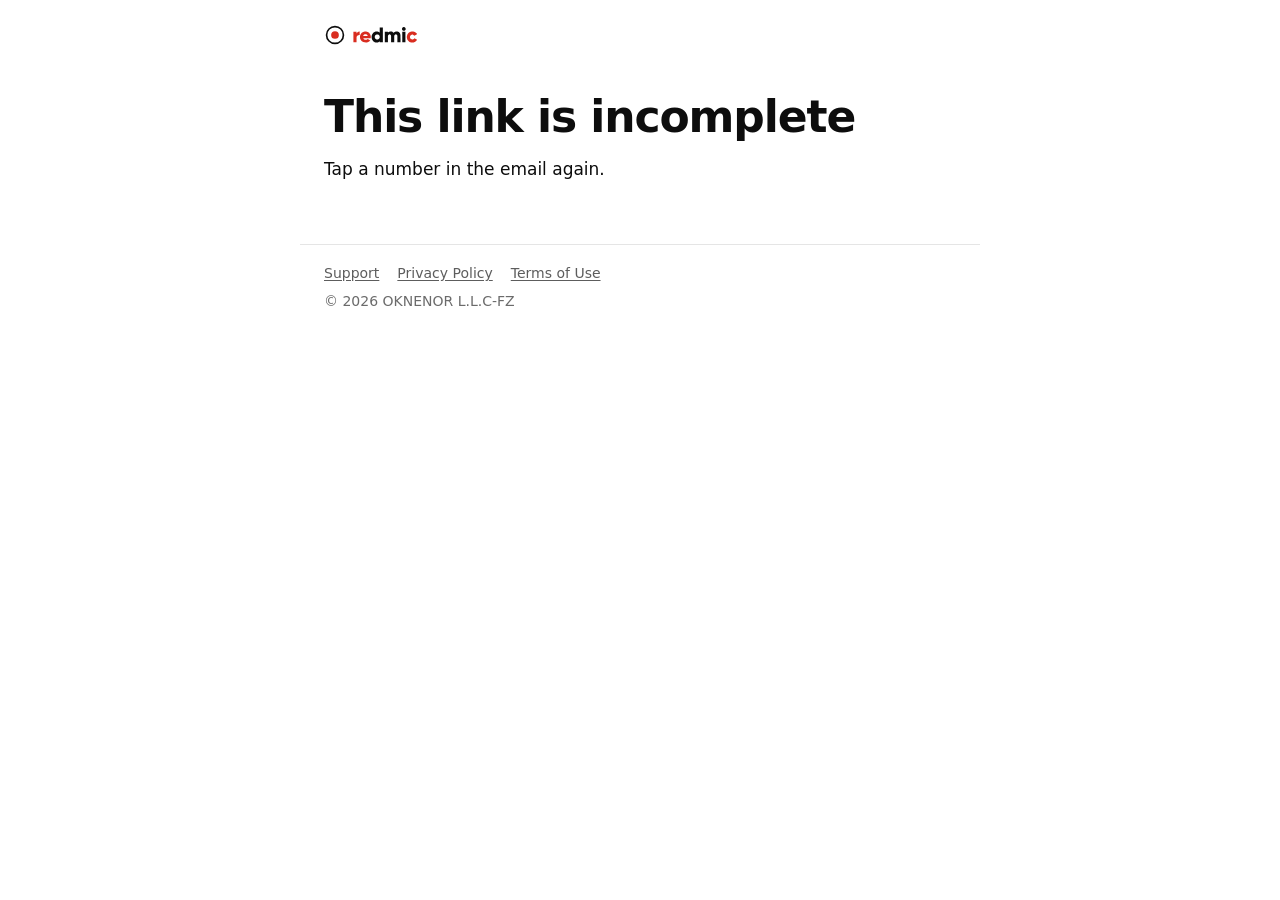
<file: score/index.html>
<!doctype html>
<html lang="en">
<head>
<meta charset="utf-8">
<meta name="viewport" content="width=device-width, initial-scale=1">
<meta name="color-scheme" content="light dark">
<title>Thanks for answering · Redmic</title>
<meta name="description" content="How likely are you to recommend Redmic to a friend?">
<link rel="stylesheet" href="../style.css">
</head>
<body>
<header class="site"><a class="brand" href="../" aria-label="Redmic"><svg class="logo" viewBox="0 0 103.49 24" width="4.3121em" height="1em" aria-hidden="true"><circle cx="12" cy="12" r="9.2" fill="none" stroke="currentColor" stroke-width="1.8"/><circle class="red" cx="12" cy="12" r="4.2"/><path fill="currentColor" fill-rule="evenodd" d="M86.75 3.37C85.97 3.54 85.37 4.09 85.13 4.85L85.07 5.05L85.07 5.41L85.07 5.78L85.16 6.02C85.46 6.89 86.23 7.45 87.11 7.45C88.24 7.45 89.16 6.53 89.16 5.4C89.16 4.65 88.77 3.99 88.1 3.6C88.03 3.56 87.86 3.49 87.73 3.45L87.49 3.37L87.18 3.36C87.01 3.35 86.81 3.36 86.75 3.37ZM60.79 6.7L60.79 9.51L60.56 9.29C60.11 8.88 59.64 8.59 59.09 8.41C58.55 8.23 58.05 8.15 57.41 8.15C56.57 8.16 55.91 8.31 55.16 8.67C53.66 9.41 52.55 10.82 52.12 12.57C51.98 13.18 51.94 13.49 51.94 14.18C51.94 14.88 51.98 15.19 52.12 15.79C52.49 17.29 53.35 18.55 54.58 19.37C55.02 19.66 55.7 19.96 56.24 20.09C56.99 20.26 57.97 20.25 58.75 20.06C59.48 19.87 60.05 19.56 60.59 19.05L60.79 18.85L60.79 19.38L60.79 19.9L62.5 19.9L64.22 19.9L64.22 11.9L64.22 3.89L62.5 3.89L60.79 3.89L60.79 6.7ZM58.85 11.49C59.8 11.74 60.44 12.38 60.7 13.38L60.77 13.62L60.77 14.18L60.77 14.74L60.7 14.99C60.44 15.98 59.81 16.62 58.85 16.88L58.59 16.95L58.09 16.95L57.58 16.95L57.34 16.89C56.59 16.69 56.04 16.27 55.7 15.63C55.41 15.09 55.29 14.36 55.4 13.67C55.57 12.48 56.35 11.66 57.52 11.44C57.65 11.42 57.85 11.41 58.15 11.41L58.59 11.42L58.85 11.49ZM72.17 8.18C71.51 8.27 70.97 8.46 70.52 8.77C70.28 8.92 69.97 9.21 69.83 9.4L69.75 9.51L69.75 8.99L69.75 8.47L68.04 8.47L66.32 8.47L66.32 14.18L66.32 19.9L68.04 19.9L69.75 19.9L69.75 16.53L69.75 13.16L69.79 12.91C69.92 12.08 70.35 11.55 71.03 11.36C71.24 11.3 71.78 11.3 71.99 11.35C72.25 11.41 72.51 11.55 72.68 11.72C72.94 11.99 73.07 12.28 73.14 12.75L73.18 13L73.18 16.45L73.18 19.9L74.9 19.9L76.61 19.9L76.61 16.53L76.61 13.16L76.65 12.91C76.78 12.08 77.21 11.55 77.89 11.36C78.1 11.3 78.64 11.3 78.85 11.35C79.11 11.41 79.37 11.55 79.54 11.72C79.8 11.99 79.93 12.28 80.01 12.75L80.04 13L80.04 16.45L80.04 19.9L81.76 19.9L83.48 19.9L83.47 16.09C83.46 12.1 83.46 12.18 83.34 11.6C83.22 11.01 82.97 10.39 82.65 9.91C82.42 9.56 81.94 9.08 81.59 8.85C81.14 8.55 80.67 8.36 80.11 8.24L79.8 8.18L79.26 8.16C78.85 8.15 78.66 8.16 78.41 8.19C77.34 8.33 76.56 8.73 75.96 9.46C75.88 9.55 75.82 9.62 75.81 9.62C75.8 9.62 75.74 9.56 75.68 9.48C75.41 9.12 74.94 8.72 74.54 8.52C74.33 8.41 73.97 8.29 73.68 8.23C73.48 8.19 73.32 8.17 72.88 8.17C72.58 8.16 72.26 8.17 72.17 8.18ZM85.4 14.18L85.4 19.9L87.11 19.9L88.83 19.9L88.83 14.18L88.83 8.47L87.11 8.47L85.4 8.47L85.4 14.18Z"/><path class="red" fill-rule="evenodd" d="M44.47 8.19C41.99 8.48 40.05 10.12 39.43 12.47C39.14 13.55 39.14 14.77 39.41 15.85C39.96 17.98 41.57 19.51 43.81 20.03C44.71 20.24 45.93 20.27 46.87 20.11C47.82 19.94 48.66 19.59 49.37 19.05C49.81 18.72 50.58 17.89 50.49 17.85C50.47 17.83 49.86 17.48 49.12 17.06L47.79 16.29L47.65 16.42C47.26 16.77 46.72 17.02 46.12 17.11C45.77 17.17 45.03 17.15 44.69 17.07C44.09 16.94 43.69 16.73 43.33 16.36C43.12 16.13 42.86 15.71 42.86 15.58C42.86 15.57 44.6 15.56 46.91 15.56L50.96 15.56L50.99 15.4C51.06 14.95 51.08 14.77 51.08 14.21C51.08 13.58 51.06 13.32 50.96 12.84C50.45 10.27 48.49 8.46 45.94 8.18C45.61 8.14 44.84 8.15 44.47 8.19ZM45.96 11.27C46.4 11.38 46.72 11.55 46.99 11.81C47.28 12.09 47.49 12.42 47.63 12.81L47.69 12.99L45.23 12.99C43.29 12.99 42.78 12.98 42.78 12.96C42.78 12.9 42.95 12.51 43.04 12.34C43.38 11.74 43.99 11.34 44.74 11.22C45.01 11.18 45.73 11.21 45.96 11.27ZM95.63 8.19C92.82 8.55 90.76 10.58 90.4 13.36C90.35 13.73 90.35 14.52 90.39 14.9C90.67 17.5 92.52 19.54 95.07 20.08C95.92 20.26 96.99 20.25 97.84 20.06C99.33 19.71 100.64 18.78 101.43 17.51C101.5 17.4 101.56 17.29 101.56 17.28C101.56 17.27 98.68 15.6 98.6 15.57C98.59 15.56 98.54 15.63 98.49 15.72C98.39 15.91 98.1 16.22 97.88 16.38C97.67 16.54 97.37 16.67 97.07 16.75L96.82 16.82L96.38 16.82L95.93 16.82L95.71 16.76C94.71 16.51 94.03 15.78 93.83 14.75C93.75 14.31 93.79 13.67 93.92 13.24C94.19 12.42 94.84 11.83 95.71 11.6L95.93 11.55L96.38 11.55L96.82 11.55L97.06 11.62C97.74 11.8 98.2 12.15 98.56 12.76L98.58 12.81L99.6 12.22C100.16 11.9 100.83 11.51 101.09 11.36C101.46 11.14 101.56 11.07 101.55 11.04C101.47 10.83 101.01 10.23 100.66 9.88C99.78 9 98.64 8.42 97.36 8.22C97 8.16 96 8.14 95.63 8.19ZM38.5 8.26C37.84 8.33 37.15 8.58 36.65 8.94C36.22 9.23 35.83 9.71 35.64 10.16C35.59 10.28 35.54 10.4 35.53 10.43C35.52 10.46 35.51 10.07 35.5 9.47L35.5 8.47L33.79 8.47L32.07 8.47L32.07 14.18L32.07 19.9L33.79 19.9L35.5 19.9L35.51 17.11L35.52 14.33L35.57 14.09C35.68 13.65 35.81 13.36 36.04 13.06C36.39 12.61 36.97 12.28 37.68 12.14C37.92 12.09 38.72 12.07 38.86 12.11L38.93 12.13L38.93 10.18L38.93 8.23L38.82 8.24C38.76 8.24 38.62 8.25 38.5 8.26Z"/></svg></a></header>
<main>
<h1 id="score-title">Thanks for answering</h1>
<p id="score-line">How likely are you to recommend Redmic to a friend?</p>
<div id="score-form">
  <div class="scale" id="score-scale" role="group" aria-label="Your score, 1 to 10"></div>
  <div class="scale-ends"><span>1 = not likely</span><span>10 = very likely</span></div>
  <label for="score-comment">What’s the main reason for your score?</label>
  <textarea id="score-comment" rows="4" maxlength="2000" placeholder="Optional"></textarea>
  <button id="score-send" class="button" type="button">Send</button>
</div>
<p id="score-status" class="fineprint" hidden></p>

<script>
  // The email's numbers link here: …/score/?t=<token>&s=7. The score is saved as the page opens;
  // another number, or a reason, can follow.
  (() => {
    const endpoint = "https://aljjzxfzqbbmyfmardaj.supabase.co/functions/v1/email-preferences";
    const params = new URLSearchParams(location.search);
    const token = (params.get("t") || "").trim();
    let score = Number(params.get("s"));
    const scale = document.getElementById("score-scale");
    const status = document.getElementById("score-status");
    const send = document.getElementById("score-send");
    const comment = document.getElementById("score-comment");
    if (!/^[0-9a-f-]{36}$/i.test(token)) {
      document.getElementById("score-title").textContent = "This link is incomplete";
      document.getElementById("score-line").textContent = "Tap a number in the email again.";
      document.getElementById("score-form").hidden = true;
      return;
    }
    const valid = () => Number.isInteger(score) && score >= 1 && score <= 10;
    const buttons = Array.from({ length: 10 }, (_, index) => {
      const button = document.createElement("button");
      button.type = "button";
      button.textContent = String(index + 1);
      button.addEventListener("click", () => {
        score = index + 1;
        mark();
        save(null);
      });
      scale.appendChild(button);
      return button;
    });
    function mark() {
      buttons.forEach((button, index) => button.setAttribute("aria-pressed", String(index + 1 === score)));
    }
    function say(text) {
      status.textContent = text;
      status.hidden = false;
    }
    async function save(text) {
      if (!valid()) return false;
      try {
        const response = await fetch(endpoint, {
          method: "POST",
          headers: { "Content-Type": "application/json" },
          body: JSON.stringify({ token, action: "score", score, ...(text ? { comment: text } : {}) }),
        });
        if (!response.ok) throw new Error(String(response.status));
        return true;
      } catch {
        say("That didn’t save. Try again in a moment.");
        return false;
      }
    }
    send.addEventListener("click", async () => {
      if (!valid()) return say("Pick a number first.");
      send.disabled = true;
      const saved = await save(comment.value.trim());
      send.disabled = false;
      if (!saved) return;
      document.getElementById("score-form").hidden = true;
      say("Thanks. We read every answer.");
    });
    mark();
    save(null);
  })();
</script>
</main>
<footer class="site">
<nav><a href="../support/">Support</a><a href="../privacy/">Privacy Policy</a><a href="../terms/">Terms of Use</a></nav>
<p>© 2026 OKNENOR L.L.C-FZ</p>
</footer>
</body>
</html>
</file>
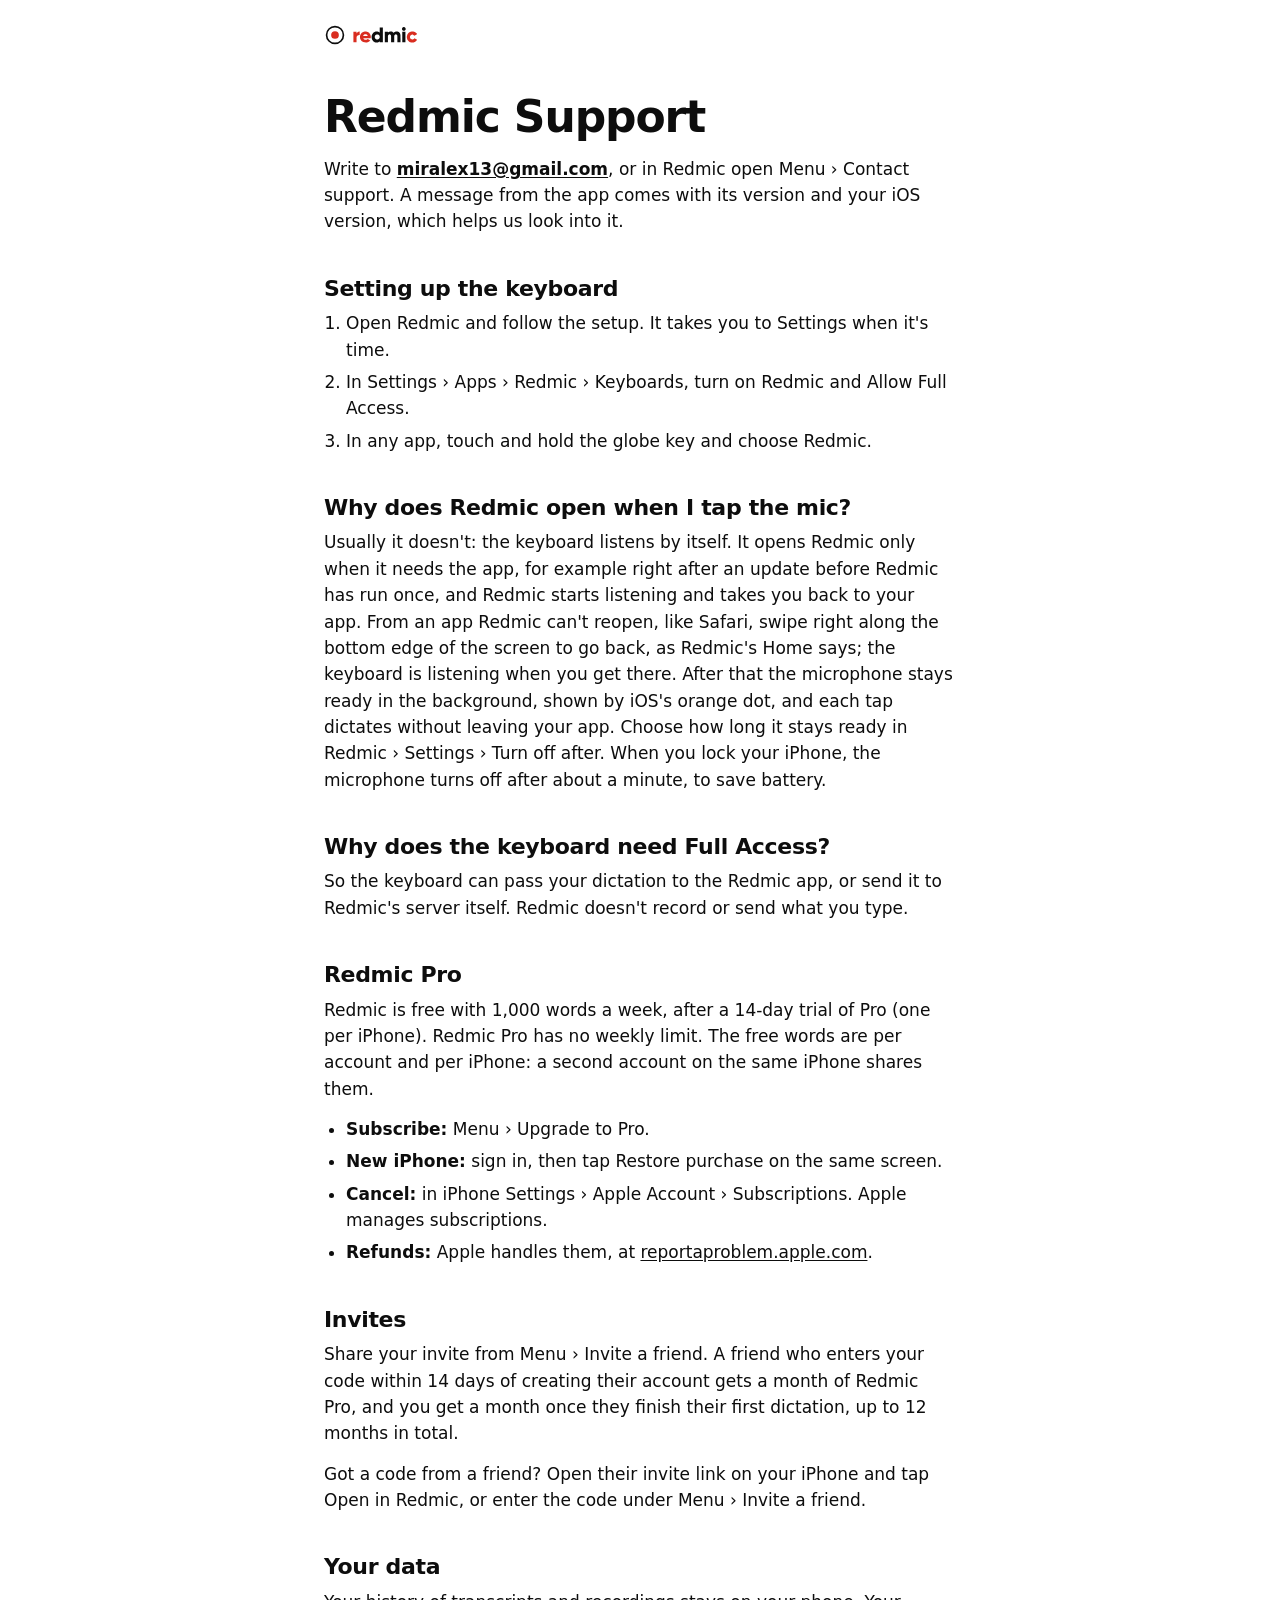
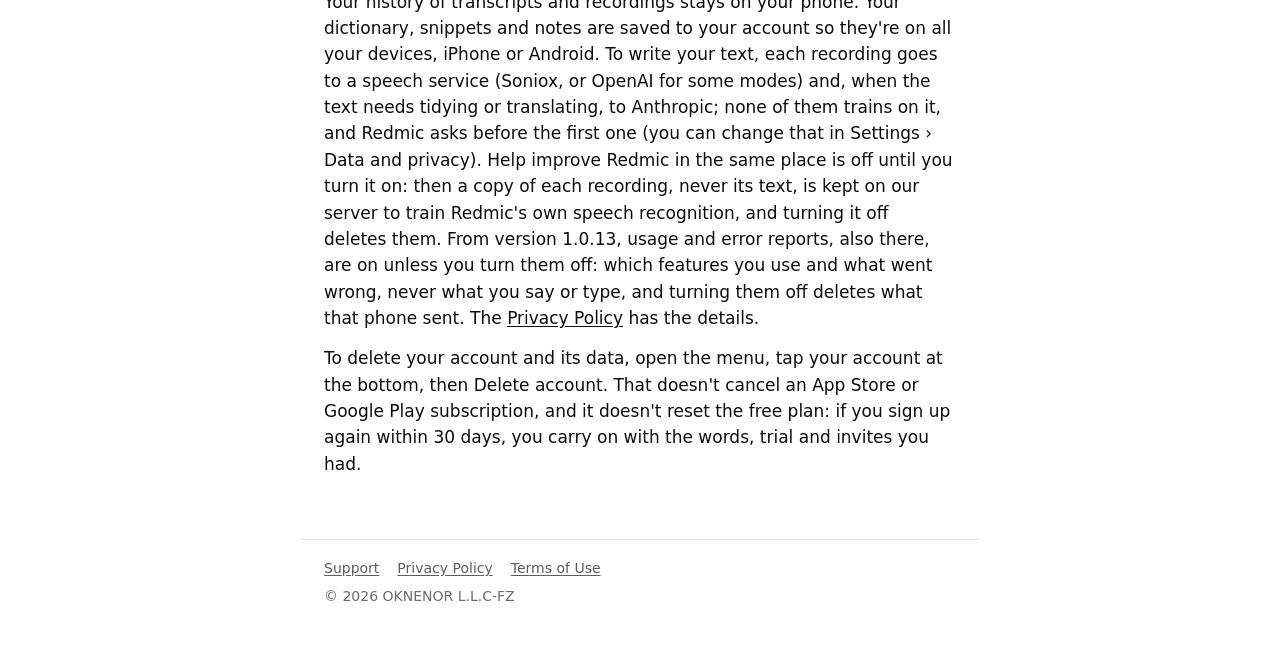
<file: support/index.html>
<!doctype html>
<html lang="en">
<head>
<meta charset="utf-8">
<meta name="viewport" content="width=device-width, initial-scale=1">
<meta name="color-scheme" content="light dark">
<title>Support · Redmic</title>
<meta name="description" content="Help with Redmic, and how to reach us.">
<link rel="stylesheet" href="../style.css">
</head>
<body>
<header class="site"><a class="brand" href="../" aria-label="Redmic"><svg class="logo" viewBox="0 0 103.49 24" width="4.3121em" height="1em" aria-hidden="true"><circle cx="12" cy="12" r="9.2" fill="none" stroke="currentColor" stroke-width="1.8"/><circle class="red" cx="12" cy="12" r="4.2"/><path fill="currentColor" fill-rule="evenodd" d="M86.75 3.37C85.97 3.54 85.37 4.09 85.13 4.85L85.07 5.05L85.07 5.41L85.07 5.78L85.16 6.02C85.46 6.89 86.23 7.45 87.11 7.45C88.24 7.45 89.16 6.53 89.16 5.4C89.16 4.65 88.77 3.99 88.1 3.6C88.03 3.56 87.86 3.49 87.73 3.45L87.49 3.37L87.18 3.36C87.01 3.35 86.81 3.36 86.75 3.37ZM60.79 6.7L60.79 9.51L60.56 9.29C60.11 8.88 59.64 8.59 59.09 8.41C58.55 8.23 58.05 8.15 57.41 8.15C56.57 8.16 55.91 8.31 55.16 8.67C53.66 9.41 52.55 10.82 52.12 12.57C51.98 13.18 51.94 13.49 51.94 14.18C51.94 14.88 51.98 15.19 52.12 15.79C52.49 17.29 53.35 18.55 54.58 19.37C55.02 19.66 55.7 19.96 56.24 20.09C56.99 20.26 57.97 20.25 58.75 20.06C59.48 19.87 60.05 19.56 60.59 19.05L60.79 18.85L60.79 19.38L60.79 19.9L62.5 19.9L64.22 19.9L64.22 11.9L64.22 3.89L62.5 3.89L60.79 3.89L60.79 6.7ZM58.85 11.49C59.8 11.74 60.44 12.38 60.7 13.38L60.77 13.62L60.77 14.18L60.77 14.74L60.7 14.99C60.44 15.98 59.81 16.62 58.85 16.88L58.59 16.95L58.09 16.95L57.58 16.95L57.34 16.89C56.59 16.69 56.04 16.27 55.7 15.63C55.41 15.09 55.29 14.36 55.4 13.67C55.57 12.48 56.35 11.66 57.52 11.44C57.65 11.42 57.85 11.41 58.15 11.41L58.59 11.42L58.85 11.49ZM72.17 8.18C71.51 8.27 70.97 8.46 70.52 8.77C70.28 8.92 69.97 9.21 69.83 9.4L69.75 9.51L69.75 8.99L69.75 8.47L68.04 8.47L66.32 8.47L66.32 14.18L66.32 19.9L68.04 19.9L69.75 19.9L69.75 16.53L69.75 13.16L69.79 12.91C69.92 12.08 70.35 11.55 71.03 11.36C71.24 11.3 71.78 11.3 71.99 11.35C72.25 11.41 72.51 11.55 72.68 11.72C72.94 11.99 73.07 12.28 73.14 12.75L73.18 13L73.18 16.45L73.18 19.9L74.9 19.9L76.61 19.9L76.61 16.53L76.61 13.16L76.65 12.91C76.78 12.08 77.21 11.55 77.89 11.36C78.1 11.3 78.64 11.3 78.85 11.35C79.11 11.41 79.37 11.55 79.54 11.72C79.8 11.99 79.93 12.28 80.01 12.75L80.04 13L80.04 16.45L80.04 19.9L81.76 19.9L83.48 19.9L83.47 16.09C83.46 12.1 83.46 12.18 83.34 11.6C83.22 11.01 82.97 10.39 82.65 9.91C82.42 9.56 81.94 9.08 81.59 8.85C81.14 8.55 80.67 8.36 80.11 8.24L79.8 8.18L79.26 8.16C78.85 8.15 78.66 8.16 78.41 8.19C77.34 8.33 76.56 8.73 75.96 9.46C75.88 9.55 75.82 9.62 75.81 9.62C75.8 9.62 75.74 9.56 75.68 9.48C75.41 9.12 74.94 8.72 74.54 8.52C74.33 8.41 73.97 8.29 73.68 8.23C73.48 8.19 73.32 8.17 72.88 8.17C72.58 8.16 72.26 8.17 72.17 8.18ZM85.4 14.18L85.4 19.9L87.11 19.9L88.83 19.9L88.83 14.18L88.83 8.47L87.11 8.47L85.4 8.47L85.4 14.18Z"/><path class="red" fill-rule="evenodd" d="M44.47 8.19C41.99 8.48 40.05 10.12 39.43 12.47C39.14 13.55 39.14 14.77 39.41 15.85C39.96 17.98 41.57 19.51 43.81 20.03C44.71 20.24 45.93 20.27 46.87 20.11C47.82 19.94 48.66 19.59 49.37 19.05C49.81 18.72 50.58 17.89 50.49 17.85C50.47 17.83 49.86 17.48 49.12 17.06L47.79 16.29L47.65 16.42C47.26 16.77 46.72 17.02 46.12 17.11C45.77 17.17 45.03 17.15 44.69 17.07C44.09 16.94 43.69 16.73 43.33 16.36C43.12 16.13 42.86 15.71 42.86 15.58C42.86 15.57 44.6 15.56 46.91 15.56L50.96 15.56L50.99 15.4C51.06 14.95 51.08 14.77 51.08 14.21C51.08 13.58 51.06 13.32 50.96 12.84C50.45 10.27 48.49 8.46 45.94 8.18C45.61 8.14 44.84 8.15 44.47 8.19ZM45.96 11.27C46.4 11.38 46.72 11.55 46.99 11.81C47.28 12.09 47.49 12.42 47.63 12.81L47.69 12.99L45.23 12.99C43.29 12.99 42.78 12.98 42.78 12.96C42.78 12.9 42.95 12.51 43.04 12.34C43.38 11.74 43.99 11.34 44.74 11.22C45.01 11.18 45.73 11.21 45.96 11.27ZM95.63 8.19C92.82 8.55 90.76 10.58 90.4 13.36C90.35 13.73 90.35 14.52 90.39 14.9C90.67 17.5 92.52 19.54 95.07 20.08C95.92 20.26 96.99 20.25 97.84 20.06C99.33 19.71 100.64 18.78 101.43 17.51C101.5 17.4 101.56 17.29 101.56 17.28C101.56 17.27 98.68 15.6 98.6 15.57C98.59 15.56 98.54 15.63 98.49 15.72C98.39 15.91 98.1 16.22 97.88 16.38C97.67 16.54 97.37 16.67 97.07 16.75L96.82 16.82L96.38 16.82L95.93 16.82L95.71 16.76C94.71 16.51 94.03 15.78 93.83 14.75C93.75 14.31 93.79 13.67 93.92 13.24C94.19 12.42 94.84 11.83 95.71 11.6L95.93 11.55L96.38 11.55L96.82 11.55L97.06 11.62C97.74 11.8 98.2 12.15 98.56 12.76L98.58 12.81L99.6 12.22C100.16 11.9 100.83 11.51 101.09 11.36C101.46 11.14 101.56 11.07 101.55 11.04C101.47 10.83 101.01 10.23 100.66 9.88C99.78 9 98.64 8.42 97.36 8.22C97 8.16 96 8.14 95.63 8.19ZM38.5 8.26C37.84 8.33 37.15 8.58 36.65 8.94C36.22 9.23 35.83 9.71 35.64 10.16C35.59 10.28 35.54 10.4 35.53 10.43C35.52 10.46 35.51 10.07 35.5 9.47L35.5 8.47L33.79 8.47L32.07 8.47L32.07 14.18L32.07 19.9L33.79 19.9L35.5 19.9L35.51 17.11L35.52 14.33L35.57 14.09C35.68 13.65 35.81 13.36 36.04 13.06C36.39 12.61 36.97 12.28 37.68 12.14C37.92 12.09 38.72 12.07 38.86 12.11L38.93 12.13L38.93 10.18L38.93 8.23L38.82 8.24C38.76 8.24 38.62 8.25 38.5 8.26Z"/></svg></a></header>
<main>
<h1>Redmic Support</h1>
<p>Write to <strong><a href="mailto:miralex13@gmail.com">miralex13@gmail.com</a></strong>, or in Redmic open Menu › Contact support. A message from the app comes with its version and your iOS version, which helps us look into it.</p>
<h2>Setting up the keyboard</h2>
<ol>
<li>Open Redmic and follow the setup. It takes you to Settings when it's time.</li>
<li>In Settings › Apps › Redmic › Keyboards, turn on Redmic and Allow Full Access.</li>
<li>In any app, touch and hold the globe key and choose Redmic.</li>
</ol>
<h2>Why does Redmic open when I tap the mic?</h2>
<p>Usually it doesn't: the keyboard listens by itself. It opens Redmic only when it needs the app, for example right after an update before Redmic has run once, and Redmic starts listening and takes you back to your app. From an app Redmic can't reopen, like Safari, swipe right along the bottom edge of the screen to go back, as Redmic's Home says; the keyboard is listening when you get there. After that the microphone stays ready in the background, shown by iOS's orange dot, and each tap dictates without leaving your app. Choose how long it stays ready in Redmic › Settings › Turn off after. When you lock your iPhone, the microphone turns off after about a minute, to save battery.</p>
<h2>Why does the keyboard need Full Access?</h2>
<p>So the keyboard can pass your dictation to the Redmic app, or send it to Redmic's server itself. Redmic doesn't record or send what you type.</p>
<h2>Redmic Pro</h2>
<p>Redmic is free with 1,000 words a week, after a 14-day trial of Pro (one per iPhone). Redmic Pro has no weekly limit. The free words are per account and per iPhone: a second account on the same iPhone shares them.</p>
<ul>
<li><strong>Subscribe:</strong> Menu › Upgrade to Pro.</li>
<li><strong>New iPhone:</strong> sign in, then tap Restore purchase on the same screen.</li>
<li><strong>Cancel:</strong> in iPhone Settings › Apple Account › Subscriptions. Apple manages subscriptions.</li>
<li><strong>Refunds:</strong> Apple handles them, at <a href="https://reportaproblem.apple.com">reportaproblem.apple.com</a>.</li>
</ul>
<h2>Invites</h2>
<p>Share your invite from Menu › Invite a friend. A friend who enters your code within 14 days of creating their account gets a month of Redmic Pro, and you get a month once they finish their first dictation, up to 12 months in total.</p>
<p>Got a code from a friend? Open their invite link on your iPhone and tap Open in Redmic, or enter the code under Menu › Invite a friend.</p>
<h2>Your data</h2>
<p>Your history of transcripts and recordings stays on your phone. Your dictionary, snippets and notes are saved to your account so they're on all your devices, iPhone or Android. To write your text, each recording goes to a speech service (Soniox, or OpenAI for some modes) and, when the text needs tidying or translating, to Anthropic; none of them trains on it, and Redmic asks before the first one (you can change that in Settings › Data and privacy). Help improve Redmic in the same place is off until you turn it on: then a copy of each recording, never its text, is kept on our server to train Redmic's own speech recognition, and turning it off deletes them. From version 1.0.13, usage and error reports, also there, are on unless you turn them off: which features you use and what went wrong, never what you say or type, and turning them off deletes what that phone sent. The <a href="../privacy/">Privacy Policy</a> has the details.</p>
<p>To delete your account and its data, open the menu, tap your account at the bottom, then Delete account. That doesn't cancel an App Store or Google Play subscription, and it doesn't reset the free plan: if you sign up again within 30 days, you carry on with the words, trial and invites you had.</p>
</main>
<footer class="site">
<nav><a href="../support/">Support</a><a href="../privacy/">Privacy Policy</a><a href="../terms/">Terms of Use</a></nav>
<p>© 2026 OKNENOR L.L.C-FZ</p>
</footer>
</body>
</html>
</file>
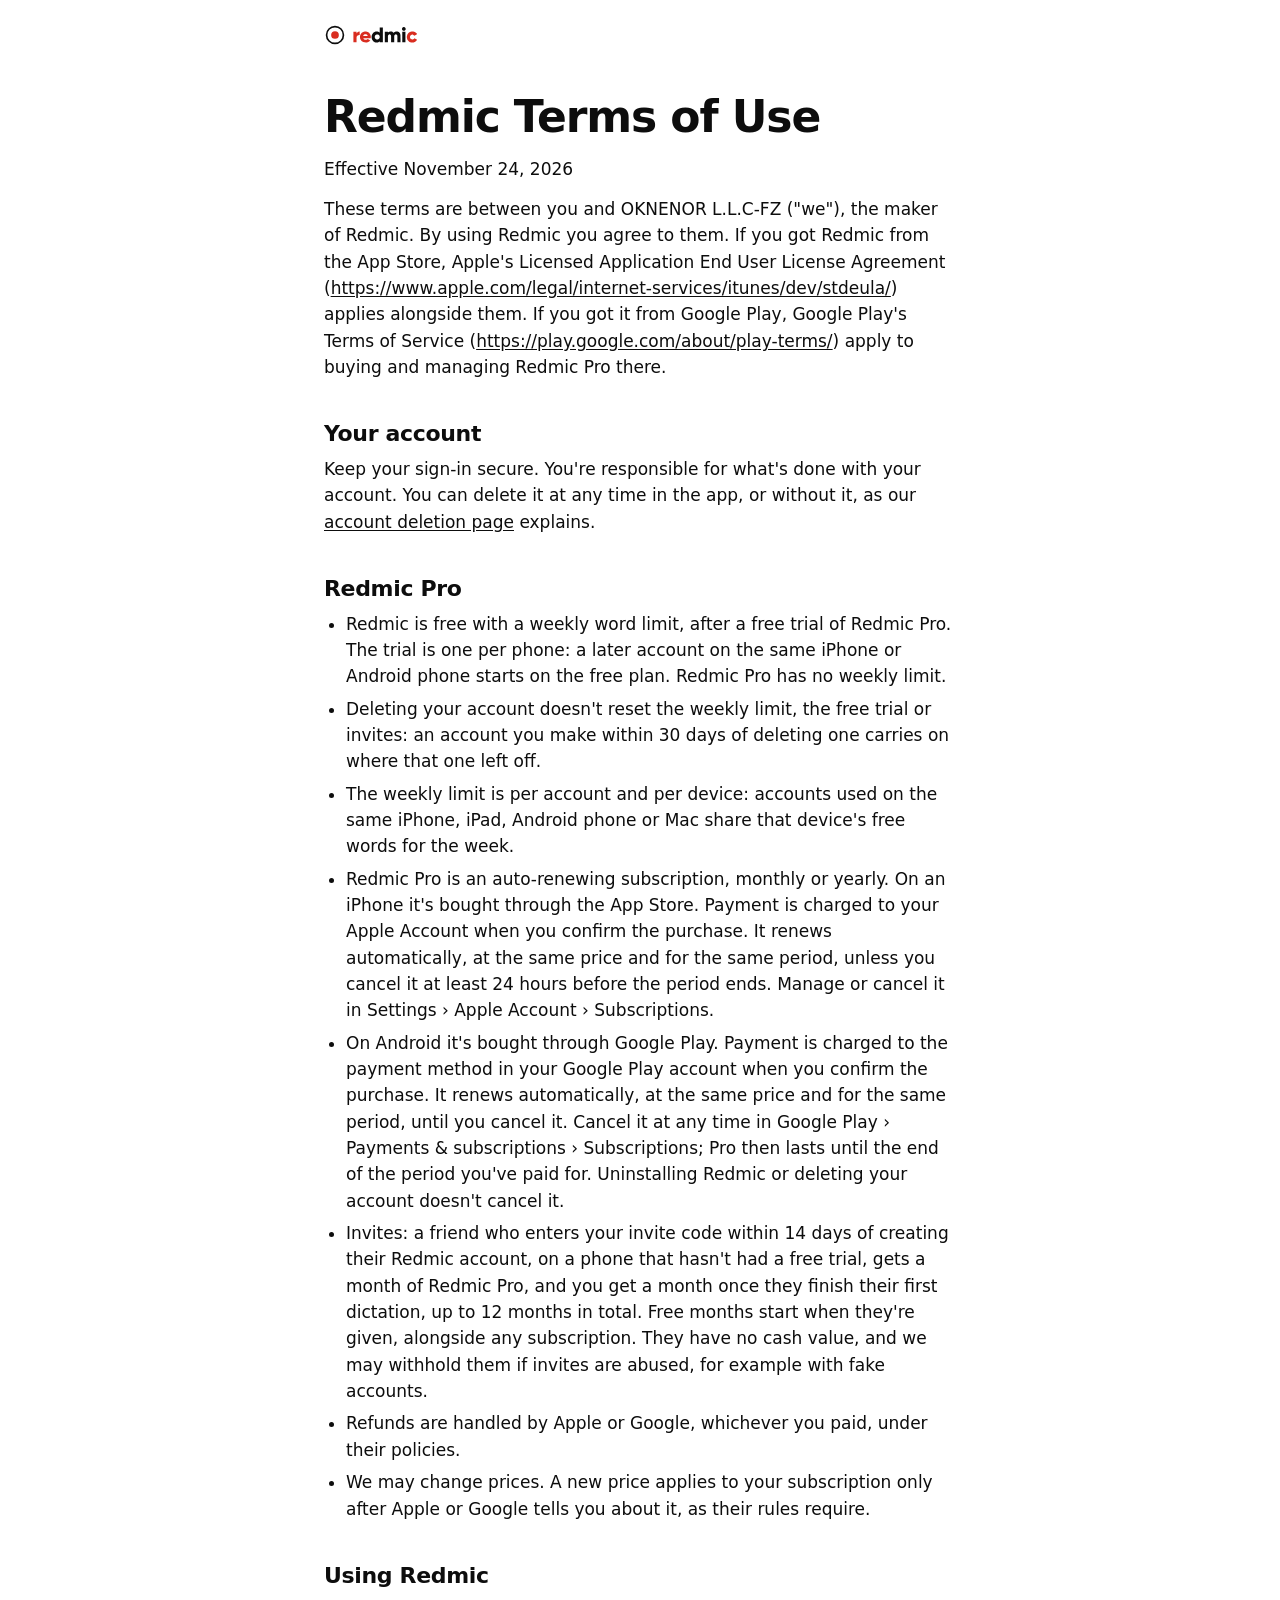
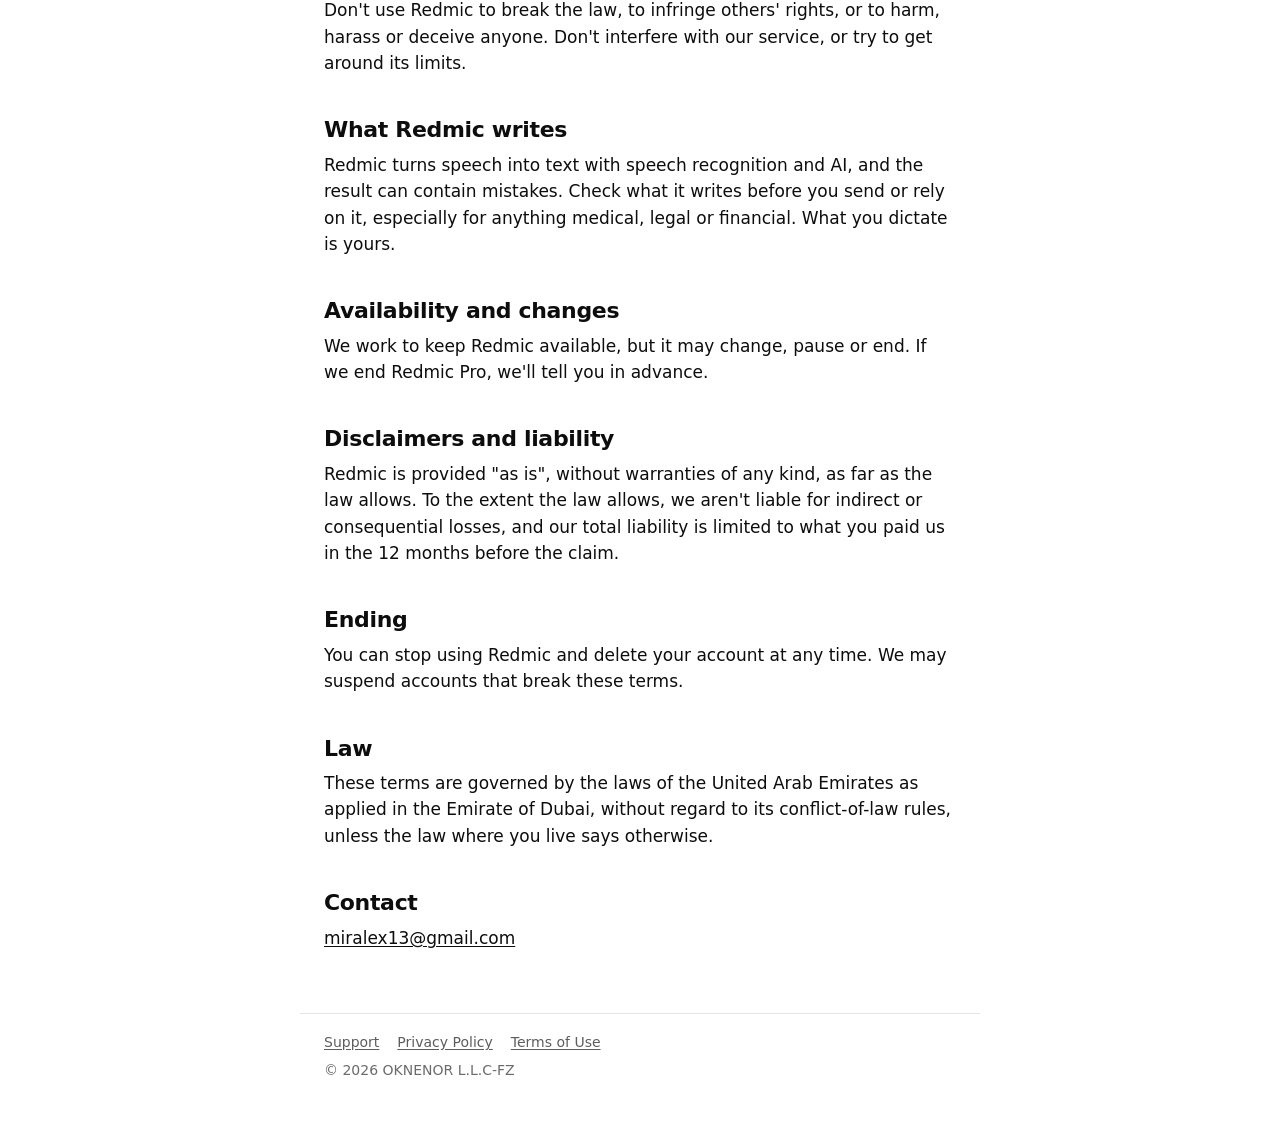
<file: terms/index.html>
<!doctype html>
<html lang="en">
<head>
<meta charset="utf-8">
<meta name="viewport" content="width=device-width, initial-scale=1">
<meta name="color-scheme" content="light dark">
<title>Terms of Use · Redmic</title>
<meta name="description" content="The terms for using Redmic and Redmic Pro.">
<link rel="stylesheet" href="../style.css">
</head>
<body>
<header class="site"><a class="brand" href="../" aria-label="Redmic"><svg class="logo" viewBox="0 0 103.49 24" width="4.3121em" height="1em" aria-hidden="true"><circle cx="12" cy="12" r="9.2" fill="none" stroke="currentColor" stroke-width="1.8"/><circle class="red" cx="12" cy="12" r="4.2"/><path fill="currentColor" fill-rule="evenodd" d="M86.75 3.37C85.97 3.54 85.37 4.09 85.13 4.85L85.07 5.05L85.07 5.41L85.07 5.78L85.16 6.02C85.46 6.89 86.23 7.45 87.11 7.45C88.24 7.45 89.16 6.53 89.16 5.4C89.16 4.65 88.77 3.99 88.1 3.6C88.03 3.56 87.86 3.49 87.73 3.45L87.49 3.37L87.18 3.36C87.01 3.35 86.81 3.36 86.75 3.37ZM60.79 6.7L60.79 9.51L60.56 9.29C60.11 8.88 59.64 8.59 59.09 8.41C58.55 8.23 58.05 8.15 57.41 8.15C56.57 8.16 55.91 8.31 55.16 8.67C53.66 9.41 52.55 10.82 52.12 12.57C51.98 13.18 51.94 13.49 51.94 14.18C51.94 14.88 51.98 15.19 52.12 15.79C52.49 17.29 53.35 18.55 54.58 19.37C55.02 19.66 55.7 19.96 56.24 20.09C56.99 20.26 57.97 20.25 58.75 20.06C59.48 19.87 60.05 19.56 60.59 19.05L60.79 18.85L60.79 19.38L60.79 19.9L62.5 19.9L64.22 19.9L64.22 11.9L64.22 3.89L62.5 3.89L60.79 3.89L60.79 6.7ZM58.85 11.49C59.8 11.74 60.44 12.38 60.7 13.38L60.77 13.62L60.77 14.18L60.77 14.74L60.7 14.99C60.44 15.98 59.81 16.62 58.85 16.88L58.59 16.95L58.09 16.95L57.58 16.95L57.34 16.89C56.59 16.69 56.04 16.27 55.7 15.63C55.41 15.09 55.29 14.36 55.4 13.67C55.57 12.48 56.35 11.66 57.52 11.44C57.65 11.42 57.85 11.41 58.15 11.41L58.59 11.42L58.85 11.49ZM72.17 8.18C71.51 8.27 70.97 8.46 70.52 8.77C70.28 8.92 69.97 9.21 69.83 9.4L69.75 9.51L69.75 8.99L69.75 8.47L68.04 8.47L66.32 8.47L66.32 14.18L66.32 19.9L68.04 19.9L69.75 19.9L69.75 16.53L69.75 13.16L69.79 12.91C69.92 12.08 70.35 11.55 71.03 11.36C71.24 11.3 71.78 11.3 71.99 11.35C72.25 11.41 72.51 11.55 72.68 11.72C72.94 11.99 73.07 12.28 73.14 12.75L73.18 13L73.18 16.45L73.18 19.9L74.9 19.9L76.61 19.9L76.61 16.53L76.61 13.16L76.65 12.91C76.78 12.08 77.21 11.55 77.89 11.36C78.1 11.3 78.64 11.3 78.85 11.35C79.11 11.41 79.37 11.55 79.54 11.72C79.8 11.99 79.93 12.28 80.01 12.75L80.04 13L80.04 16.45L80.04 19.9L81.76 19.9L83.48 19.9L83.47 16.09C83.46 12.1 83.46 12.18 83.34 11.6C83.22 11.01 82.97 10.39 82.65 9.91C82.42 9.56 81.94 9.08 81.59 8.85C81.14 8.55 80.67 8.36 80.11 8.24L79.8 8.18L79.26 8.16C78.85 8.15 78.66 8.16 78.41 8.19C77.34 8.33 76.56 8.73 75.96 9.46C75.88 9.55 75.82 9.62 75.81 9.62C75.8 9.62 75.74 9.56 75.68 9.48C75.41 9.12 74.94 8.72 74.54 8.52C74.33 8.41 73.97 8.29 73.68 8.23C73.48 8.19 73.32 8.17 72.88 8.17C72.58 8.16 72.26 8.17 72.17 8.18ZM85.4 14.18L85.4 19.9L87.11 19.9L88.83 19.9L88.83 14.18L88.83 8.47L87.11 8.47L85.4 8.47L85.4 14.18Z"/><path class="red" fill-rule="evenodd" d="M44.47 8.19C41.99 8.48 40.05 10.12 39.43 12.47C39.14 13.55 39.14 14.77 39.41 15.85C39.96 17.98 41.57 19.51 43.81 20.03C44.71 20.24 45.93 20.27 46.87 20.11C47.82 19.94 48.66 19.59 49.37 19.05C49.81 18.72 50.58 17.89 50.49 17.85C50.47 17.83 49.86 17.48 49.12 17.06L47.79 16.29L47.65 16.42C47.26 16.77 46.72 17.02 46.12 17.11C45.77 17.17 45.03 17.15 44.69 17.07C44.09 16.94 43.69 16.73 43.33 16.36C43.12 16.13 42.86 15.71 42.86 15.58C42.86 15.57 44.6 15.56 46.91 15.56L50.96 15.56L50.99 15.4C51.06 14.95 51.08 14.77 51.08 14.21C51.08 13.58 51.06 13.32 50.96 12.84C50.45 10.27 48.49 8.46 45.94 8.18C45.61 8.14 44.84 8.15 44.47 8.19ZM45.96 11.27C46.4 11.38 46.72 11.55 46.99 11.81C47.28 12.09 47.49 12.42 47.63 12.81L47.69 12.99L45.23 12.99C43.29 12.99 42.78 12.98 42.78 12.96C42.78 12.9 42.95 12.51 43.04 12.34C43.38 11.74 43.99 11.34 44.74 11.22C45.01 11.18 45.73 11.21 45.96 11.27ZM95.63 8.19C92.82 8.55 90.76 10.58 90.4 13.36C90.35 13.73 90.35 14.52 90.39 14.9C90.67 17.5 92.52 19.54 95.07 20.08C95.92 20.26 96.99 20.25 97.84 20.06C99.33 19.71 100.64 18.78 101.43 17.51C101.5 17.4 101.56 17.29 101.56 17.28C101.56 17.27 98.68 15.6 98.6 15.57C98.59 15.56 98.54 15.63 98.49 15.72C98.39 15.91 98.1 16.22 97.88 16.38C97.67 16.54 97.37 16.67 97.07 16.75L96.82 16.82L96.38 16.82L95.93 16.82L95.71 16.76C94.71 16.51 94.03 15.78 93.83 14.75C93.75 14.31 93.79 13.67 93.92 13.24C94.19 12.42 94.84 11.83 95.71 11.6L95.93 11.55L96.38 11.55L96.82 11.55L97.06 11.62C97.74 11.8 98.2 12.15 98.56 12.76L98.58 12.81L99.6 12.22C100.16 11.9 100.83 11.51 101.09 11.36C101.46 11.14 101.56 11.07 101.55 11.04C101.47 10.83 101.01 10.23 100.66 9.88C99.78 9 98.64 8.42 97.36 8.22C97 8.16 96 8.14 95.63 8.19ZM38.5 8.26C37.84 8.33 37.15 8.58 36.65 8.94C36.22 9.23 35.83 9.71 35.64 10.16C35.59 10.28 35.54 10.4 35.53 10.43C35.52 10.46 35.51 10.07 35.5 9.47L35.5 8.47L33.79 8.47L32.07 8.47L32.07 14.18L32.07 19.9L33.79 19.9L35.5 19.9L35.51 17.11L35.52 14.33L35.57 14.09C35.68 13.65 35.81 13.36 36.04 13.06C36.39 12.61 36.97 12.28 37.68 12.14C37.92 12.09 38.72 12.07 38.86 12.11L38.93 12.13L38.93 10.18L38.93 8.23L38.82 8.24C38.76 8.24 38.62 8.25 38.5 8.26Z"/></svg></a></header>
<main>
<h1>Redmic Terms of Use</h1>
<p>Effective November 24, 2026</p>
<p>These terms are between you and OKNENOR L.L.C-FZ (&quot;we&quot;), the maker of Redmic. By using Redmic you agree to them. If you got Redmic from the App Store, Apple's Licensed Application End User License Agreement (<a href="https://www.apple.com/legal/internet-services/itunes/dev/stdeula/">https://www.apple.com/legal/internet-services/itunes/dev/stdeula/</a>) applies alongside them. If you got it from Google Play, Google Play's Terms of Service (<a href="https://play.google.com/about/play-terms/">https://play.google.com/about/play-terms/</a>) apply to buying and managing Redmic Pro there.</p>
<h2>Your account</h2>
<p>Keep your sign-in secure. You're responsible for what's done with your account. You can delete it at any time in the app, or without it, as our <a href="../delete-account/">account deletion page</a> explains.</p>
<h2>Redmic Pro</h2>
<ul>
<li>Redmic is free with a weekly word limit, after a free trial of Redmic Pro. The trial is one per phone: a later account on the same iPhone or Android phone starts on the free plan. Redmic Pro has no weekly limit.</li>
<li>Deleting your account doesn't reset the weekly limit, the free trial or invites: an account you make within 30 days of deleting one carries on where that one left off.</li>
<li>The weekly limit is per account and per device: accounts used on the same iPhone, iPad, Android phone or Mac share that device's free words for the week.</li>
<li>Redmic Pro is an auto-renewing subscription, monthly or yearly. On an iPhone it's bought through the App Store. Payment is charged to your Apple Account when you confirm the purchase. It renews automatically, at the same price and for the same period, unless you cancel it at least 24 hours before the period ends. Manage or cancel it in Settings › Apple Account › Subscriptions.</li>
<li>On Android it's bought through Google Play. Payment is charged to the payment method in your Google Play account when you confirm the purchase. It renews automatically, at the same price and for the same period, until you cancel it. Cancel it at any time in Google Play › Payments &amp; subscriptions › Subscriptions; Pro then lasts until the end of the period you've paid for. Uninstalling Redmic or deleting your account doesn't cancel it.</li>
<li>Invites: a friend who enters your invite code within 14 days of creating their Redmic account, on a phone that hasn't had a free trial, gets a month of Redmic Pro, and you get a month once they finish their first dictation, up to 12 months in total. Free months start when they're given, alongside any subscription. They have no cash value, and we may withhold them if invites are abused, for example with fake accounts.</li>
<li>Refunds are handled by Apple or Google, whichever you paid, under their policies.</li>
<li>We may change prices. A new price applies to your subscription only after Apple or Google tells you about it, as their rules require.</li>
</ul>
<h2>Using Redmic</h2>
<p>Don't use Redmic to break the law, to infringe others' rights, or to harm, harass or deceive anyone. Don't interfere with our service, or try to get around its limits.</p>
<h2>What Redmic writes</h2>
<p>Redmic turns speech into text with speech recognition and AI, and the result can contain mistakes. Check what it writes before you send or rely on it, especially for anything medical, legal or financial. What you dictate is yours.</p>
<h2>Availability and changes</h2>
<p>We work to keep Redmic available, but it may change, pause or end. If we end Redmic Pro, we'll tell you in advance.</p>
<h2>Disclaimers and liability</h2>
<p>Redmic is provided &quot;as is&quot;, without warranties of any kind, as far as the law allows. To the extent the law allows, we aren't liable for indirect or consequential losses, and our total liability is limited to what you paid us in the 12 months before the claim.</p>
<h2>Ending</h2>
<p>You can stop using Redmic and delete your account at any time. We may suspend accounts that break these terms.</p>
<h2>Law</h2>
<p>These terms are governed by the laws of the United Arab Emirates as applied in the Emirate of Dubai, without regard to its conflict-of-law rules, unless the law where you live says otherwise.</p>
<h2>Contact</h2>
<p><a href="mailto:miralex13@gmail.com">miralex13@gmail.com</a></p>
</main>
<footer class="site">
<nav><a href="../support/">Support</a><a href="../privacy/">Privacy Policy</a><a href="../terms/">Terms of Use</a></nav>
<p>© 2026 OKNENOR L.L.C-FZ</p>
</footer>
</body>
</html>
</file>
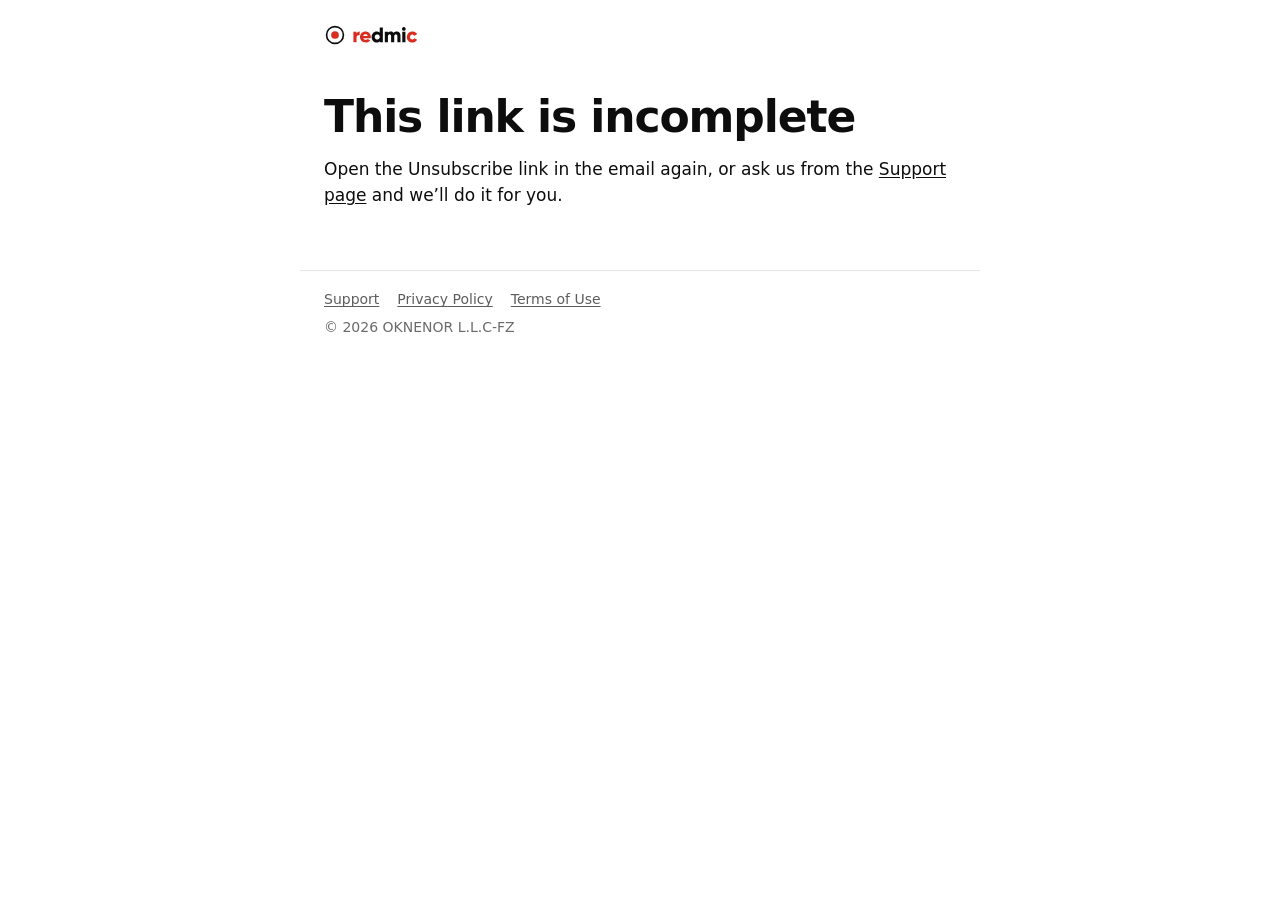
<file: unsubscribe/index.html>
<!doctype html>
<html lang="en">
<head>
<meta charset="utf-8">
<meta name="viewport" content="width=device-width, initial-scale=1">
<meta name="color-scheme" content="light dark">
<title>Unsubscribe · Redmic</title>
<meta name="description" content="Stop Redmic's tips and reminders.">
<link rel="stylesheet" href="../style.css">
</head>
<body>
<header class="site"><a class="brand" href="../" aria-label="Redmic"><svg class="logo" viewBox="0 0 103.49 24" width="4.3121em" height="1em" aria-hidden="true"><circle cx="12" cy="12" r="9.2" fill="none" stroke="currentColor" stroke-width="1.8"/><circle class="red" cx="12" cy="12" r="4.2"/><path fill="currentColor" fill-rule="evenodd" d="M86.75 3.37C85.97 3.54 85.37 4.09 85.13 4.85L85.07 5.05L85.07 5.41L85.07 5.78L85.16 6.02C85.46 6.89 86.23 7.45 87.11 7.45C88.24 7.45 89.16 6.53 89.16 5.4C89.16 4.65 88.77 3.99 88.1 3.6C88.03 3.56 87.86 3.49 87.73 3.45L87.49 3.37L87.18 3.36C87.01 3.35 86.81 3.36 86.75 3.37ZM60.79 6.7L60.79 9.51L60.56 9.29C60.11 8.88 59.64 8.59 59.09 8.41C58.55 8.23 58.05 8.15 57.41 8.15C56.57 8.16 55.91 8.31 55.16 8.67C53.66 9.41 52.55 10.82 52.12 12.57C51.98 13.18 51.94 13.49 51.94 14.18C51.94 14.88 51.98 15.19 52.12 15.79C52.49 17.29 53.35 18.55 54.58 19.37C55.02 19.66 55.7 19.96 56.24 20.09C56.99 20.26 57.97 20.25 58.75 20.06C59.48 19.87 60.05 19.56 60.59 19.05L60.79 18.85L60.79 19.38L60.79 19.9L62.5 19.9L64.22 19.9L64.22 11.9L64.22 3.89L62.5 3.89L60.79 3.89L60.79 6.7ZM58.85 11.49C59.8 11.74 60.44 12.38 60.7 13.38L60.77 13.62L60.77 14.18L60.77 14.74L60.7 14.99C60.44 15.98 59.81 16.62 58.85 16.88L58.59 16.95L58.09 16.95L57.58 16.95L57.34 16.89C56.59 16.69 56.04 16.27 55.7 15.63C55.41 15.09 55.29 14.36 55.4 13.67C55.57 12.48 56.35 11.66 57.52 11.44C57.65 11.42 57.85 11.41 58.15 11.41L58.59 11.42L58.85 11.49ZM72.17 8.18C71.51 8.27 70.97 8.46 70.52 8.77C70.28 8.92 69.97 9.21 69.83 9.4L69.75 9.51L69.75 8.99L69.75 8.47L68.04 8.47L66.32 8.47L66.32 14.18L66.32 19.9L68.04 19.9L69.75 19.9L69.75 16.53L69.75 13.16L69.79 12.91C69.92 12.08 70.35 11.55 71.03 11.36C71.24 11.3 71.78 11.3 71.99 11.35C72.25 11.41 72.51 11.55 72.68 11.72C72.94 11.99 73.07 12.28 73.14 12.75L73.18 13L73.18 16.45L73.18 19.9L74.9 19.9L76.61 19.9L76.61 16.53L76.61 13.16L76.65 12.91C76.78 12.08 77.21 11.55 77.89 11.36C78.1 11.3 78.64 11.3 78.85 11.35C79.11 11.41 79.37 11.55 79.54 11.72C79.8 11.99 79.93 12.28 80.01 12.75L80.04 13L80.04 16.45L80.04 19.9L81.76 19.9L83.48 19.9L83.47 16.09C83.46 12.1 83.46 12.18 83.34 11.6C83.22 11.01 82.97 10.39 82.65 9.91C82.42 9.56 81.94 9.08 81.59 8.85C81.14 8.55 80.67 8.36 80.11 8.24L79.8 8.18L79.26 8.16C78.85 8.15 78.66 8.16 78.41 8.19C77.34 8.33 76.56 8.73 75.96 9.46C75.88 9.55 75.82 9.62 75.81 9.62C75.8 9.62 75.74 9.56 75.68 9.48C75.41 9.12 74.94 8.72 74.54 8.52C74.33 8.41 73.97 8.29 73.68 8.23C73.48 8.19 73.32 8.17 72.88 8.17C72.58 8.16 72.26 8.17 72.17 8.18ZM85.4 14.18L85.4 19.9L87.11 19.9L88.83 19.9L88.83 14.18L88.83 8.47L87.11 8.47L85.4 8.47L85.4 14.18Z"/><path class="red" fill-rule="evenodd" d="M44.47 8.19C41.99 8.48 40.05 10.12 39.43 12.47C39.14 13.55 39.14 14.77 39.41 15.85C39.96 17.98 41.57 19.51 43.81 20.03C44.71 20.24 45.93 20.27 46.87 20.11C47.82 19.94 48.66 19.59 49.37 19.05C49.81 18.72 50.58 17.89 50.49 17.85C50.47 17.83 49.86 17.48 49.12 17.06L47.79 16.29L47.65 16.42C47.26 16.77 46.72 17.02 46.12 17.11C45.77 17.17 45.03 17.15 44.69 17.07C44.09 16.94 43.69 16.73 43.33 16.36C43.12 16.13 42.86 15.71 42.86 15.58C42.86 15.57 44.6 15.56 46.91 15.56L50.96 15.56L50.99 15.4C51.06 14.95 51.08 14.77 51.08 14.21C51.08 13.58 51.06 13.32 50.96 12.84C50.45 10.27 48.49 8.46 45.94 8.18C45.61 8.14 44.84 8.15 44.47 8.19ZM45.96 11.27C46.4 11.38 46.72 11.55 46.99 11.81C47.28 12.09 47.49 12.42 47.63 12.81L47.69 12.99L45.23 12.99C43.29 12.99 42.78 12.98 42.78 12.96C42.78 12.9 42.95 12.51 43.04 12.34C43.38 11.74 43.99 11.34 44.74 11.22C45.01 11.18 45.73 11.21 45.96 11.27ZM95.63 8.19C92.82 8.55 90.76 10.58 90.4 13.36C90.35 13.73 90.35 14.52 90.39 14.9C90.67 17.5 92.52 19.54 95.07 20.08C95.92 20.26 96.99 20.25 97.84 20.06C99.33 19.71 100.64 18.78 101.43 17.51C101.5 17.4 101.56 17.29 101.56 17.28C101.56 17.27 98.68 15.6 98.6 15.57C98.59 15.56 98.54 15.63 98.49 15.72C98.39 15.91 98.1 16.22 97.88 16.38C97.67 16.54 97.37 16.67 97.07 16.75L96.82 16.82L96.38 16.82L95.93 16.82L95.71 16.76C94.71 16.51 94.03 15.78 93.83 14.75C93.75 14.31 93.79 13.67 93.92 13.24C94.19 12.42 94.84 11.83 95.71 11.6L95.93 11.55L96.38 11.55L96.82 11.55L97.06 11.62C97.74 11.8 98.2 12.15 98.56 12.76L98.58 12.81L99.6 12.22C100.16 11.9 100.83 11.51 101.09 11.36C101.46 11.14 101.56 11.07 101.55 11.04C101.47 10.83 101.01 10.23 100.66 9.88C99.78 9 98.64 8.42 97.36 8.22C97 8.16 96 8.14 95.63 8.19ZM38.5 8.26C37.84 8.33 37.15 8.58 36.65 8.94C36.22 9.23 35.83 9.71 35.64 10.16C35.59 10.28 35.54 10.4 35.53 10.43C35.52 10.46 35.51 10.07 35.5 9.47L35.5 8.47L33.79 8.47L32.07 8.47L32.07 14.18L32.07 19.9L33.79 19.9L35.5 19.9L35.51 17.11L35.52 14.33L35.57 14.09C35.68 13.65 35.81 13.36 36.04 13.06C36.39 12.61 36.97 12.28 37.68 12.14C37.92 12.09 38.72 12.07 38.86 12.11L38.93 12.13L38.93 10.18L38.93 8.23L38.82 8.24C38.76 8.24 38.62 8.25 38.5 8.26Z"/></svg></a></header>
<main>
<h1 id="unsubscribe-title">Unsubscribe from Redmic’s emails?</h1>
<p id="unsubscribe-line">You’ll stop getting Redmic’s tips and reminders. Sign-in codes still come whenever you ask for one.</p>
<button id="unsubscribe-go" class="button" type="button">Unsubscribe</button>
<button id="unsubscribe-undo" class="button secondary" type="button" hidden>Subscribe again</button>
<p id="unsubscribe-error" class="fineprint" hidden></p>

<script>
  // The token comes from the email's link: …/unsubscribe/?t=<token>. Nothing changes until the
  // button is pressed, so a link scanner opening the page unsubscribes nobody.
  (() => {
    const endpoint = "https://aljjzxfzqbbmyfmardaj.supabase.co/functions/v1/email-preferences";
    const token = (new URLSearchParams(location.search).get("t") || "").trim();
    const title = document.getElementById("unsubscribe-title");
    const line = document.getElementById("unsubscribe-line");
    const go = document.getElementById("unsubscribe-go");
    const undo = document.getElementById("unsubscribe-undo");
    const error = document.getElementById("unsubscribe-error");
    if (!/^[0-9a-f-]{36}$/i.test(token)) {
      title.textContent = "This link is incomplete";
      line.innerHTML = "Open the Unsubscribe link in the email again, or ask us from the <a href=\"../support/\">Support page</a> and we’ll do it for you.";
      go.hidden = true;
      return;
    }
    async function send(action, button) {
      button.disabled = true;
      error.hidden = true;
      try {
        const response = await fetch(endpoint, {
          method: "POST",
          headers: { "Content-Type": "application/json" },
          body: JSON.stringify({ token, action }),
        });
        if (!response.ok) throw new Error(String(response.status));
        return true;
      } catch {
        error.innerHTML = "That didn’t work. Try again in a moment, or ask us from the <a href=\"../support/\">Support page</a>.";
        error.hidden = false;
        return false;
      } finally {
        button.disabled = false;
      }
    }
    go.addEventListener("click", async () => {
      if (!await send("unsubscribe", go)) return;
      title.textContent = "You’re unsubscribed";
      line.textContent = "You won’t get Redmic’s tips and reminders any more. Sign-in codes still come whenever you ask for one.";
      go.hidden = true;
      undo.hidden = false;
    });
    undo.addEventListener("click", async () => {
      if (!await send("resubscribe", undo)) return;
      title.textContent = "You’re subscribed again";
      line.textContent = "Redmic’s tips and reminders will come again.";
      undo.hidden = true;
    });
  })();
</script>
</main>
<footer class="site">
<nav><a href="../support/">Support</a><a href="../privacy/">Privacy Policy</a><a href="../terms/">Terms of Use</a></nav>
<p>© 2026 OKNENOR L.L.C-FZ</p>
</footer>
</body>
</html>
</file>
<file: home.css>
:root {
--canvas: #ffffff;
--fill: #f4f4f4;
--line: #e5e5e5;
--ink: #0d0d0d;
--second: #5d5d5d;
--third: #6b6b6b;
--faint: #c9c9c9;
--live: #d92d20;
--night: #000000;
--night-fill: #1c1c1e;
--night-line: #2c2c2e;
--night-ink: #ffffff;
--night-second: #a1a1a6;
--night-third: #86868b;
--night-live: #ff5247;
--font: -apple-system, BlinkMacSystemFont, "SF Pro Display", "SF Pro Text", system-ui, "Segoe UI", Roboto, "Helvetica Neue", Arial, sans-serif;
--ease: cubic-bezier(0.2, 0.7, 0.2, 1);
--nav-h: 52px;
--gutter: clamp(20px, 5vw, 56px);
--wide: 1120px;
--pw: min(74vw, 300px);
}
*, *::before, *::after { box-sizing: border-box; }
[hidden] { display: none !important; }
html {
-webkit-text-size-adjust: 100%;
text-size-adjust: 100%;
scroll-padding-top: calc(var(--nav-h) + 12px);
overflow-x: clip;
background: var(--canvas);
}
body {
margin: 0;
overflow-x: clip;
background: var(--canvas);
color: var(--ink);
font: 400 1.0625rem/1.5 var(--font);
-webkit-font-smoothing: antialiased;
text-rendering: optimizeLegibility;
}
h1, h2, h3, p, ul, ol, figure, blockquote, table { margin: 0; padding: 0; }
ul, ol { list-style: none; }
img, svg { display: block; max-width: 100%; }
img { height: auto; }
a { color: inherit; text-underline-offset: 3px; }
button { font: inherit; color: inherit; }
sup { font-size: 0.6em; line-height: 0; vertical-align: super; }
sup a { text-decoration: none; padding: 0 1px; }
sup a, .nav__brand, .nav__links a, .final__foot nav a { position: relative; }
sup a::after, .nav__brand::after, .nav__links a::after, .final__foot nav a::after { content: ""; position: absolute; inset: -12px -8px; }
:focus-visible { outline: 3px solid var(--ink); outline-offset: 3px; border-radius: 6px; }
.hero :focus-visible, .final :focus-visible, [data-nav="dark"] .nav :focus-visible,
.deck__card :focus-visible, .plans td:last-child :focus-visible { outline-color: var(--night-ink); }
.sr {
position: absolute; width: 1px; height: 1px; margin: -1px; padding: 0; overflow: hidden;
clip-path: inset(50%); white-space: nowrap; border: 0;
}
.nowrap { white-space: nowrap; }
.center { text-align: center; }
.skip {
position: fixed; left: 12px; top: -80px; z-index: 100;
padding: 10px 16px; border-radius: 999px; background: var(--canvas); color: var(--ink); font-weight: 600;
}
.skip:focus { top: 10px; }
.skip:focus-visible { outline-color: var(--live); }
h1 {
font-size: clamp(2.75rem, 10.5vw, 6rem);
line-height: 1.02; font-weight: 700; letter-spacing: -0.04em; word-spacing: 0.06em; text-wrap: balance;
}
h2, .h2 {
font-size: clamp(2.125rem, 6.2vw, 4rem);
line-height: 1.05; font-weight: 700; letter-spacing: -0.035em; word-spacing: 0.06em; text-wrap: balance;
}
h3 { font-size: clamp(1.25rem, 2.1vw, 1.5rem); line-height: 1.2; font-weight: 650; letter-spacing: -0.02em; }
.lead {
font-size: clamp(1.125rem, 1.7vw, 1.5rem);
line-height: 1.33; letter-spacing: -0.012em; color: var(--second); text-wrap: balance;
}
.eyebrow { font-size: 0.9375rem; font-weight: 600; letter-spacing: 0.01em; }
.kicker { font-size: clamp(1.25rem, 2.1vw, 1.5rem); line-height: 1.2; font-weight: 650; letter-spacing: -0.02em; }
.tag { font-size: 0.8125rem; font-weight: 600; letter-spacing: 0.02em; color: var(--third); }
.caption { font-size: 0.875rem; line-height: 1.45; color: var(--third); }
.fine { font-size: 0.8125rem; line-height: 1.45; }
.button {
display: inline-flex; align-items: center; justify-content: center;
min-height: 44px; padding: 8px 20px; border-radius: 999px;
background: var(--ink); color: var(--canvas); font-weight: 600; font-size: 0.9375rem; text-decoration: none;
transition: opacity 0.12s;
}
.button:active { opacity: 0.75; }
.button--small { min-height: 40px; padding: 4px 14px; font-size: 0.875rem; }
.stores { display: flex; flex-wrap: wrap; justify-content: center; gap: 14px; }
.store { display: block; border-radius: 9px; }
.store img { height: 48px; width: auto; }
.chip {
min-height: 40px; padding: 6px 16px; border-radius: 999px; border: 1.5px solid var(--ink);
background: none; color: var(--ink); font-weight: 600; font-size: 0.9375rem; cursor: pointer;
transition: background-color 0.2s, color 0.2s;
}
.chip[aria-pressed="true"] { background: var(--ink); color: var(--canvas); }
@media (forced-colors: active) {
.chip[aria-pressed="true"] { forced-color-adjust: none; background: Highlight; color: HighlightText; border-color: Highlight; }
.button { border: 1px solid; }
.card__icon img { forced-color-adjust: none; background: #f2f2f2; border-radius: 22px; filter: none; }
}
.wrap { max-width: var(--wide); margin: 0 auto; padding-left: var(--gutter); padding-right: var(--gutter); }
.wrap--narrow { max-width: 800px; }
.head { max-width: 52rem; margin: 0 auto clamp(40px, 6vw, 72px); text-align: center; }
.head .lead { max-width: 34rem; margin: 14px auto 0; }
.head--left { margin-left: 0; text-align: left; }
.head--left .lead { margin-left: 0; }
main > section { position: relative; background: var(--canvas); }
.reveals [data-reveal] {
opacity: 0; transform: translate3d(0, 24px, 0);
transition: opacity 0.7s var(--ease), transform 0.7s var(--ease);
transition-delay: calc(var(--i, 0) * 70ms);
}
.reveals [data-reveal].in { opacity: 1; transform: none; }
.nav {
position: fixed; inset: 0 0 auto 0; z-index: 50;
height: calc(var(--nav-h) + env(safe-area-inset-top, 0px));
padding: env(safe-area-inset-top, 0px) max(var(--gutter), env(safe-area-inset-right, 0px)) 0 max(var(--gutter), env(safe-area-inset-left, 0px));
display: flex; align-items: center; gap: 24px;
color: var(--ink);
background: rgba(255, 255, 255, 0.78);
-webkit-backdrop-filter: saturate(180%) blur(18px); backdrop-filter: saturate(180%) blur(18px);
border-bottom: 1px solid rgba(0, 0, 0, 0.08);
transition: background-color 0.25s, color 0.25s, border-color 0.25s;
}
.nav__brand { display: inline-flex; font-size: 20px; line-height: 1; color: inherit; text-decoration: none; border-radius: 6px; }
.logo { display: block; flex: none; }
.logo .red { fill: var(--live); }
.nav__links { display: none; margin-left: auto; gap: clamp(16px, 2.4vw, 32px); font-size: 0.875rem; }
.nav__links a { text-decoration: none; opacity: 0.82; }
.nav__links a:hover { opacity: 1; }
.nav__get { margin-left: auto; }
@media (min-width: 760px) {
.nav__links { display: flex; }
.nav__get { margin-left: 0; }
}
html[data-nav="dark"], html[data-nav="dark"] body { background: var(--night); }
[data-nav="dark"] .nav {
color: var(--night-ink); background: rgba(0, 0, 0, 0.55); border-bottom-color: rgba(255, 255, 255, 0.1);
}
[data-nav="dark"] .nav .logo .red { fill: var(--night-live); }
[data-nav="dark"] .nav__get { background: var(--night-ink); color: var(--ink); }
html:not(.js) .nav { position: absolute; }
.getbar {
position: fixed; z-index: 40; left: 50%; bottom: calc(14px + env(safe-area-inset-bottom, 0px));
transform: translate3d(-50%, 150%, 0); opacity: 0;
min-height: 48px; padding: 8px 26px; white-space: nowrap; box-shadow: 0 0 0 1px rgba(255, 255, 255, 0.22), 0 10px 30px rgba(0, 0, 0, 0.22);
transition: transform 0.45s var(--ease), opacity 0.3s;
}
.getbar.is-up { transform: translate3d(-50%, 0, 0); opacity: 1; }
.getbar:not(.is-up) { visibility: hidden; transition: transform 0.45s var(--ease), opacity 0.3s, visibility 0s 0.45s; }
@media (min-width: 760px) { .getbar { display: none !important; } }
@media (max-width: 759px) { html { scroll-padding-bottom: 84px; } }
@media (max-height: 320px) and (max-width: 480px) { .nav { position: absolute; } .getbar { display: none !important; } }
.phone {
--ph: calc(var(--pw) * 2.092);
--bezel: calc(var(--pw) * 0.035);
--corner: calc(var(--pw) * 0.165);
--depth: calc(var(--pw) * 0.085);
position: relative; width: var(--pw); height: var(--ph); flex: none;
}
.phone__front {
position: absolute; inset: 0; border-radius: var(--corner); overflow: hidden;
background: #0b0b0c;
box-shadow: inset 0 0 0 1px rgba(255, 255, 255, 0.2), inset 0 0 0 calc(var(--bezel) * 0.4) #1b1b1e;
}
.phone__screen {
position: absolute; inset: var(--bezel); overflow: hidden;
border-radius: calc(var(--corner) - var(--bezel));
background: var(--canvas);
font-size: calc((var(--pw) - 2 * var(--bezel)) / 402);
}
.phone__screen img { position: absolute; inset: 0; width: 100%; height: 100%; }
.phone--android { --ph: calc(var(--pw) * 1.7233); --corner: calc(var(--pw) * 0.115); }
.phone--flat .phone__front {
box-shadow: inset 0 0 0 1px rgba(255, 255, 255, 0.2), inset 0 0 0 calc(var(--bezel) * 0.4) #1b1b1e,
0 calc(var(--pw) * 0.12) calc(var(--pw) * 0.22) calc(var(--pw) * -0.1) rgba(0, 0, 0, 0.35),
0 calc(var(--pw) * 0.02) calc(var(--pw) * 0.05) rgba(0, 0, 0, 0.12);
}
.phone__tilt { position: absolute; inset: 0; }
.phone__rim, .phone__corner, .phone__back, .phone__glare, .phone__shadow { display: none; }
.scrub .phone--solid { perspective: 1500px; }
.scrub .phone--solid .phone__tilt { transform-style: preserve-3d; }
.scrub .phone--solid .phone__front { transform: translateZ(calc(var(--depth) / 2)); }
.scrub .phone--solid .phone__back {
display: block; position: absolute; inset: 0; border-radius: var(--corner);
background: #141416; transform: translateZ(calc(var(--depth) / -2));
}
.scrub .phone--solid .phone__rim { display: block; position: absolute; }
.scrub .phone--solid .phone__rim--top,
.scrub .phone--solid .phone__rim--bottom {
left: var(--corner); right: var(--corner); height: var(--depth);
background: linear-gradient(90deg, #2b2b2f, #5a5a60 16%, #303034 50%, #57575d 84%, #2b2b2f);
}
.scrub .phone--solid .phone__rim--top { top: calc(var(--depth) / -2); transform: rotateX(90deg); }
.scrub .phone--solid .phone__rim--bottom {
left: calc(var(--corner) - 1px); right: calc(var(--corner) - 1px);
bottom: calc(var(--depth) / -2); transform: rotateX(-90deg);
background: linear-gradient(90deg, #2b2b2f 0 10%, #5f3a37 32%, #4a3231 50%, #5f3a37 68%, #2b2b2f 90% 100%);
}
.scrub .phone--solid .phone__rim--left,
.scrub .phone--solid .phone__rim--right {
top: var(--corner); bottom: var(--corner); width: var(--depth);
background: linear-gradient(180deg, #2b2b2f, #5a5a60 10%, #303034 50%, #4c4c52 90%, #2b2b2f);
}
.scrub .phone--solid .phone__rim--left { left: calc(var(--depth) / -2); transform: rotateY(-90deg); }
.scrub .phone--solid .phone__rim--right { right: calc(var(--depth) / -2); transform: rotateY(90deg); }
.scrub .phone--solid .phone__corner {
display: block; position: absolute; width: var(--corner); height: var(--corner);
background: #2b2b2f; transform: translateZ(calc(var(--z) * var(--depth)));
}
.phone__corner--tl { top: 0; left: 0; border-top-left-radius: 100%; }
.phone__corner--tr { top: 0; right: 0; border-top-right-radius: 100%; }
.phone__corner--bl { bottom: 0; left: 0; border-bottom-left-radius: 100%; }
.phone__corner--br { bottom: 0; right: 0; border-bottom-right-radius: 100%; }
.scrub .phone--solid .phone__glare {
display: block; position: absolute; inset: 0 -100%; pointer-events: none;
background: linear-gradient(112deg, rgba(255, 255, 255, 0) 42%, rgba(255, 255, 255, 0.1) 49%, rgba(255, 255, 255, 0) 57%);
}
.scrub .phone--solid .phone__shadow {
display: block; position: absolute; left: -30%; right: -30%; bottom: -16%; height: 26%; pointer-events: none;
background: radial-gradient(closest-side, rgba(255, 82, 71, 0.34), rgba(255, 82, 71, 0));
}
.phone__screen[data-frame] img { transition: opacity 0.32s var(--ease); }
.phone__screen[data-frame] img:nth-of-type(n + 2) { opacity: 0; }
.phone__screen[data-frame="1"] img:nth-of-type(2),
.phone__screen[data-frame="2"] img:nth-of-type(3) { opacity: 1; }
html:not(.scrub) .phone__screen[data-frame] img:nth-of-type(3) { opacity: 1; }
.rings { position: absolute; pointer-events: none; opacity: 0; transition: opacity 0.25s; }
.phone__screen[data-frame="1"] .rings { opacity: 1; }
html:not(.scrub) .rings { display: none; }
.rings i {
position: absolute; inset: calc(var(--spread, 0) * -1em);
border: 2em solid var(--live); border-radius: 999em; opacity: var(--o, 0);
}
.probe { position: absolute; visibility: hidden; pointer-events: none; }
.stage { position: relative; }
.scrub .hero { height: calc(360svh + (100lvh - 100svh)); padding-bottom: calc(100lvh - 100svh); }
@media (min-width: 900px) { .scrub .hero { height: calc(440svh + (100lvh - 100svh)); } }
.scrub .scene[style*="--len"] { height: calc(var(--len) * 1svh); }
.scrub .hero > .stage, .scrub .scene[style*="--len"] > .stage {
position: sticky; top: 0; height: 100svh; overflow: clip;
}
.scrub .hero > .stage { overflow: visible; overflow-x: clip; }
.scrub .hero.is-white .hero__device, .scrub .hero.is-white .hero__plate { visibility: hidden; }
@media (pointer: coarse) {
.scrub .hero:not(.is-white) .hero__fade {
display: block; position: absolute; left: 0; right: 0; bottom: 0; pointer-events: none;
height: clamp(0px, (100svh - 100dvh + 1px) * 72, 72px);
background: linear-gradient(rgba(0, 0, 0, 0), #000);
}
}
.hero { background: var(--night); color: var(--night-ink); }
.hero .lead { color: var(--night-second); }
.hero .fine { color: var(--night-third); }
.hero .tag { color: var(--night-second); }
.hero .eyebrow { color: var(--night-second); }
.hero .phone { --pw: min(70vw, 300px); }
.hero .stage {
display: flex; flex-direction: column; align-items: center; gap: clamp(28px, 6vw, 56px);
padding: calc(var(--nav-h) + clamp(36px, 8vw, 88px)) var(--gutter) clamp(56px, 9vw, 104px);
text-align: center;
}
.hero__glow {
position: absolute; inset: 0; pointer-events: none;
background:
radial-gradient(60% 46% at 50% 100%, rgba(255, 82, 71, 0.3), rgba(255, 82, 71, 0) 70%),
radial-gradient(34% 26% at 50% 96%, rgba(255, 82, 71, 0.34), rgba(255, 82, 71, 0) 72%);
}
.hero__plate { display: none; position: absolute; inset: 0; pointer-events: none; }
.scrub .hero__plate { display: block; }
.hero__plate img { position: absolute; inset: 0; width: 100%; height: 100%; object-fit: cover; }
.hero__plate .slot-hero-plate-tall { display: none; }
@media (max-aspect-ratio: 4/5) {
.hero__plate .slot-hero-plate-tall { display: block; }
.hero__plate .slot-hero-plate-tall ~ .slot-hero-plate-wide { display: none; }
}
.scrub body[data-slots*="hero-plate"] .hero__glow { display: none; }
.scrub body[data-slots*="hero-plate"] .hero .fine { color: var(--night-second); }
@media (max-aspect-ratio: 4/5) {
.scrub body[data-slots~="hero-plate-tall"] .hero .fine { color: var(--night-ink); text-shadow: 0 0 10px rgba(0, 0, 0, 0.55); }
}
.hero__copy { position: relative; order: 1; display: grid; justify-items: center; gap: 16px; max-width: 60rem; }
.hero__copy .lead { max-width: 24em; }
.hero__copy .stores { margin-top: 10px; }
.hero__copy .fine { max-width: 30em; }
.hero__device { position: relative; order: 2; }
.hero__claim { position: relative; order: 3; display: grid; justify-items: center; gap: 14px; max-width: 46rem; }
.hero__say { position: relative; order: 4; display: grid; gap: 8px; max-width: 30rem; }
.say__line { font-size: clamp(1.125rem, 2.2vw, 1.5rem); line-height: 1.3; letter-spacing: -0.012em; }
.hero__writes { font-size: clamp(1.125rem, 2.2vw, 1.5rem); line-height: 1.3; letter-spacing: -0.012em; }
.hero__writes .tag { display: block; margin: 10px 0 8px; }
html:not(.scrub) .hero__say .tag { color: var(--faint); }
.hero__steps, .hero__curtain, .hero__fade { display: none; }
.scrub .hero .stage { display: block; padding: 0; }
.scrub .hero h1 { font-size: clamp(2.75rem, min(10.5vw, 13svh), 6rem); }
.scrub .hero::after {
content: ""; display: block; position: sticky; top: 100svh; pointer-events: none;
height: calc(100lvh - 100svh); margin-bottom: calc(100svh - 100lvh);
background:
radial-gradient(60vw 46svh at 50% 0, rgba(255, 82, 71, 0.3), rgba(255, 82, 71, 0) 70%),
radial-gradient(34vw 26svh at 50% -4svh, rgba(255, 82, 71, 0.34), rgba(255, 82, 71, 0) 72%);
}
.scrub .hero.is-white, .scrub .hero.is-white::after { background: var(--canvas); }
.scrub body[data-slots*="hero-plate"] .hero:not(.is-white)::after { background: none; }
.scrub .hero__device, .scrub .hero__claim, .scrub .hero__say, .scrub .hero__steps { pointer-events: none; }
.scrub .hero__device { transition: opacity 0.45s var(--ease); }
.scrub:not(.ready) .hero__device { opacity: 0; }
.scrub .hero .phone {
--pw: min(70vw, 440px, calc((100svh - var(--nav-h) - 120px) / 2.092));
}
.scrub .hero__copy {
position: absolute; left: 50%; top: calc(var(--nav-h) + clamp(18px, 6svh, 72px));
width: min(100% - 2 * var(--gutter), 60rem); margin-left: calc(min(100% - 2 * var(--gutter), 60rem) / -2);
gap: clamp(8px, 1.8svh, 16px);
}
.scrub .hero__device {
position: absolute; left: 50%; top: 50%;
width: var(--dw); height: var(--dh); margin: calc(var(--dh) / -2) 0 0 calc(var(--dw) / -2);
--dw: min(70vw, 440px, calc((100svh - var(--nav-h) - 120px) / 2.092)); --dh: calc(var(--dw) * 2.092);
}
.scrub .hero__claim {
position: absolute; left: 50%; top: calc(var(--nav-h) + clamp(12px, 4.5svh, 52px));
width: min(100% - 2 * var(--gutter), 46rem); margin-left: calc(min(100% - 2 * var(--gutter), 46rem) / -2);
opacity: 0; text-align: center;
}
.scrub .hero__curtain .hero__claim { opacity: 1; }
.scrub .hero__curtain .lead { color: var(--second); }
.scrub .hero__curtain {
display: block; position: absolute; inset: 0 0 -1px; z-index: 5; visibility: hidden;
background: var(--canvas); color: var(--ink);
}
.scrub .hero__writes { position: absolute; width: 1px; height: 1px; overflow: hidden; clip-path: inset(50%); white-space: nowrap; }
.scrub .hero__say {
position: absolute; left: var(--gutter); right: var(--gutter); top: calc(var(--nav-h) + clamp(6px, 1.6svh, 18px));
max-width: none; gap: 4px; text-align: center; opacity: 0;
}
.scrub .say__line { font-size: clamp(1rem, 4.4vw, 1.25rem); line-height: 1.28; }
.scrub .say__line .w { display: inline-block; opacity: 0.16; transition: opacity 0.3s; }
.scrub .say__line .w.on { opacity: 1; }
.say__line .w--filler { margin-right: 0.26em; }
.scrub .say__line .w--filler {
color: var(--night-live); max-width: 3em; white-space: nowrap;
transition: opacity 0.3s, transform 0.75s cubic-bezier(0.5, 0, 0.75, 0.3), max-width 0.5s var(--ease) 0.55s, margin 0.5s var(--ease) 0.55s;
}
.scrub .hero__say.is-clean .w--filler {
opacity: 0; max-width: 0; margin-right: 0; transform: translate3d(var(--dx, 0), var(--dy, 40px), 0) scale(0.2);
transition: opacity 0.45s 0.3s, transform 0.75s cubic-bezier(0.5, 0, 0.75, 0.3), max-width 0.5s var(--ease) 0.55s, margin 0.5s var(--ease) 0.55s;
}
.scrub .hero__steps {
display: block; position: absolute; z-index: 3; left: 50%; bottom: calc(18px + env(safe-area-inset-bottom, 0px));
transform: translateX(-50%); height: 40px; min-width: 9em;
}
.scrub .hero__steps li {
position: absolute; inset: 0; display: grid; place-items: center; padding: 0 18px; white-space: nowrap;
border-radius: 999px; background: rgba(28, 28, 30, 0.92); color: var(--night-ink); font-weight: 600; font-size: 0.9375rem;
opacity: 0; transform: translate3d(0, 8px, 0); transition: opacity 0.3s, transform 0.3s var(--ease);
}
.scrub .hero .stage[data-step="1"] .hero__steps li:nth-child(1),
.scrub .hero .stage[data-step="2"] .hero__steps li:nth-child(2),
.scrub .hero .stage[data-step="3"] .hero__steps li:nth-child(3) { opacity: 1; transform: none; }
@media (min-width: 900px) {
.scrub .hero__say {
left: auto; right: calc(50% + var(--side)); top: 50%; width: min(28vw, 22rem, calc(50vw - var(--side) - var(--gutter)));
transform: translateY(-50%); text-align: right; gap: 10px;
--side: calc(min(70vw, 440px, (100svh - var(--nav-h) - 120px) / 2.092) / 2 + clamp(28px, 4vw, 64px));
}
.scrub .say__line { font-size: clamp(1.25rem, 1.9vw, 1.75rem); }
.scrub .hero__steps {
left: calc(50% + var(--side)); bottom: auto; transform: none; height: 48px;
top: calc(50% + var(--nav-h) / 2 + min(70vw, 440px, (100svh - var(--nav-h) - 120px) / 2.092) * 0.284 - 24px);
--side: calc(min(70vw, 440px, (100svh - var(--nav-h) - 120px) / 2.092) / 2 + clamp(28px, 4vw, 64px));
}
.scrub .hero__steps li {
inset: 0 auto 0 0; padding: 0; background: none; font-size: clamp(1.25rem, 1.9vw, 1.75rem); letter-spacing: -0.012em;
transition: opacity 0.12s, transform 0.3s var(--ease);
}
.scrub .hero .stage[data-step="1"] .hero__steps li:nth-child(1),
.scrub .hero .stage[data-step="2"] .hero__steps li:nth-child(2),
.scrub .hero .stage[data-step="3"] .hero__steps li:nth-child(3) { transition-delay: 0.12s; }
}
.statement { padding: clamp(56px, 9vw, 120px) var(--gutter) clamp(88px, 15vw, 190px); }
.statement__text {
max-width: 19em; margin: 0 auto;
font-size: clamp(1.75rem, 4.6vw, 3.5rem); line-height: 1.12; font-weight: 650; letter-spacing: -0.03em; word-spacing: 0.05em;
}
.scrub .statement { margin-top: -52svh; min-height: 52svh; background: none; z-index: 6; }
.scrub .statement__text { opacity: 0; transition: opacity 0.25s; }
.scrub .hero.is-white ~ .statement .statement__text { opacity: 1; }
.scrub .statement__text .sw { color: var(--faint); transition: color 0.3s; }
.scrub .statement__text .sw.on { color: var(--ink); }
.life { display: flex; gap: 16px; overflow-x: auto; scrollbar-width: none; background: var(--canvas);
padding: 0 max(var(--gutter), (100% - var(--wide)) / 2 + var(--gutter)) clamp(56px, 8vw, 110px); }
.life:empty { display: none; }
.life::-webkit-scrollbar { display: none; }
.life img { flex: 1 0 min(82vw, 340px); width: 0; aspect-ratio: 3 / 2; object-fit: cover; border-radius: 28px; }
@media (min-width: 900px) { .life img { flex: 1 1 0; } }
.short { padding-bottom: clamp(72px, 11vw, 150px); }
.short .kicker { max-width: var(--wide); margin: 0 auto 22px; padding: 0 var(--gutter); }
.short__row {
display: flex; gap: 16px; overflow-x: auto; scroll-snap-type: x mandatory; scrollbar-width: none;
padding: 4px max(var(--gutter), (100% - var(--wide)) / 2 + var(--gutter)) 12px;
scroll-padding-left: max(var(--gutter), (100% - var(--wide)) / 2 + var(--gutter));
-webkit-overflow-scrolling: touch;
}
.short__row::-webkit-scrollbar { display: none; }
.card {
flex: 0 0 min(78vw, 300px); scroll-snap-align: start;
display: flex; flex-direction: column; gap: 10px; min-height: 300px; padding: 28px;
border-radius: 28px; background: var(--fill);
}
.card__icon { width: 48px; height: 48px; margin-bottom: auto; }
.card__icon svg { width: 48px; height: 48px; fill: none; stroke: var(--ink); stroke-width: 2.2; stroke-linecap: round; stroke-linejoin: round; }
.card__icon svg .live, .final__mark svg .live { fill: var(--live); stroke: none; }
.card__icon img { width: 92px; height: 92px; max-width: none; object-fit: contain; margin: -10px 0 0 -10px; filter: drop-shadow(0 8px 10px rgba(0, 0, 0, 0.14)); }
body[data-slots*="icon-"] .card__icon { width: 72px; height: 72px; }
.card__icon img ~ svg { display: none; }
.card h3 { margin-top: 26px; }
.card p { color: var(--second); text-wrap: pretty; }
.card > a { margin-top: 4px; font-weight: 600; text-decoration: none; }
.card > a:hover { text-decoration: underline; }
@media (min-width: 620px) and (max-width: 899px) and (hover: hover) and (pointer: fine) {
.short__row { display: grid; grid-template-columns: repeat(2, minmax(0, 1fr)); overflow: visible; scroll-snap-type: none; padding: 4px var(--gutter) 12px; }
.life { overflow: visible; }
.life img { flex: 1 1 0; }
}
@media (min-width: 900px) {
.short__row {
display: grid; grid-template-columns: repeat(3, minmax(0, 1fr)); overflow: visible; scroll-snap-type: none;
max-width: var(--wide); margin: 0 auto; padding: 4px var(--gutter) 12px;
}
.card { min-height: 264px; }
}
.modes { background: var(--canvas); }
.modes .stage { padding: clamp(72px, 10vw, 140px) 0; }
.modes__head { max-width: 56rem; margin: 0 auto clamp(32px, 5vw, 56px); padding: 0 var(--gutter); text-align: center; }
.modes__head .lead { max-width: 34rem; margin: 14px auto 0; }
.modes__body { max-width: var(--wide); margin: 0 auto; display: grid; gap: 20px; }
.spoken { margin: 0 var(--gutter); padding: 20px 22px; border-radius: 22px; background: var(--fill); }
.spoken blockquote { margin-top: 6px; font-size: clamp(1.0625rem, 1.8vw, 1.375rem); line-height: 1.35; letter-spacing: -0.012em; color: var(--second); }
.modes__tabs { display: flex; gap: 8px; overflow-x: auto; scrollbar-width: none; padding: 8px var(--gutter); margin: -6px 0; }
.modes__tabs::-webkit-scrollbar { display: none; }
.modes__tabs .chip { flex: none; }
@media (max-width: 430px), (min-width: 900px) and (max-width: 1099px) {
.modes__tabs { gap: 6px; }
.modes__tabs .chip { padding: 6px 10px; font-size: 0.875rem; }
}
@media (max-width: 371px) {
.modes__tabs { gap: 4px; }
.modes__tabs .chip { padding: 6px 8px; font-size: 0.8125rem; }
}
.deck {
display: flex; gap: 14px; overflow-x: auto; scroll-snap-type: x mandatory; scrollbar-width: none;
padding: 4px var(--gutter) 8px; scroll-padding-left: var(--gutter);
}
.deck::-webkit-scrollbar { display: none; }
.deck__card {
flex: 0 0 min(84vw, 420px); scroll-snap-align: start; min-height: 268px; padding: 26px;
border-radius: 28px; background: var(--ink); color: var(--canvas);
}
.deck__name { font-size: 1.25rem; font-weight: 650; letter-spacing: -0.02em; }
.deck__hint { margin-top: 2px; font-size: 0.9375rem; color: var(--night-second); }
.deck__text { margin-top: 22px; font-size: clamp(1.1875rem, 2.1vw, 1.625rem); line-height: 1.3; letter-spacing: -0.015em; }
.modes .caption { padding: 0 var(--gutter); }
.modes__menu { display: grid; gap: 10px; padding: 8px var(--gutter) 0; max-width: 460px; }
.slice { display: block; position: relative; overflow: hidden; width: 100%; border-radius: 20px; box-shadow: 0 0 0 1px var(--line); }
.slice > img, .layer > img { position: absolute; max-width: none; height: auto; }
@media (min-width: 900px) {
.modes__body { grid-template-columns: minmax(0, 0.9fr) minmax(0, 1.1fr); grid-template-rows: auto auto auto 1fr; column-gap: clamp(32px, 5vw, 72px); padding: 0 var(--gutter); align-items: start; }
.spoken { grid-column: 1; margin: 0; padding: 24px 26px; }
.modes__tabs { grid-column: 1; padding: 2px 0; margin: 0; overflow: visible; flex-wrap: wrap; }
.modes .caption { grid-column: 1; padding: 0; max-width: 26em; }
.modes__menu { grid-column: 1; padding: 6px 0 0; max-width: 340px; }
.deck { grid-column: 2; grid-row: 1 / span 4; overflow: visible; padding: 0; display: grid; align-self: start; perspective: 1400px; }
.deck__card {
grid-area: 1 / 1; min-height: 340px; padding: 34px;
--d: 0; transform-origin: 50% 0; z-index: calc(10 - var(--d));
transform: translate3d(0, calc(var(--d) * -26px), calc(var(--d) * -120px));
transition: transform 0.7s var(--ease), opacity 0.5s, background-color 0.5s;
box-shadow: 0 30px 60px -30px rgba(0, 0, 0, 0.45);
}
@supports (background: color-mix(in srgb, red, blue)) {
.deck__card { background: color-mix(in srgb, var(--ink), var(--canvas) calc(var(--d) * 13%)); }
}
.deck__card > * { opacity: calc(1 - var(--d)); transition: opacity 0.4s; }
.deck__card.is-gone { z-index: 11; transform: translate3d(0, -40px, 60px) rotateX(-12deg); opacity: 0; pointer-events: none; }
.modes__head .lead { max-width: 44rem; }
.deck__card:nth-child(1) { --d: 0; } .deck__card:nth-child(2) { --d: 1; } .deck__card:nth-child(3) { --d: 2; } .deck__card:nth-child(4) { --d: 3; }
html:not(.js) .deck { grid-template-columns: 1fr 1fr; gap: 14px; perspective: none; }
html:not(.js) .deck__card { grid-area: auto; transform: none; opacity: 1; min-height: 0; background: var(--ink); }
html:not(.js) .deck__card > * { opacity: 1; }
.scrub .modes .stage { display: grid; }
.scrub .modes[style*="--len"] .stage { align-content: center; padding: calc(var(--nav-h) + 12px) 0 12px; }
.scrub .modes[style*="--len"] .modes__head { margin-bottom: calc(clamp(12px, 3svh, 48px) + 28px); }
@media (max-height: 859px) { .scrub .modes[style*="--len"] .modes__menu { display: none; } }
}
html:not(.js) .modes__tabs { display: none; }
.translate { padding: clamp(72px, 10vw, 140px) 0; background: var(--fill); }
.translate__grid { display: grid; grid-template-columns: minmax(0, 1fr); gap: clamp(40px, 6vw, 72px); align-items: center; }
.translate__copy { display: grid; gap: 16px; justify-items: start; container-type: inline-size; }
.translate__copy > * { min-width: 0; max-width: 100%; }
.stat {
display: flex; flex-wrap: wrap; align-items: baseline; gap: 0.12em; margin-top: 12px;
font-size: clamp(4.5rem, 21vw, 10.5rem); font-size: clamp(4.5rem, 28cqi, 10.5rem); line-height: 0.9; font-weight: 700; letter-spacing: -0.055em;
}
@supports not (width: 1cqi) { .stat { flex-wrap: nowrap; } }
.stat i { font-style: normal; font-weight: 300; color: var(--faint); letter-spacing: 0; }
.stat__caption { font-size: 0.9375rem; color: var(--second); }
.translate .body { max-width: 30em; color: var(--second); }
.flip { width: 100%; max-width: 30em; margin-top: 8px; }
.flip__inner { display: grid; gap: 10px; }
.flip__face { padding: 20px 22px; border-radius: 22px; background: var(--canvas); }
.flip__face p + p { margin-top: 6px; font-size: 1.1875rem; line-height: 1.3; letter-spacing: -0.012em; }
.flip__face--back { background: var(--ink); color: var(--canvas); }
.flip__face--back .tag { color: var(--night-second); }
.scrub .flip { perspective: 1100px; }
.scrub .flip__inner { gap: 0; transform-style: preserve-3d; transition: transform 0.9s var(--ease); }
.scrub .flip__face { grid-area: 1 / 1; backface-visibility: hidden; -webkit-backface-visibility: hidden; }
.scrub .flip__face--back { transform: rotateX(180deg); }
.scrub .flip.is-turned .flip__inner { transform: rotateX(-180deg); }
.translate__device { display: grid; justify-items: center; gap: 22px; }
.translate__device .phone { --pw: min(66vw, 300px); }
.translate__device .caption { max-width: 24em; text-align: center; }
.translate__made:empty { display: none; }
.translate__made img { width: min(100%, 440px); border-radius: 28px; }
.translate__made:not(:empty) ~ .phone { display: none; }
@media (min-width: 900px) {
.translate__grid { grid-template-columns: minmax(0, 1.1fr) minmax(0, 0.9fr); }
.scrub .translate__device .phone { transform: perspective(1400px) rotateY(calc(var(--lean, 0) * -18deg - 6deg)) rotateX(2deg); }
}
.words { padding: clamp(72px, 10vw, 140px) 0; }
.trio { display: grid; gap: clamp(48px, 8vw, 72px) clamp(24px, 3vw, 40px); margin-bottom: 40px; }
.trio__item { display: grid; justify-items: center; align-content: start; gap: 10px; text-align: center; }
.trio__item .phone { --pw: min(62vw, 250px); margin-bottom: 18px; }
.trio__item .phone {
height: calc(var(--pw) * 1.52); overflow: hidden;
-webkit-mask-image: linear-gradient(#000 90%, transparent); mask-image: linear-gradient(#000 90%, transparent);
}
.trio__item .phone__front { inset: 0 0 auto 0; height: var(--ph); }
.trio__item p { max-width: 20em; color: var(--second); }
@media (min-width: 760px) {
.trio { grid-template-columns: repeat(3, minmax(0, 1fr)); }
.trio__item .phone { --pw: min(24vw, 250px); }
.trio__item--mid .phone { margin-top: -28px; margin-bottom: 46px; }
.scrub .trio__item .phone {
transform: perspective(1400px) rotateY(calc(var(--side, 0) * (6deg + var(--lean, 0) * 12deg))) translate3d(0, calc(var(--lean, 0) * 44px), 0);
}
.scrub .trio__item[data-lean="-1"] .phone { --side: 1; }
.scrub .trio__item[data-lean="1"] .phone { --side: -1; }
}
.keyboard { background: var(--fill); }
.keyboard .stage { padding: clamp(72px, 10vw, 140px) 0; display: grid; gap: clamp(32px, 5vw, 56px); }
.keyboard__head { max-width: 56rem; margin: 0 auto; padding: 0 var(--gutter); text-align: center; }
.keyboard__head .lead { max-width: 34rem; margin: 14px auto 0; }
.keyboard__body { max-width: var(--wide); width: 100%; margin: 0 auto; padding: 0 var(--gutter); display: grid; gap: 32px; align-items: center; }
.exploded { width: 100%; max-width: 520px; margin: 0 auto; }
.exploded__tilt { position: relative; border-radius: 18px; }
.layer { display: block; position: absolute; }
.layer--rows, .layer--bar, .layer--mic { overflow: hidden; }
.layer--bar { border-radius: 18px 18px 0 0; }
.layer--rows { border-radius: 0 0 18px 18px; }
.layer--mic { border-radius: 999px; }
.layer--rings { pointer-events: none; }
.layer--rings i { position: absolute; inset: calc(var(--spread, 0) * -1px); border: 2px solid var(--live); border-radius: 999px; opacity: var(--o, 0); }
.callouts { display: grid; gap: 12px; counter-reset: callout; max-width: 30em; margin: 0 auto; }
.callouts li { position: relative; padding-left: 44px; min-height: 30px; font-size: 1.0625rem; line-height: 1.4; counter-increment: callout; }
.callouts li::before {
content: counter(callout); position: absolute; left: 0; top: -1px; width: 30px; height: 30px; display: grid; place-items: center;
border-radius: 50%; border: 1.5px solid var(--ink); font-size: 0.875rem; font-weight: 650;
}
.keyboard__more { max-width: var(--wide); width: 100%; margin: 0 auto; padding: 0 var(--gutter); display: grid; gap: 14px; }
.keyboard__more ul { display: grid; gap: 14px; color: var(--second); }
.keyboard__more b { color: var(--ink); font-weight: 650; }
@media (min-width: 760px) { .keyboard__more ul { grid-template-columns: repeat(3, minmax(0, 1fr)); gap: 28px; } }
@media (min-width: 900px) {
.keyboard__body { grid-template-columns: minmax(0, 1.15fr) minmax(0, 0.85fr); gap: clamp(32px, 6vw, 88px); }
.scrub .keyboard[style*="--len"] .stage { align-content: center; padding: calc(var(--nav-h) + 8px) 0 16px; gap: clamp(12px, 3svh, 44px); }
.scrub .keyboard[style*="--len"] .exploded { max-width: min(520px, 58svh, 44.5vw); perspective: 1600px; margin-top: clamp(12px, 6svh, 72px); padding-bottom: 22px; }
@media (max-height: 779px) { .scrub .keyboard[style*="--len"] .keyboard__more { gap: 8px; } }
.scrub .keyboard[style*="--len"] .exploded__tilt { transform-style: preserve-3d; }
.scrub .keyboard[style*="--len"] .layer { backface-visibility: hidden; box-shadow: 0 0 0 1px rgba(0, 0, 0, 0.06); }
.scrub .keyboard[style*="--len"] .callouts li { opacity: 0.22; transition: opacity 0.4s; }
.scrub .keyboard[style*="--len"] .callouts li.on { opacity: 1; }
.scrub .keyboard[style*="--len"] .keyboard__more { opacity: 0; transition: opacity 0.5s; }
.scrub .keyboard[style*="--len"] .keyboard__more.on,
.scrub .keyboard[style*="--len"] .keyboard__more:focus-within { opacity: 1; }
}
.both { padding: clamp(72px, 10vw, 140px) 0 0; }
.pair { display: flex; justify-content: center; align-items: flex-end; gap: clamp(20px, 6vw, 88px); }
.pair li { display: grid; justify-items: center; gap: 18px; }
.pair .phone { --pw: min(40vw, 250px); }
.pair .store img { height: clamp(40px, 10.5vw, 48px); }
.pro { padding: clamp(72px, 10vw, 140px) 0; }
.pro .kicker { margin-bottom: 22px; }
.duo { display: grid; gap: 20px; }
.panel {
display: grid; grid-template-rows: auto 1fr; overflow: hidden;
border-radius: 32px; background: var(--fill);
}
.panel__copy { display: grid; gap: 12px; padding: clamp(28px, 4vw, 48px) clamp(24px, 4vw, 48px) 0; }
.panel__title { font-size: clamp(1.75rem, 3.6vw, 2.75rem); line-height: 1.05; font-weight: 700; letter-spacing: -0.035em; text-wrap: balance; }
.panel__copy > p:last-child { color: var(--second); max-width: 32em; }
.pro__made:empty { display: none; }
.pro__made { margin-bottom: 20px; }
.pro__made img { width: 100%; aspect-ratio: 4 / 3; object-fit: cover; object-position: 0 50%; border-radius: 32px; }
@media (max-width: 480px) { .pro__made img { aspect-ratio: 1 / 1; } }
@media (min-width: 760px) { .pro__made img { aspect-ratio: 2 / 1; object-position: 0 58%; } }
.panel__screen { display: grid; justify-items: center; gap: 16px; align-self: end; padding: clamp(24px, 4vw, 40px) 0 0; }
.panel__screen .phone { --pw: min(70vw, 300px); }
.panel__screen .caption { order: -1; padding: 0 24px; }
.panel__crop { width: 100%; height: calc(min(70vw, 300px) * 1.36); overflow: hidden; display: flex; justify-content: center; align-items: flex-start; padding-top: 6px; }
.panel__crop--end { align-items: flex-end; padding: 0 0 26px; -webkit-mask-image: linear-gradient(transparent, #000 16%); mask-image: linear-gradient(transparent, #000 16%); }
@media (min-width: 900px) { .duo { grid-template-columns: 1fr 1fr; } }
.privacy { padding: clamp(72px, 10vw, 140px) 0; background: var(--fill); }
.privacy__grid { display: grid; gap: clamp(32px, 5vw, 56px); }
.privacy .head { margin-bottom: 0; }
.tiles { display: grid; gap: 16px; }
.tile { display: grid; align-content: start; gap: 8px; padding: 26px; border-radius: 26px; background: var(--canvas); }
.tile p { color: var(--second); }
.tile__mark { width: 30px; height: 30px; margin-bottom: 18px; border-radius: 50%; border: 2.2px solid var(--ink); display: grid; place-items: center; }
.tile__mark--live::after { content: ""; width: 12px; height: 12px; border-radius: 50%; background: var(--live); }
.privacy__note { max-width: 46em; font-size: 0.9375rem; line-height: 1.5; color: var(--second); }
.privacy__note a { font-weight: 600; color: var(--ink); white-space: nowrap; }
@media (min-width: 620px) { .tiles { grid-template-columns: 1fr 1fr; } }
@media (min-width: 1000px) {
.privacy__grid { grid-template-columns: minmax(0, 0.8fr) minmax(0, 1.2fr); align-items: start; }
.privacy__note { grid-column: 2; }
.privacy .head { position: sticky; top: calc(var(--nav-h) + 40px); }
}
.pricing { padding: clamp(72px, 10vw, 140px) 0; }
.plans { width: 100%; max-width: 880px; margin: 0 auto 28px; border-collapse: separate; border-spacing: 0; table-layout: fixed; font-size: 0.9375rem; }
.plans th, .plans td { padding: 14px 10px; text-align: left; vertical-align: top; border-bottom: 1px solid var(--line); font-weight: 400; }
.plans thead th { padding-top: 18px; padding-bottom: 18px; font-size: 1.25rem; font-weight: 650; letter-spacing: -0.02em; border-bottom: 0; }
.plans thead th:first-child { width: 34%; }
.plans tbody th { color: var(--second); }
.plans td:last-child, .plans thead th:last-child { background: var(--ink); color: var(--canvas); border-bottom-color: #2c2c2e; padding-left: 16px; padding-right: 16px; }
.plans thead th:last-child { border-radius: 22px 22px 0 0; }
.plans tbody tr:last-child td:last-child { border-radius: 0 0 22px 22px; border-bottom: 0; padding-bottom: 20px; }
.plans tbody tr:last-child th, .plans tbody tr:last-child td { border-bottom: 0; font-weight: 600; }
.plans tbody tr:last-child th, .plans tbody tr:last-child td:not(:last-child) { color: var(--ink); }
@media (max-width: 619px) {
.plans thead th:first-child { width: 29%; }
.plans thead th:nth-child(2) { width: 25%; }
.plans th, .plans td { padding-left: 8px; padding-right: 8px; }
.plans td:last-child, .plans thead th:last-child { padding-left: 12px; padding-right: 12px; }
}
@media (max-width: 18.5em) { .plans .nowrap { white-space: normal; } .plans th, .plans td { overflow-wrap: anywhere; } }
@media (max-width: 339px) { .plans { font-size: 0.875rem; } .plans thead th:nth-child(2) { width: 26%; } }
@media (min-width: 620px) { .plans { font-size: 1.0625rem; } .plans th, .plans td { padding: 16px 22px; } .plans td:last-child, .plans thead th:last-child { padding-left: 26px; padding-right: 26px; } }
.faq { padding: clamp(72px, 10vw, 140px) 0 clamp(48px, 7vw, 96px); background: var(--fill); }
.faq h2 { margin-bottom: clamp(24px, 4vw, 44px); }
.faq details { border-top: 1px solid var(--line); }
.faq details:last-of-type { border-bottom: 1px solid var(--line); }
.faq summary {
display: flex; align-items: center; justify-content: space-between; gap: 16px; padding: 20px 0; cursor: pointer;
font-size: clamp(1.0625rem, 1.8vw, 1.25rem); font-weight: 650; letter-spacing: -0.015em; list-style: none;
}
.faq summary::-webkit-details-marker { display: none; }
.faq summary::after {
content: "+"; content: "+" / "";
flex: none; width: 1em; text-align: center; font-size: 1.625rem; font-weight: 300; line-height: 1;
transition: transform 0.3s var(--ease);
}
.faq details[open] summary::after { transform: rotate(45deg); }
.faq details p { max-width: 42em; padding-bottom: 14px; color: var(--second); }
.faq details p:last-child { padding-bottom: 24px; }
.faq details b { color: var(--ink); font-weight: 650; }
.faq .caption { margin-top: 22px; }
.notes { padding: 28px 0 44px; background: var(--fill); }
.notes ol { list-style: decimal; display: grid; gap: 8px; font-size: 0.75rem; line-height: 1.5; color: var(--third); }
.notes li { margin-left: 1.4em; padding-left: 2px; scroll-margin-top: calc(var(--nav-h) + 24px); }
.notes li:target { color: var(--ink); }
.final { position: relative; overflow: clip; background: var(--night); color: var(--night-ink); text-align: center; }
.final__plate { position: absolute; inset: 0; pointer-events: none; }
.final__plate img { position: absolute; inset: 0; width: 100%; height: 100%; object-fit: cover; object-position: 50% 100%; }
.final::before {
content: ""; position: absolute; inset: 0; pointer-events: none;
background: radial-gradient(70% 55% at 50% 108%, rgba(255, 82, 71, 0.32), rgba(255, 82, 71, 0) 70%);
}
body[data-slots~="cta-plate-wide"] .final::before { display: none; }
.final__inner { position: relative; display: grid; justify-items: center; gap: 18px; padding: clamp(96px, 15vw, 190px) var(--gutter) clamp(72px, 10vw, 130px); }
.final__mark { position: relative; width: 96px; height: 96px; margin-bottom: 14px; color: var(--night-ink); }
.final__mark svg { width: 96px; height: 96px; }
.final__mark svg .live { fill: var(--night-live); }
.final__mark::before {
content: ""; position: absolute; inset: -60%; border-radius: 50%; pointer-events: none;
background: radial-gradient(closest-side, rgba(255, 82, 71, 0.5), rgba(255, 82, 71, 0) 70%);
animation: rec 3.2s ease-in-out infinite;
}
body[data-slots~="cta-ring"] .final__mark { width: min(80vw, 420px); height: auto; aspect-ratio: 16 / 9; margin-bottom: 0; }
body[data-slots~="cta-ring"] .final__mark::before { display: none; }
.final__mark img { width: 100%; height: auto; mix-blend-mode: screen; }
.final__mark img ~ svg { display: none; }
@keyframes rec { 0%, 100% { opacity: 0.55; transform: scale(0.9); } 50% { opacity: 1; transform: scale(1.08); } }
.final .lead { color: var(--night-second); }
.final .stores { margin-top: 14px; }
.final__foot {
position: relative; display: grid; justify-items: center; gap: 10px;
padding: 26px var(--gutter) calc(96px + env(safe-area-inset-bottom, 0px));
border-top: 1px solid rgba(255, 255, 255, 0.1); font-size: 0.8125rem; color: var(--night-third);
}
.final__foot nav { display: flex; flex-wrap: wrap; justify-content: center; gap: 6px 22px; }
.final__foot nav a { color: var(--night-second); }
body[data-slots~="cta-plate-wide"] .final__foot {
background: linear-gradient(rgba(0, 0, 0, 0.5), rgba(0, 0, 0, 0.66)); border-top-color: rgba(255, 255, 255, 0.14); color: rgba(255, 255, 255, 0.84);
}
body[data-slots~="cta-plate-wide"] .final__foot nav a { color: var(--night-ink); }
body[data-slots~="cta-plate-wide"] .final__foot::before {
content: ""; position: absolute; left: 0; right: 0; bottom: calc(100% + 1px); height: clamp(72px, 10vw, 130px); pointer-events: none;
background: linear-gradient(rgba(0, 0, 0, 0), rgba(0, 0, 0, 0.5));
}
@media (max-width: 759px) {
body[data-slots~="cta-plate-wide"] .final__foot { background: linear-gradient(rgba(0, 0, 0, 0.5), rgba(0, 0, 0, 0.66) calc(100% - 96px - env(safe-area-inset-bottom, 0px)), #000); }
}
.final__marks { max-width: 62em; font-size: 0.6875rem; line-height: 1.5; }
@media (min-width: 760px) { .final__foot { padding-bottom: 40px; } }
@media (prefers-reduced-motion: reduce) {
*, *::before, *::after { animation: none !important; transition: none !important; scroll-behavior: auto !important; }
}
@media print {
.nav { position: absolute; color: var(--night-ink); background: var(--night); border-bottom-color: rgba(255, 255, 255, 0.1); }
.nav .logo .red { fill: var(--night-live); }
.nav__get { background: var(--night-ink); color: var(--ink); }
.skip, .getbar { display: none !important; }
[data-reveal] { opacity: 1 !important; transform: none !important; }
.hero, .final, .nav, .button, .deck__card, .plans td:last-child, .plans thead th:last-child, .flip__face--back { -webkit-print-color-adjust: exact; print-color-adjust: exact; }
html, body, html[data-nav="dark"], html[data-nav="dark"] body { background: #fff; }
.short__row, .deck { flex-wrap: wrap; overflow: visible; }
.card, .deck__card { flex: 1 1 40%; break-inside: avoid; }
.life { overflow: visible; }
.life img { flex: 1 1 0; }
.deck { grid-template-columns: 1fr 1fr; gap: 14px; perspective: none; }
.deck__card { grid-area: auto; transform: none !important; opacity: 1 !important; min-height: 0; background: var(--ink); box-shadow: none; }
.deck__card > * { opacity: 1 !important; }
.modes__tabs { display: none; }
.phone, .panel__crop, .spoken, .flip__face, .tile, .exploded, .final__inner { break-inside: avoid; }
.panel__crop { height: auto; overflow: visible; padding: 6px 0 26px; -webkit-mask-image: none; mask-image: none; }
.trio__item .phone { height: var(--ph); margin: 0 0 18px; overflow: visible; -webkit-mask-image: none; mask-image: none; }
.privacy .head { position: static; }
.translate__grid { align-items: start; }
.translate__made img { width: min(100%, 360px); }
.pro__made img { aspect-ratio: 2 / 1; object-position: 0 58%; }
.phone--flat .phone__front { box-shadow: inset 0 0 0 1px rgba(255, 255, 255, 0.2), inset 0 0 0 calc(var(--bezel) * 0.4) #1b1b1e; }
}
@media print and (min-width: 900px) { .duo { break-before: page; } }
.still *, .still *::before, .still *::after { animation-play-state: paused !important; transition: none !important; }
</file>
<file: style.css>
/* Redmic's website. The colours are the app's (MurmurBrand's tokens) and the type is the system
   font, as in the app; the logo's letters are Gilroy ExtraBold, drawn as outlines. Red appears only
   in the logo: the mark's dot and the r, e and c of "redmic", which spell REC. */

:root {
  --canvas: #ffffff;
  --fill: #f4f4f4;
  --line: #e5e5e5;
  --ink: #0d0d0d;
  --on-ink: #ffffff;
  --second: #5d5d5d;
  --third: #6b6b6b;
  --live: #d92d20;
}

@media (prefers-color-scheme: dark) {
  :root {
    --canvas: #121212;
    --fill: #2c2c2e;
    --line: #3a3a3c;
    --ink: #ffffff;
    --on-ink: #0d0d0d;
    --second: #c7c7cc;
    --third: #a0a0a6;
    --live: #ff5247;
  }
}

* { box-sizing: border-box; }
[hidden] { display: none !important; }
html { -webkit-text-size-adjust: 100%; }

body {
  margin: 0;
  background: var(--canvas);
  color: var(--ink);
  font: 400 17px/1.55 -apple-system, BlinkMacSystemFont, "Segoe UI", system-ui, Roboto, "Helvetica Neue", Arial, sans-serif;
}

header.site, main, footer.site { max-width: 680px; margin: 0 auto; padding-left: 24px; padding-right: 24px; }
header.site { padding-top: 24px; }
main { padding-bottom: 48px; }

/* The logo: the mark (a dot in a ring) and the name in lowercase, as in the app. It is 1em high. */
.logo { display: block; flex: none; }
.logo .red { fill: var(--live); }
.brand { display: inline-flex; color: var(--ink); text-decoration: none; font-size: 22px; line-height: 1; }

h1 { font-size: clamp(32px, 8vw, 44px); line-height: 1.1; font-weight: 700; letter-spacing: -0.025em; margin: 40px 0 14px; }
h2 { font-size: 22px; line-height: 1.25; font-weight: 700; letter-spacing: -0.015em; margin: 40px 0 8px; }
h3 { font-size: 17px; font-weight: 600; margin: 24px 0 4px; }
p, ul, ol { margin: 0 0 14px; }
ul, ol { padding-left: 22px; }
li { margin: 6px 0; }
a { color: var(--ink); text-underline-offset: 2px; }
strong { font-weight: 600; }
code { font: 15px ui-monospace, SFMono-Regular, Menlo, monospace; background: var(--fill); padding: 1px 6px; border-radius: 6px; }

footer.site { border-top: 1px solid var(--line); padding-top: 18px; padding-bottom: 40px; color: var(--third); font-size: 14px; }
footer.site nav { display: flex; flex-wrap: wrap; gap: 6px 18px; margin-bottom: 6px; }
footer.site a { color: var(--second); }

/* Home */
.lede { font-size: 19px; color: var(--second); }
.note { display: inline-block; border: 1.5px solid var(--ink); border-radius: 999px; padding: 4px 12px; font-weight: 600; font-size: 14px; }
.button.store { display: inline-flex; padding: 8px 28px; margin: 6px 0 4px; }
.features { list-style: none; padding: 0; }
.features li { margin: 0; padding: 14px 0; border-top: 1px solid var(--line); }
.features li:last-child { border-bottom: 1px solid var(--line); }

/* Invite */
.gift { background: var(--ink); color: var(--on-ink); border-radius: 20px; padding: 40px 20px 34px; text-align: center; margin: 22px 0; }
.gift-mark { display: flex; align-items: center; justify-content: center; gap: 12px; margin: 0 0 14px; }
.gift-mark .logo { font-size: 40px; }
.gift-pro { border: 1.5px solid currentColor; border-radius: 999px; padding: 3px 10px; font-weight: 600; font-size: 15px; }
.gift-line { margin: 0; font-size: 15px; font-weight: 600; }
.codebox { display: flex; align-items: center; gap: 12px; background: var(--fill); border-radius: 16px; padding: 10px 10px 10px 16px; margin: 18px 0 12px; }
.codebox-label { color: var(--third); font-size: 14px; }
.codebox-code { flex: 1; font: 600 20px ui-monospace, SFMono-Regular, Menlo, monospace; letter-spacing: 0.08em; }
.codebox-copy { font: inherit; font-size: 15px; font-weight: 600; border: 1.5px solid var(--ink); border-radius: 999px; padding: 8px 16px; background: none; color: var(--ink); cursor: pointer; }
.button { display: flex; align-items: center; justify-content: center; min-height: 56px; border-radius: 999px; padding: 8px 20px; margin: 10px 0; font-weight: 600; text-decoration: none; background: var(--ink); color: var(--on-ink); }
.button.secondary { background: none; color: var(--ink); border: 1.5px solid var(--ink); }
.fineprint { color: var(--third); font-size: 14px; }

/* The pages the lifecycle emails link to: open, unsubscribe, score. */
button.button { width: 100%; font: inherit; font-weight: 600; border: 0; cursor: pointer; }
button.button.secondary { border: 1.5px solid var(--ink); }
button.button[disabled] { opacity: 0.5; cursor: default; }
.scale { display: grid; grid-template-columns: repeat(10, 1fr); gap: 6px; margin: 18px 0 8px; }
.scale button { min-height: 44px; padding: 0; border: 0; border-radius: 10px; background: var(--fill); color: var(--ink); font: inherit; font-weight: 600; cursor: pointer; }
.scale button[aria-pressed="true"] { background: var(--ink); color: var(--on-ink); }
.scale-ends { display: flex; justify-content: space-between; margin: 0 0 24px; color: var(--third); font-size: 14px; }
label { display: block; margin: 0 0 8px; font-weight: 600; }
textarea { width: 100%; padding: 12px 14px; border: 0; border-radius: 14px; background: var(--fill); color: var(--ink); font: inherit; resize: vertical; }
</file>
